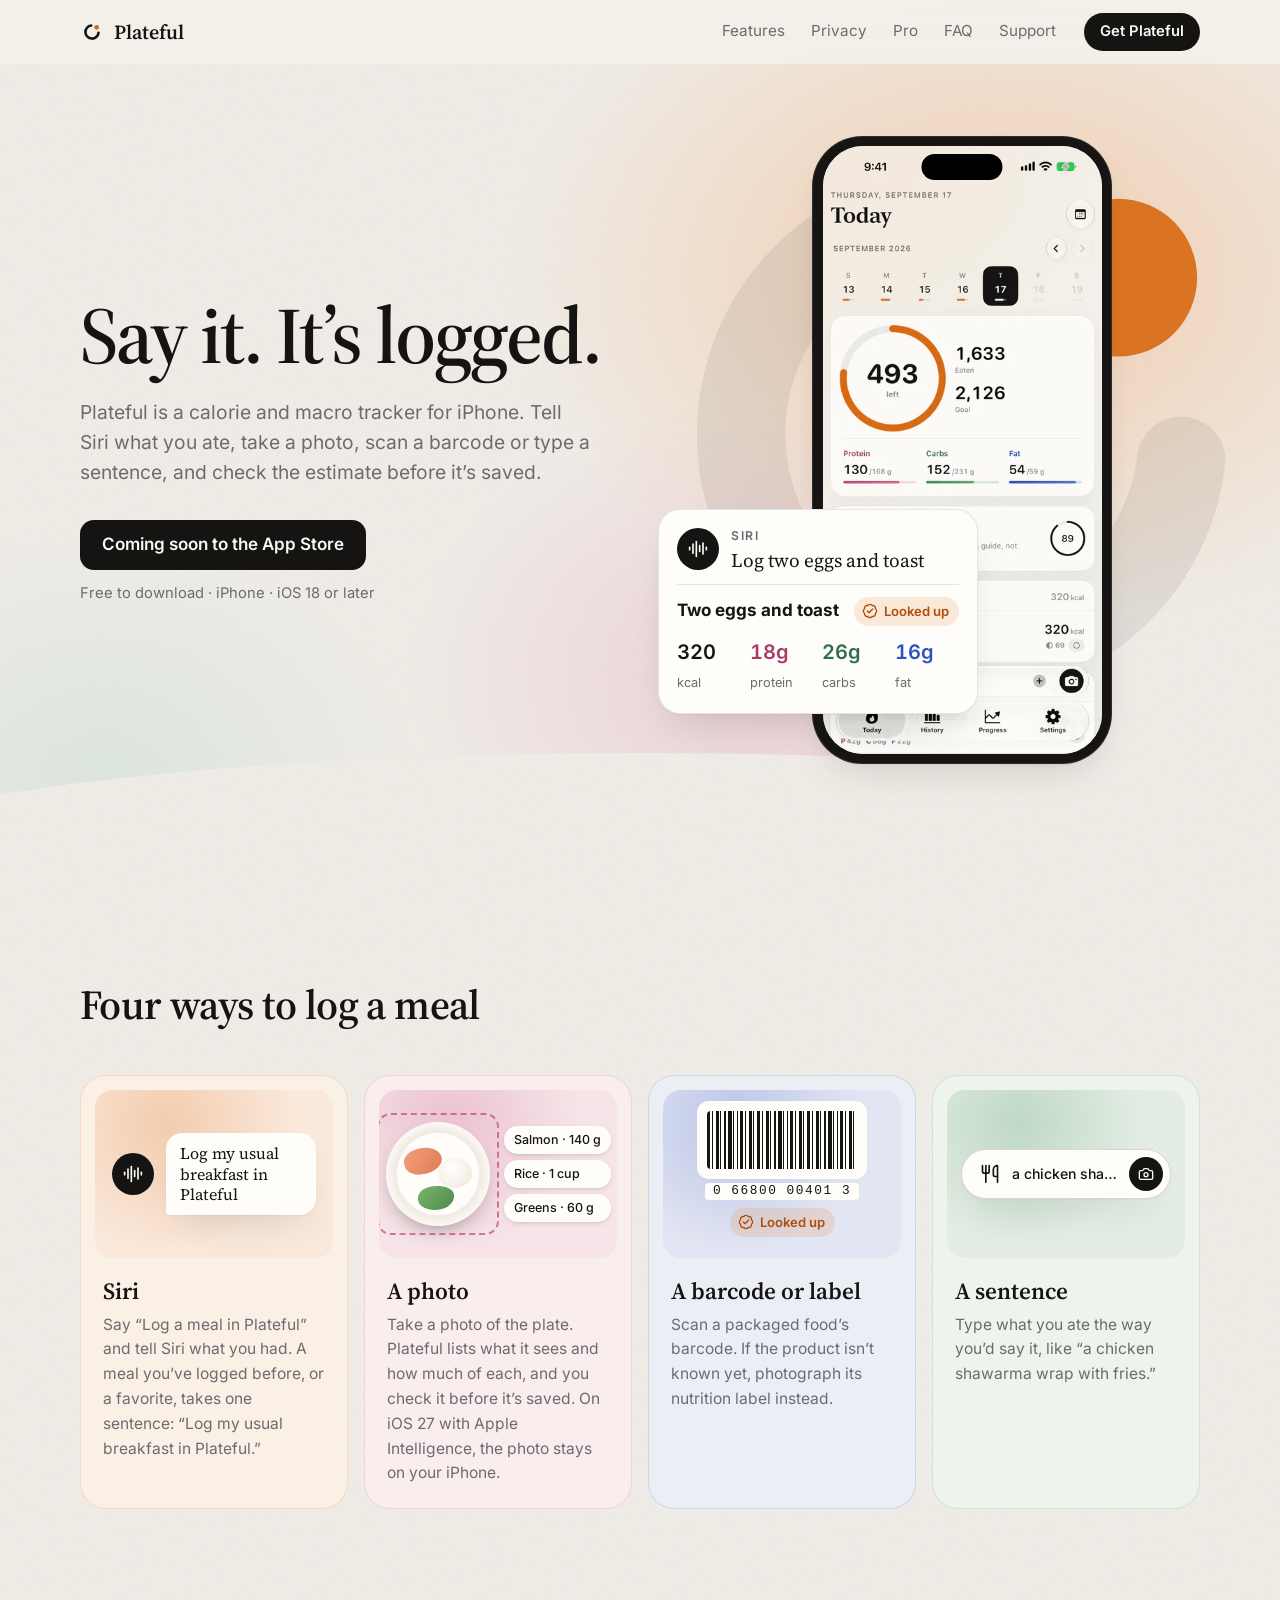
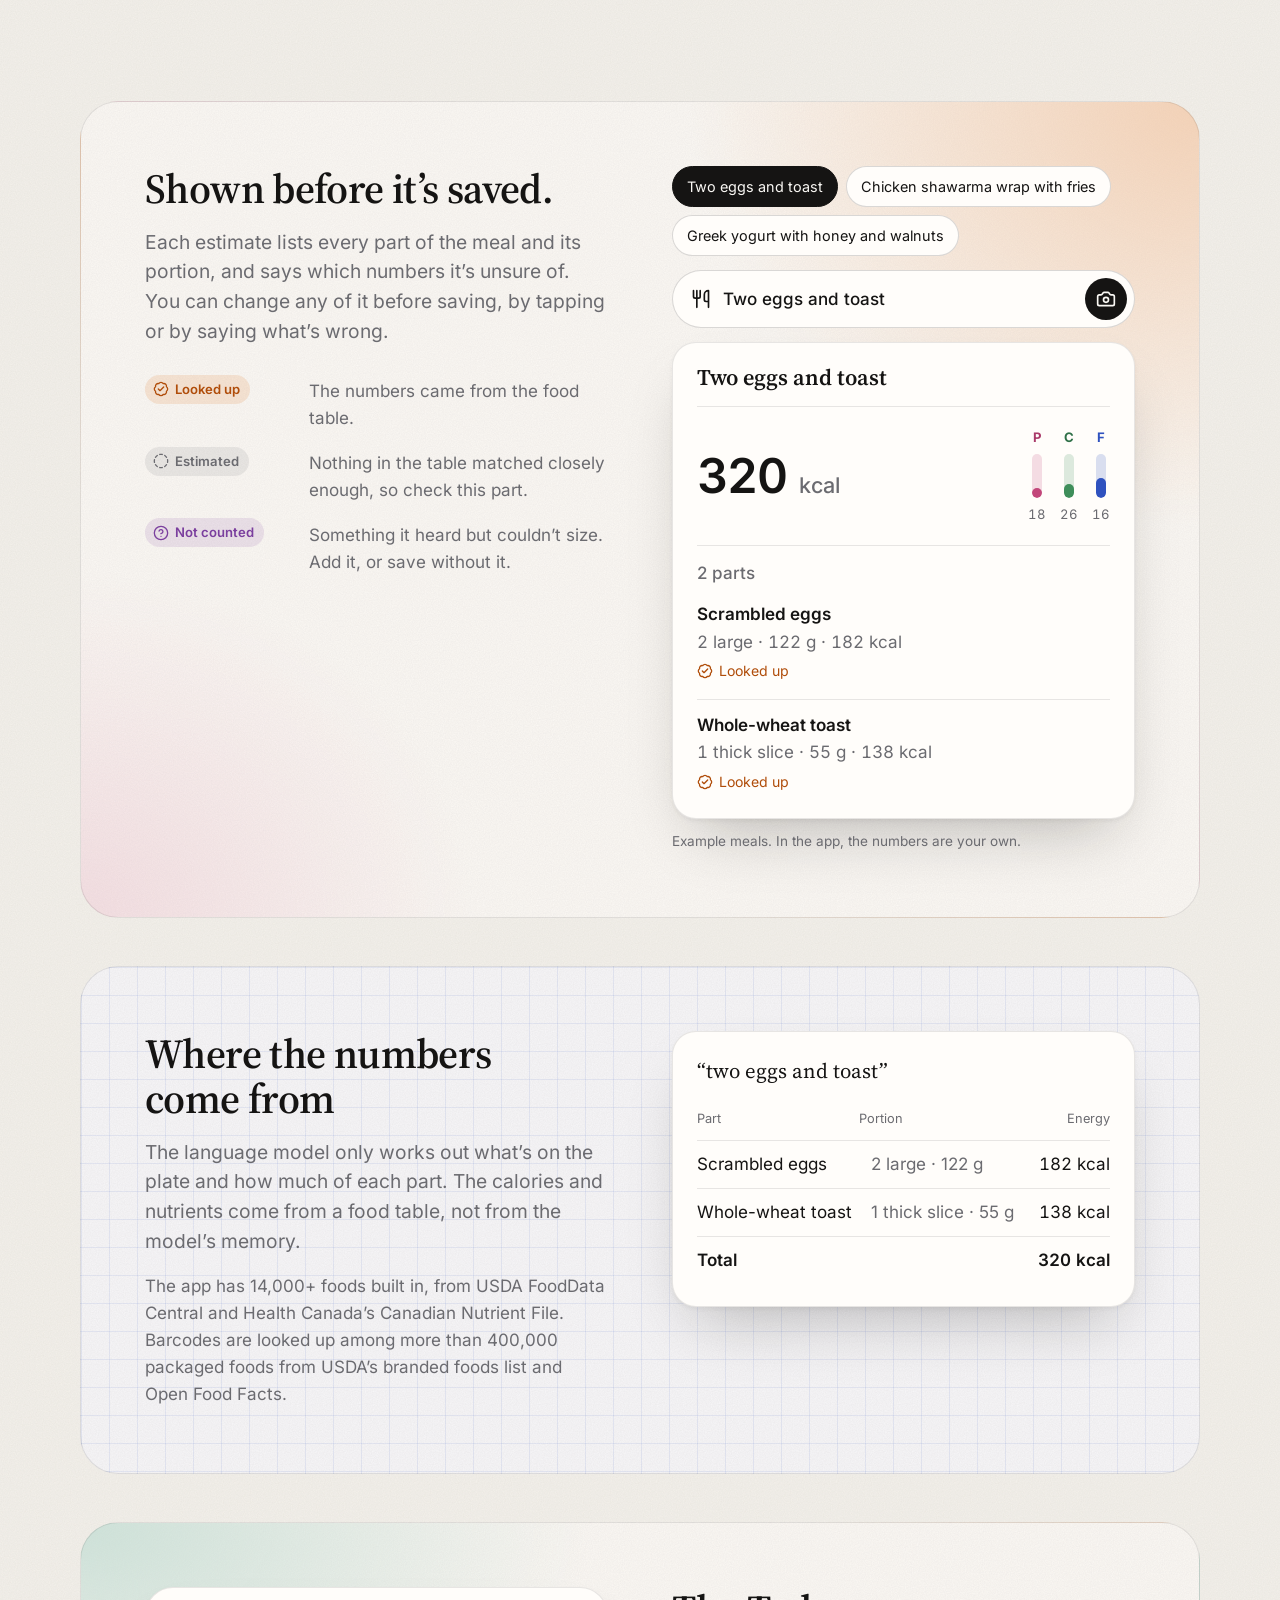
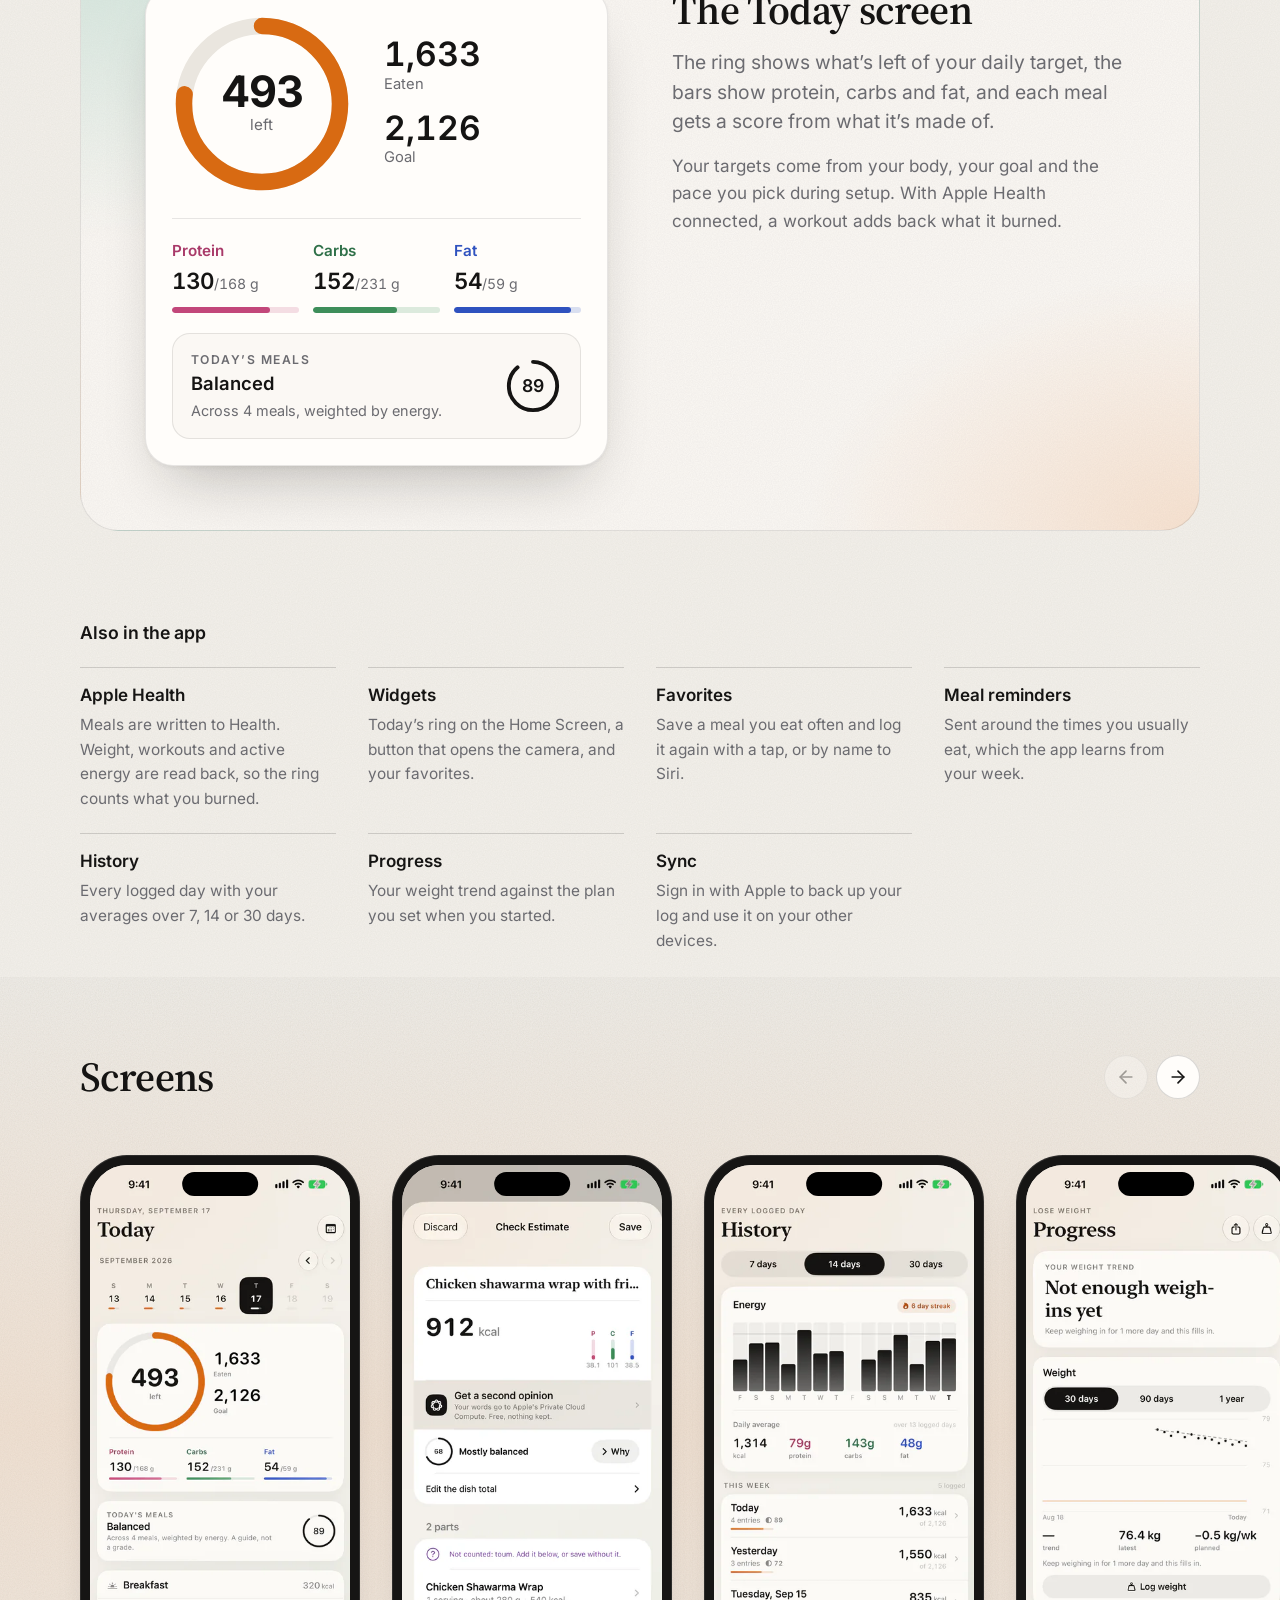
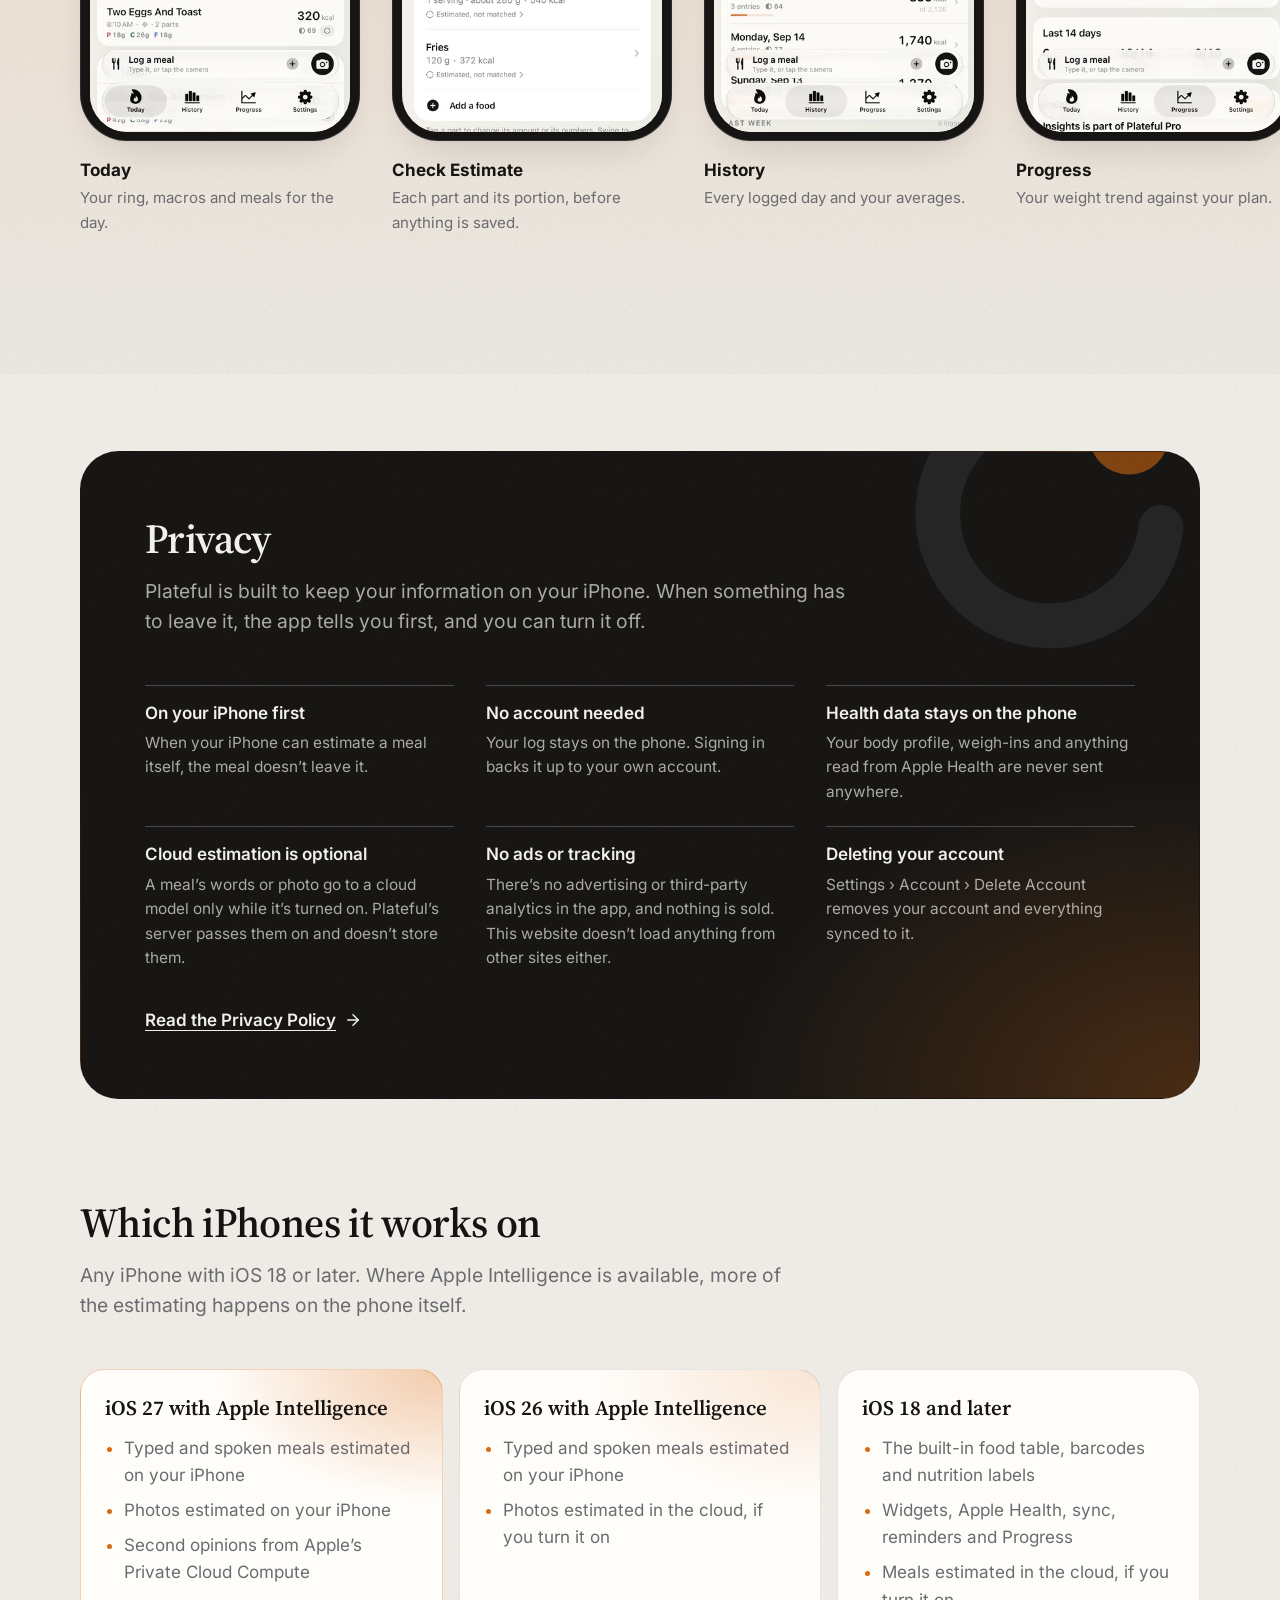
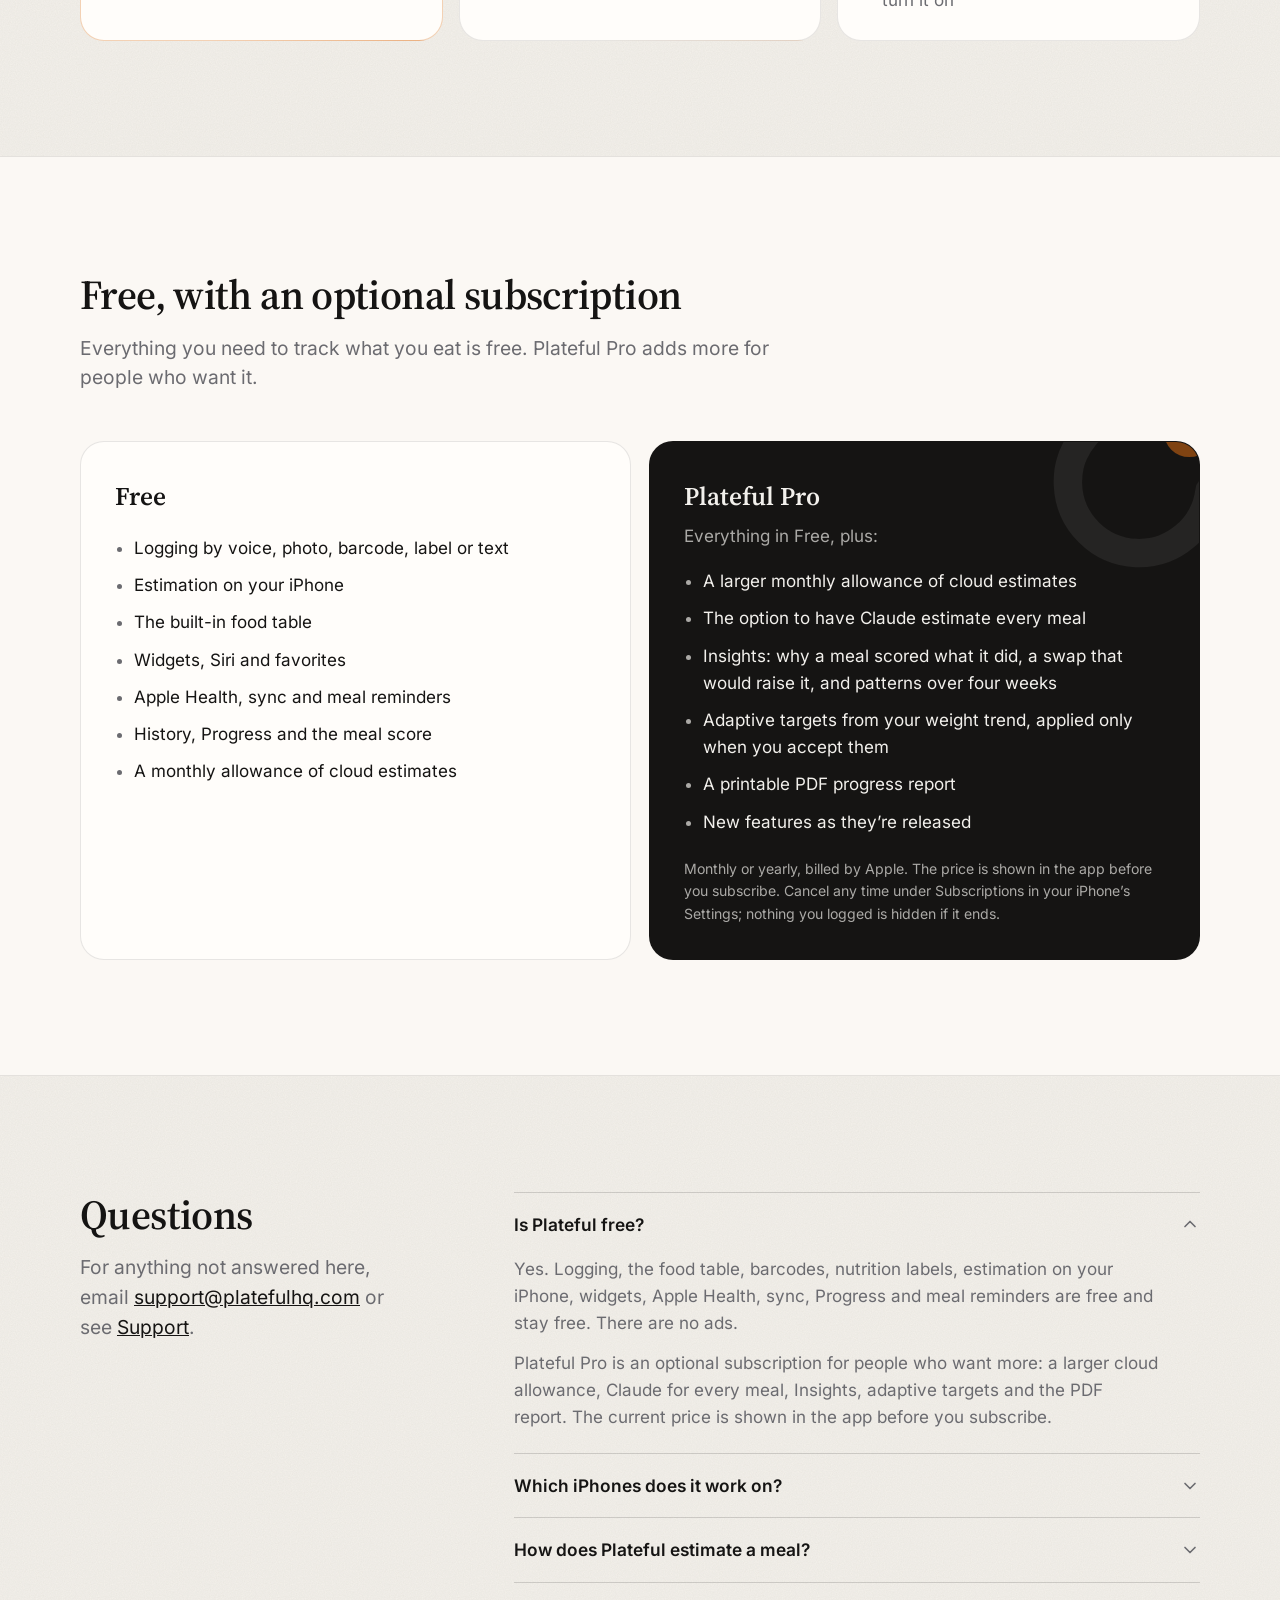
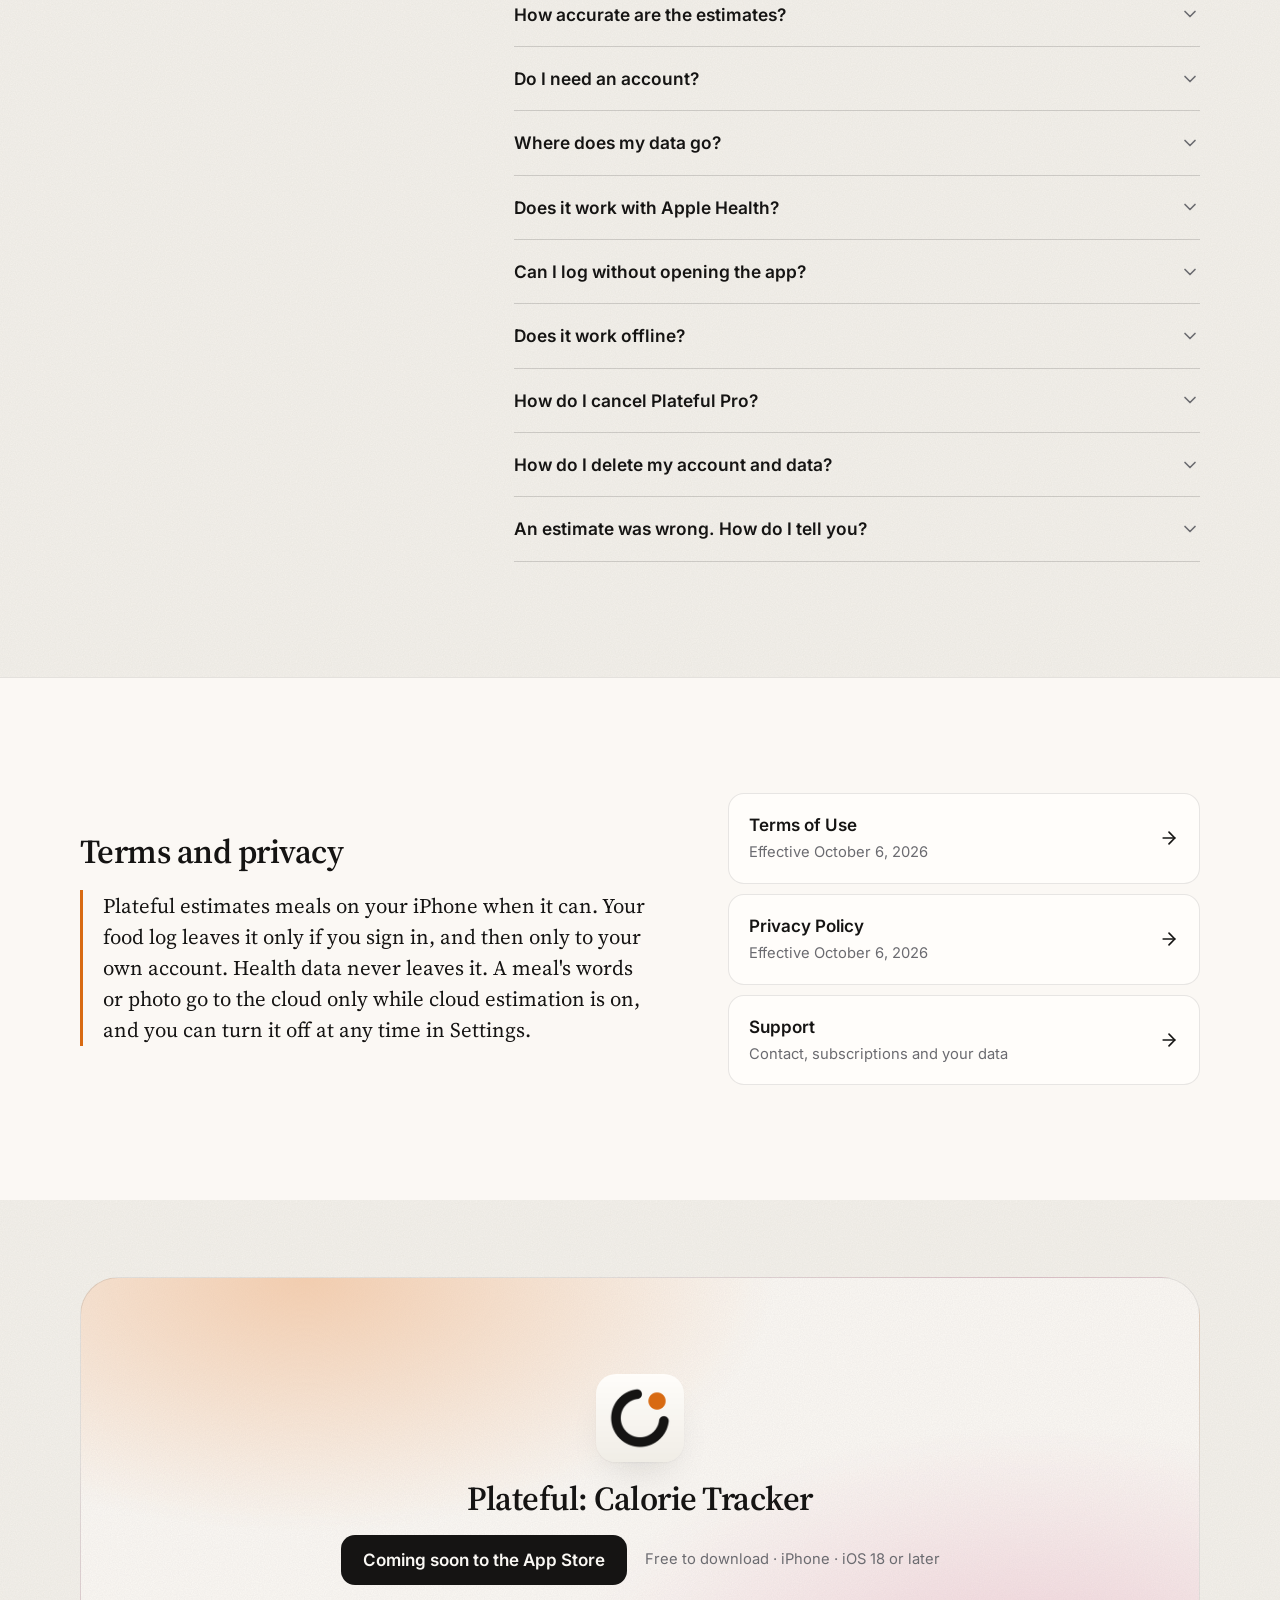
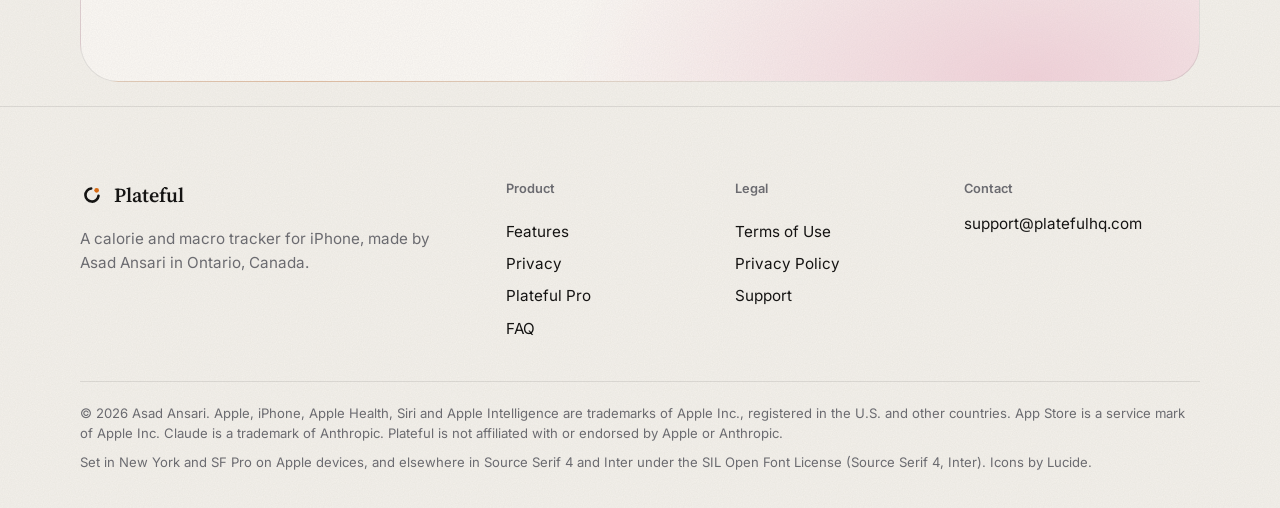
<file: index.html>
<!doctype html>
<html lang="en">
<head>
<meta charset="utf-8">
<meta name="viewport" content="width=device-width, initial-scale=1, viewport-fit=cover">
<meta name="color-scheme" content="light dark">
<meta name="theme-color" content="#F4F1EB" media="(prefers-color-scheme: light)">
<meta name="theme-color" content="#0F0F10" media="(prefers-color-scheme: dark)">
<meta http-equiv="Content-Security-Policy" content="default-src 'self'; img-src 'self' data:; style-src 'self' 'unsafe-inline'; script-src 'self'; font-src 'self'; connect-src 'none'; object-src 'none'; base-uri 'none'; form-action 'none'">
<meta name="referrer" content="strict-origin-when-cross-origin">
<title>Plateful — Calorie &amp; Macro Tracker for iPhone</title>
<meta name="description" content="Plateful is a calorie and macro tracker for iPhone. Tell Siri, snap a photo, scan a barcode or type a sentence: Plateful works out what and how much, looks the numbers up, and keeps it on your iPhone.">
<link rel="canonical" href="https://platefulhq.com/">
<meta property="og:type" content="website">
<meta property="og:site_name" content="Plateful">
<meta property="og:title" content="Plateful — Calorie &amp; Macro Tracker for iPhone">
<meta property="og:description" content="Plateful is a calorie and macro tracker for iPhone. Tell Siri, snap a photo, scan a barcode or type a sentence: Plateful works out what and how much, looks the numbers up, and keeps it on your iPhone.">
<meta property="og:url" content="https://platefulhq.com/">
<meta property="og:image" content="https://platefulhq.com/assets/media/og.png">
<meta property="og:image:width" content="1200">
<meta property="og:image:height" content="630">
<meta property="og:image:alt" content="Plateful on iPhone: Say it. It’s logged.">
<meta name="twitter:card" content="summary_large_image">
<link rel="icon" href="assets/favicon.svg" type="image/svg+xml">
<link rel="apple-touch-icon" href="assets/apple-touch-icon.png">
<link rel="stylesheet" href="assets/site.css?v=918f4177">
<script src="assets/site.js?v=1f55a152" defer></script>
<script type="application/ld+json">{"@context":"https://schema.org","@type":"MobileApplication","name":"Plateful","operatingSystem":"iOS 18.0 or later","applicationCategory":"HealthApplication","description":"Plateful is a calorie and macro tracker for iPhone. Tell Siri, snap a photo, scan a barcode or type a sentence: Plateful works out what and how much, looks the numbers up, and keeps it on your iPhone.","author":{"@type":"Person","name":"Asad Ansari"}}</script>
<script type="application/ld+json">{"@context":"https://schema.org","@type":"FAQPage","mainEntity":[{"@type":"Question","name":"Is Plateful free?","acceptedAnswer":{"@type":"Answer","text":"Yes. Logging, the food table, barcodes, nutrition labels, estimation on your iPhone, widgets, Apple Health, sync, Progress and meal reminders are free and stay free. There are no ads. Plateful Pro is an optional subscription for people who want more: a larger cloud allowance, Claude for every meal, Insights, adaptive targets and the PDF report. The current price is shown in the app before you subscribe."}},{"@type":"Question","name":"Which iPhones does it work on?","acceptedAnswer":{"@type":"Answer","text":"Any iPhone with iOS 18 or later. With Apple Intelligence on iOS 26, typed and spoken meals are estimated on the iPhone itself; on iOS 27, photos are too. On any other iPhone the food table, barcodes, labels and everything else work the same, and meals can be estimated in the cloud when you turn that on. Plateful is made for iPhone only. There is no iPad, Mac, Android or web version."}},{"@type":"Question","name":"How does Plateful estimate a meal?","acceptedAnswer":{"@type":"Answer","text":"A language model reads what you said, typed or photographed and works out what is on the plate and how much of each part. The calories and nutrients then come from a food table (USDA FoodData Central, Health Canada’s Canadian Nutrient File and Open Food Facts), not from the model’s memory. Parts it matched in the table are marked “Looked up”; the rest are marked as estimates."}},{"@type":"Question","name":"How accurate are the estimates?","acceptedAnswer":{"@type":"Answer","text":"Portions and recipes vary, and a model can misjudge a plate, so no estimate is exact. That is why every estimate is shown before it is saved, with each part, its portion and anything the model was unsure of. You can change any of it by tapping, or by saying what to fix. Plateful is not medical advice, and its estimates can be wrong about what a meal contains, including allergens. Never rely on it to decide whether a food is safe for you."}},{"@type":"Question","name":"Do I need an account?","acceptedAnswer":{"@type":"Answer","text":"No. Without one, your log stays on your iPhone. Signing in with Apple backs your log up and syncs it to your other devices, and is needed for cloud estimation."}},{"@type":"Question","name":"Where does my data go?","acceptedAnswer":{"@type":"Answer","text":"Your food log leaves your iPhone only if you sign in, and then only to your own account. Health data never leaves it. A meal’s words or photo go to a cloud model only while cloud estimation is on, and Plateful’s server does not store them. There is no advertising and no third-party analytics or tracking. The Privacy Policy lists every flow, what is kept and for how long: https://platefulhq.com/privacy/"}},{"@type":"Question","name":"Does it work with Apple Health?","acceptedAnswer":{"@type":"Answer","text":"Yes, if you connect it. Plateful writes your meals to Health and reads your weight, workouts and active energy, so your weight trend and the energy you burned show up in the app. What it reads from Health stays on your iPhone."}},{"@type":"Question","name":"Can I log without opening the app?","acceptedAnswer":{"@type":"Answer","text":"Yes. Say “Log a meal in Plateful” and tell Siri what you had. A meal you have logged before, or a favorite, takes one sentence: “Log my usual breakfast in Plateful.” The Home Screen widgets log a favorite or open the camera in one tap."}},{"@type":"Question","name":"Does it work offline?","acceptedAnswer":{"@type":"Answer","text":"Mostly. The food table is built into the app, and on an iPhone with Apple Intelligence, estimation happens on the phone. A barcode that is not in the built-in table, cloud estimation and sync need a connection."}},{"@type":"Question","name":"How do I cancel Plateful Pro?","acceptedAnswer":{"@type":"Answer","text":"Pro is billed by Apple. Open the Settings app, tap your name, then Subscriptions. You keep Pro until the end of the period you paid for, and nothing you logged is ever removed or hidden when it ends. Refunds are handled by Apple at https://reportaproblem.apple.com."}},{"@type":"Question","name":"How do I delete my account and data?","acceptedAnswer":{"@type":"Answer","text":"In the app, open Settings, Account and tap Delete Account. That removes your account and everything synced to it. Deleting the app removes what it stored on your iPhone."}},{"@type":"Question","name":"An estimate was wrong. How do I tell you?","acceptedAnswer":{"@type":"Answer","text":"Open the meal, tap the ⋯ button and choose Report an Issue. The report carries the numbers the estimate produced, so it can be traced and fixed. For anything else, email support@platefulhq.com."}}]}</script>
</head>
<body class="landing">
<a class="skip" href="#main">Skip to content</a>
<header class="site-header" data-header>
<div class="wrap nav">
<a class="brand" href="./" aria-label="Plateful home"><svg class="mark" viewBox="0 0 1024 1024" aria-hidden="true"><path d="M789.9 546.1A280 280 0 1 1 477.9 234.1" fill="none" stroke="currentColor" stroke-width="112" stroke-linecap="round"/><circle cx="710" cy="314" r="100" class="mark-dot"/></svg><span>Plateful</span></a>
<nav class="nav-links" id="site-menu" aria-label="Primary">
<a href="#features">Features</a>
<a href="#privacy">Privacy</a>
<a href="#pro">Pro</a>
<a href="#faq">FAQ</a>
<a href="support/">Support</a>
</nav>
<a class="button button-small nav-cta" href="#download">Get Plateful</a>
<button class="menu-toggle" type="button" aria-expanded="false" aria-controls="site-menu" aria-label="Open menu" data-menu-toggle><svg class="icon icon-open" viewBox="0 0 24 24" fill="none" stroke="currentColor" stroke-width="2" stroke-linecap="round" stroke-linejoin="round" aria-hidden="true"><path d="M4 5h16"/><path d="M4 12h16"/><path d="M4 19h16"/></svg><svg class="icon icon-close" viewBox="0 0 24 24" fill="none" stroke="currentColor" stroke-width="2" stroke-linecap="round" stroke-linejoin="round" aria-hidden="true"><path d="M18 6 6 18"/><path d="m6 6 12 12"/></svg></button>
</div>
</header>
<main id="main">
<section class="hero" id="top">
<div class="wrap hero-grid">
<div class="hero-copy">
<h1 class="display hero-title">Say it. It’s logged.</h1>
<p class="lede">Plateful is a calorie and macro tracker for iPhone. Tell Siri what you ate, take a photo, scan a barcode or type a sentence, and check the estimate before it’s saved.</p>
<div class="download">
<span class="store-soon" role="note">Coming soon to the App Store</span>
<p class="download-note">Free to download · iPhone · iOS 18 or later</p>
</div>
</div>
<div class="hero-visual">
<svg class="hero-mark" viewBox="0 0 1024 1024" aria-hidden="true"><path d="M789.9 546.1A280 280 0 1 1 477.9 234.1"/><circle cx="710" cy="314" r="100"/></svg>
<div class="phone phone-hero">
<div class="phone-screen">
<picture>
<source media="(prefers-color-scheme: dark)" srcset="assets/media/screen-today-dark-400.webp 400w, assets/media/screen-today-dark-800.webp 800w" sizes="(min-width: 960px) 340px, 72vw">
<img src="assets/media/screen-today-light-800.webp" srcset="assets/media/screen-today-light-400.webp 400w, assets/media/screen-today-light-800.webp 800w" sizes="(min-width: 960px) 340px, 72vw" width="800" height="1738" alt="The Today screen in Plateful: 493 calories left of 2,126, with protein, carbs and fat bars and the day’s meals." fetchpriority="high" decoding="async">
</picture>
<span class="phone-island" aria-hidden="true"></span>
</div>
</div>
<div class="siri-card" aria-hidden="true">
<div class="siri-top">
<span class="siri-orb"><svg class="icon" viewBox="0 0 24 24" fill="none" stroke="currentColor" stroke-width="2" stroke-linecap="round" stroke-linejoin="round" aria-hidden="true"><path d="M2 10v3"/><path d="M6 6v11"/><path d="M10 3v18"/><path d="M14 8v7"/><path d="M18 5v13"/><path d="M22 10v3"/></svg></span>
<div>
<p class="micro">Siri</p>
<p class="siri-said">Log two eggs and toast</p>
</div>
</div>
<div class="siri-result">
<div class="siri-title"><strong>Two eggs and toast</strong><span class="chip-looked"><svg class="icon" viewBox="0 0 24 24" fill="none" stroke="currentColor" stroke-width="2" stroke-linecap="round" stroke-linejoin="round" aria-hidden="true"><path d="M3.85 8.62a4 4 0 0 1 4.78-4.77 4 4 0 0 1 6.74 0 4 4 0 0 1 4.78 4.78 4 4 0 0 1 0 6.74 4 4 0 0 1-4.77 4.78 4 4 0 0 1-6.75 0 4 4 0 0 1-4.78-4.77 4 4 0 0 1 0-6.76Z"/><path d="m16 9-5.5 5.5L8 12"/></svg>Looked up</span></div>
<div class="siri-macros">
<div><b>320</b><span>kcal</span></div>
<div class="t-protein"><b>18g</b><span>protein</span></div>
<div class="t-carbs"><b>26g</b><span>carbs</span></div>
<div class="t-fat"><b>16g</b><span>fat</span></div>
</div>
</div>
</div>
</div>
</div>
</section>
<section class="section" id="features" aria-labelledby="features-title">
<div class="wrap">
<header class="section-head ">
<h2 class="display" id="features-title">Four ways to log a meal</h2>
</header>
<div class="ways">
<div class="way tone-flame">
<div class="art art-siri" aria-hidden="true">
<span class="siri-orb"><svg class="icon" viewBox="0 0 24 24" fill="none" stroke="currentColor" stroke-width="2" stroke-linecap="round" stroke-linejoin="round" aria-hidden="true"><path d="M2 10v3"/><path d="M6 6v11"/><path d="M10 3v18"/><path d="M14 8v7"/><path d="M18 5v13"/><path d="M22 10v3"/></svg></span>
<span class="art-bubble">Log my usual breakfast in Plateful</span>
</div>
<h3>Siri</h3>
<p>Say “Log a meal in Plateful” and tell Siri what you had. A meal you’ve logged before, or a favorite, takes one sentence: “Log my usual breakfast in Plateful.”</p>
</div>
<div class="way tone-protein">
<div class="art art-photo" aria-hidden="true">
<span class="plate"><i class="food food-a"></i><i class="food food-b"></i><i class="food food-c"></i></span>
<span class="art-tags"><span>Salmon · 140 g</span><span>Rice · 1 cup</span><span>Greens · 60 g</span></span>
</div>
<h3>A photo</h3>
<p>Take a photo of the plate. Plateful lists what it sees and how much of each, and you check it before it’s saved. On iOS 27 with Apple Intelligence, the photo stays on your iPhone.</p>
</div>
<div class="way tone-fat">
<div class="art art-barcode" aria-hidden="true">
<span class="barcode"></span>
<span class="barcode-digits">0 66800 00401 3</span>
<span class="chip-looked"><svg class="icon" viewBox="0 0 24 24" fill="none" stroke="currentColor" stroke-width="2" stroke-linecap="round" stroke-linejoin="round" aria-hidden="true"><path d="M3.85 8.62a4 4 0 0 1 4.78-4.77 4 4 0 0 1 6.74 0 4 4 0 0 1 4.78 4.78 4 4 0 0 1 0 6.74 4 4 0 0 1-4.77 4.78 4 4 0 0 1-6.75 0 4 4 0 0 1-4.78-4.77 4 4 0 0 1 0-6.76Z"/><path d="m16 9-5.5 5.5L8 12"/></svg>Looked up</span>
</div>
<h3>A barcode or label</h3>
<p>Scan a packaged food’s barcode. If the product isn’t known yet, photograph its nutrition label instead.</p>
</div>
<div class="way tone-carbs">
<div class="art art-type" aria-hidden="true">
<span class="log-bar"><svg class="icon log-bar-icon" viewBox="0 0 24 24" fill="none" stroke="currentColor" stroke-width="2" stroke-linecap="round" stroke-linejoin="round" aria-hidden="true"><path d="M3 2v7c0 1.1.9 2 2 2h4a2 2 0 0 0 2-2V2"/><path d="M7 2v20"/><path d="M21 15V2a5 5 0 0 0-5 5v6c0 1.1.9 2 2 2h3Zm0 0v7"/></svg><span class="log-bar-text">a chicken shawarma wrap with fries</span><span class="log-bar-camera"><svg class="icon" viewBox="0 0 24 24" fill="none" stroke="currentColor" stroke-width="2" stroke-linecap="round" stroke-linejoin="round" aria-hidden="true"><path d="M13.997 4a2 2 0 0 1 1.76 1.05l.486.9A2 2 0 0 0 18.003 7H20a2 2 0 0 1 2 2v9a2 2 0 0 1-2 2H4a2 2 0 0 1-2-2V9a2 2 0 0 1 2-2h1.997a2 2 0 0 0 1.759-1.048l.489-.904A2 2 0 0 1 10.004 4z"/><circle cx="12" cy="13" r="3"/></svg></span></span>
</div>
<h3>A sentence</h3>
<p>Type what you ate the way you’d say it, like “a chicken shawarma wrap with fries.”</p>
</div>
</div>
</div>
</section>
<section class="section section-flush" id="check" aria-labelledby="check-title">
<div class="wrap">
<div class="stage stage-ember split">
<div class="split-copy">
<h2 class="display" id="check-title">Shown before it’s saved.</h2>
<p class="lede">Each estimate lists every part of the meal and its portion, and says which numbers it’s unsure of. You can change any of it before saving, by tapping or by saying what’s wrong.</p>
<dl class="labels">
<div><dt><span class="chip-looked"><svg class="icon" viewBox="0 0 24 24" fill="none" stroke="currentColor" stroke-width="2" stroke-linecap="round" stroke-linejoin="round" aria-hidden="true"><path d="M3.85 8.62a4 4 0 0 1 4.78-4.77 4 4 0 0 1 6.74 0 4 4 0 0 1 4.78 4.78 4 4 0 0 1 0 6.74 4 4 0 0 1-4.77 4.78 4 4 0 0 1-6.75 0 4 4 0 0 1-4.78-4.77 4 4 0 0 1 0-6.76Z"/><path d="m16 9-5.5 5.5L8 12"/></svg>Looked up</span></dt><dd>The numbers came from the food table.</dd></div>
<div><dt><span class="chip-estimated"><svg class="icon" viewBox="0 0 24 24" fill="none" stroke="currentColor" stroke-width="2" stroke-linecap="round" stroke-linejoin="round" aria-hidden="true"><path d="M10.1 2.182a10 10 0 0 1 3.8 0"/><path d="M13.9 21.818a10 10 0 0 1-3.8 0"/><path d="M17.609 3.721a10 10 0 0 1 2.69 2.7"/><path d="M2.182 13.9a10 10 0 0 1 0-3.8"/><path d="M20.279 17.609a10 10 0 0 1-2.7 2.69"/><path d="M21.818 10.1a10 10 0 0 1 0 3.8"/><path d="M3.721 6.391a10 10 0 0 1 2.7-2.69"/><path d="M6.391 20.279a10 10 0 0 1-2.69-2.7"/></svg>Estimated</span></dt><dd>Nothing in the table matched closely enough, so check this part.</dd></div>
<div><dt><span class="chip-warning"><svg class="icon" viewBox="0 0 24 24" fill="none" stroke="currentColor" stroke-width="2" stroke-linecap="round" stroke-linejoin="round" aria-hidden="true"><circle cx="12" cy="12" r="10"/><path d="M9.09 9a3 3 0 0 1 5.83 1c0 2-3 3-3 3"/><path d="M12 17h.01"/></svg>Not counted</span></dt><dd>Something it heard but couldn’t size. Add it, or save without it.</dd></div>
</dl>
</div>
<div class="demo" data-demo>
<div class="demo-tabs" role="tablist" aria-label="Example meals">
<button class="demo-tab" type="button" role="tab" id="demo-tab-0" aria-controls="demo-0" aria-selected="true" tabindex="0" data-demo-tab="0">Two eggs and toast</button>
<button class="demo-tab" type="button" role="tab" id="demo-tab-1" aria-controls="demo-1" aria-selected="false" tabindex="-1" data-demo-tab="1">Chicken shawarma wrap with fries</button>
<button class="demo-tab" type="button" role="tab" id="demo-tab-2" aria-controls="demo-2" aria-selected="false" tabindex="-1" data-demo-tab="2">Greek yogurt with honey and walnuts</button>
</div>
<div class="demo-panel" id="demo-0" role="tabpanel" aria-labelledby="demo-tab-0" data-demo-panel>
<div class="log-bar">
<svg class="icon log-bar-icon" viewBox="0 0 24 24" fill="none" stroke="currentColor" stroke-width="2" stroke-linecap="round" stroke-linejoin="round" aria-hidden="true"><path d="M3 2v7c0 1.1.9 2 2 2h4a2 2 0 0 0 2-2V2"/><path d="M7 2v20"/><path d="M21 15V2a5 5 0 0 0-5 5v6c0 1.1.9 2 2 2h3Zm0 0v7"/></svg>
<p class="log-bar-text">Two eggs and toast</p>
<span class="log-bar-camera"><svg class="icon" viewBox="0 0 24 24" fill="none" stroke="currentColor" stroke-width="2" stroke-linecap="round" stroke-linejoin="round" aria-hidden="true"><path d="M13.997 4a2 2 0 0 1 1.76 1.05l.486.9A2 2 0 0 0 18.003 7H20a2 2 0 0 1 2 2v9a2 2 0 0 1-2 2H4a2 2 0 0 1-2-2V9a2 2 0 0 1 2-2h1.997a2 2 0 0 0 1.759-1.048l.489-.904A2 2 0 0 1 10.004 4z"/><circle cx="12" cy="13" r="3"/></svg></span>
</div>
<div class="estimate-card">
<p class="estimate-title">Two eggs and toast</p>
<div class="estimate-numbers">
<p class="estimate-kcal">320 <span class="unit">kcal</span></p>
<div class="mini-bars" role="img" aria-label="Protein 18 grams, carbs 26 grams, fat 16 grams"><div class="mini-bar mini-protein"><span class="mini-letter">P</span><span class="mini-track"><span class="mini-fill" style="--fill:23%"></span></span><span class="mini-value">18</span></div><div class="mini-bar mini-carbs"><span class="mini-letter">C</span><span class="mini-track"><span class="mini-fill" style="--fill:33%"></span></span><span class="mini-value">26</span></div><div class="mini-bar mini-fat"><span class="mini-letter">F</span><span class="mini-track"><span class="mini-fill" style="--fill:45%"></span></span><span class="mini-value">16</span></div></div>
</div>
<p class="parts-count">2 parts</p>
<ul class="parts">

<li class="part">
<p class="part-name">Scrambled eggs</p>
<p class="part-meta">2 large · 122 g · 182 kcal</p>
<span class="prov prov-looked"><svg class="icon" viewBox="0 0 24 24" fill="none" stroke="currentColor" stroke-width="2" stroke-linecap="round" stroke-linejoin="round" aria-hidden="true"><path d="M3.85 8.62a4 4 0 0 1 4.78-4.77 4 4 0 0 1 6.74 0 4 4 0 0 1 4.78 4.78 4 4 0 0 1 0 6.74 4 4 0 0 1-4.77 4.78 4 4 0 0 1-6.75 0 4 4 0 0 1-4.78-4.77 4 4 0 0 1 0-6.76Z"/><path d="m16 9-5.5 5.5L8 12"/></svg>Looked up</span>
</li>
<li class="part">
<p class="part-name">Whole-wheat toast</p>
<p class="part-meta">1 thick slice · 55 g · 138 kcal</p>
<span class="prov prov-looked"><svg class="icon" viewBox="0 0 24 24" fill="none" stroke="currentColor" stroke-width="2" stroke-linecap="round" stroke-linejoin="round" aria-hidden="true"><path d="M3.85 8.62a4 4 0 0 1 4.78-4.77 4 4 0 0 1 6.74 0 4 4 0 0 1 4.78 4.78 4 4 0 0 1 0 6.74 4 4 0 0 1-4.77 4.78 4 4 0 0 1-6.75 0 4 4 0 0 1-4.78-4.77 4 4 0 0 1 0-6.76Z"/><path d="m16 9-5.5 5.5L8 12"/></svg>Looked up</span>
</li>
</ul>
</div>
</div>
<div class="demo-panel" id="demo-1" role="tabpanel" aria-labelledby="demo-tab-1" data-demo-panel hidden>
<div class="log-bar">
<svg class="icon log-bar-icon" viewBox="0 0 24 24" fill="none" stroke="currentColor" stroke-width="2" stroke-linecap="round" stroke-linejoin="round" aria-hidden="true"><path d="M3 2v7c0 1.1.9 2 2 2h4a2 2 0 0 0 2-2V2"/><path d="M7 2v20"/><path d="M21 15V2a5 5 0 0 0-5 5v6c0 1.1.9 2 2 2h3Zm0 0v7"/></svg>
<p class="log-bar-text">Chicken shawarma wrap with fries</p>
<span class="log-bar-camera"><svg class="icon" viewBox="0 0 24 24" fill="none" stroke="currentColor" stroke-width="2" stroke-linecap="round" stroke-linejoin="round" aria-hidden="true"><path d="M13.997 4a2 2 0 0 1 1.76 1.05l.486.9A2 2 0 0 0 18.003 7H20a2 2 0 0 1 2 2v9a2 2 0 0 1-2 2H4a2 2 0 0 1-2-2V9a2 2 0 0 1 2-2h1.997a2 2 0 0 0 1.759-1.048l.489-.904A2 2 0 0 1 10.004 4z"/><circle cx="12" cy="13" r="3"/></svg></span>
</div>
<div class="estimate-card">
<p class="estimate-title">Chicken shawarma wrap with fries</p>
<div class="estimate-numbers">
<p class="estimate-kcal">912 <span class="unit">kcal</span></p>
<div class="mini-bars" role="img" aria-label="Protein 38.1 grams, carbs 101 grams, fat 38.5 grams"><div class="mini-bar mini-protein"><span class="mini-letter">P</span><span class="mini-track"><span class="mini-fill" style="--fill:17%"></span></span><span class="mini-value">38.1</span></div><div class="mini-bar mini-carbs"><span class="mini-letter">C</span><span class="mini-track"><span class="mini-fill" style="--fill:45%"></span></span><span class="mini-value">101</span></div><div class="mini-bar mini-fat"><span class="mini-letter">F</span><span class="mini-track"><span class="mini-fill" style="--fill:38%"></span></span><span class="mini-value">38.5</span></div></div>
</div>
<p class="parts-count">2 parts</p>
<ul class="parts">
<li class="part-note"><svg class="icon" viewBox="0 0 24 24" fill="none" stroke="currentColor" stroke-width="2" stroke-linecap="round" stroke-linejoin="round" aria-hidden="true"><circle cx="12" cy="12" r="10"/><path d="M9.09 9a3 3 0 0 1 5.83 1c0 2-3 3-3 3"/><path d="M12 17h.01"/></svg><span>Not counted: toum. Add it below, or save without it.</span></li>
<li class="part">
<p class="part-name">Chicken shawarma wrap</p>
<p class="part-meta">1 serving · about 280 g · 540 kcal</p>
<span class="prov prov-estimated"><svg class="icon" viewBox="0 0 24 24" fill="none" stroke="currentColor" stroke-width="2" stroke-linecap="round" stroke-linejoin="round" aria-hidden="true"><path d="M10.1 2.182a10 10 0 0 1 3.8 0"/><path d="M13.9 21.818a10 10 0 0 1-3.8 0"/><path d="M17.609 3.721a10 10 0 0 1 2.69 2.7"/><path d="M2.182 13.9a10 10 0 0 1 0-3.8"/><path d="M20.279 17.609a10 10 0 0 1-2.7 2.69"/><path d="M21.818 10.1a10 10 0 0 1 0 3.8"/><path d="M3.721 6.391a10 10 0 0 1 2.7-2.69"/><path d="M6.391 20.279a10 10 0 0 1-2.69-2.7"/></svg>Estimated, not matched</span>
</li>
<li class="part">
<p class="part-name">Fries</p>
<p class="part-meta">120 g · 372 kcal</p>
<span class="prov prov-estimated"><svg class="icon" viewBox="0 0 24 24" fill="none" stroke="currentColor" stroke-width="2" stroke-linecap="round" stroke-linejoin="round" aria-hidden="true"><path d="M10.1 2.182a10 10 0 0 1 3.8 0"/><path d="M13.9 21.818a10 10 0 0 1-3.8 0"/><path d="M17.609 3.721a10 10 0 0 1 2.69 2.7"/><path d="M2.182 13.9a10 10 0 0 1 0-3.8"/><path d="M20.279 17.609a10 10 0 0 1-2.7 2.69"/><path d="M21.818 10.1a10 10 0 0 1 0 3.8"/><path d="M3.721 6.391a10 10 0 0 1 2.7-2.69"/><path d="M6.391 20.279a10 10 0 0 1-2.69-2.7"/></svg>Estimated, not matched</span>
</li>
</ul>
</div>
</div>
<div class="demo-panel" id="demo-2" role="tabpanel" aria-labelledby="demo-tab-2" data-demo-panel hidden>
<div class="log-bar">
<svg class="icon log-bar-icon" viewBox="0 0 24 24" fill="none" stroke="currentColor" stroke-width="2" stroke-linecap="round" stroke-linejoin="round" aria-hidden="true"><path d="M3 2v7c0 1.1.9 2 2 2h4a2 2 0 0 0 2-2V2"/><path d="M7 2v20"/><path d="M21 15V2a5 5 0 0 0-5 5v6c0 1.1.9 2 2 2h3Zm0 0v7"/></svg>
<p class="log-bar-text">Greek yogurt with honey and walnuts</p>
<span class="log-bar-camera"><svg class="icon" viewBox="0 0 24 24" fill="none" stroke="currentColor" stroke-width="2" stroke-linecap="round" stroke-linejoin="round" aria-hidden="true"><path d="M13.997 4a2 2 0 0 1 1.76 1.05l.486.9A2 2 0 0 0 18.003 7H20a2 2 0 0 1 2 2v9a2 2 0 0 1-2 2H4a2 2 0 0 1-2-2V9a2 2 0 0 1 2-2h1.997a2 2 0 0 0 1.759-1.048l.489-.904A2 2 0 0 1 10.004 4z"/><circle cx="12" cy="13" r="3"/></svg></span>
</div>
<div class="estimate-card">
<p class="estimate-title">Greek yogurt with honey and walnuts</p>
<div class="estimate-numbers">
<p class="estimate-kcal">262 <span class="unit">kcal</span></p>
<div class="mini-bars" role="img" aria-label="Protein 19.6 grams, carbs 25.5 grams, fat 10.5 grams"><div class="mini-bar mini-protein"><span class="mini-letter">P</span><span class="mini-track"><span class="mini-fill" style="--fill:29%"></span></span><span class="mini-value">19.6</span></div><div class="mini-bar mini-carbs"><span class="mini-letter">C</span><span class="mini-track"><span class="mini-fill" style="--fill:37%"></span></span><span class="mini-value">25.5</span></div><div class="mini-bar mini-fat"><span class="mini-letter">F</span><span class="mini-track"><span class="mini-fill" style="--fill:34%"></span></span><span class="mini-value">10.5</span></div></div>
</div>
<p class="parts-count">3 parts</p>
<ul class="parts">

<li class="part">
<p class="part-name">Greek yogurt, plain</p>
<p class="part-meta">¾ cup · 170 g · 100 kcal</p>
<span class="prov prov-looked"><svg class="icon" viewBox="0 0 24 24" fill="none" stroke="currentColor" stroke-width="2" stroke-linecap="round" stroke-linejoin="round" aria-hidden="true"><path d="M3.85 8.62a4 4 0 0 1 4.78-4.77 4 4 0 0 1 6.74 0 4 4 0 0 1 4.78 4.78 4 4 0 0 1 0 6.74 4 4 0 0 1-4.77 4.78 4 4 0 0 1-6.75 0 4 4 0 0 1-4.78-4.77 4 4 0 0 1 0-6.76Z"/><path d="m16 9-5.5 5.5L8 12"/></svg>Looked up</span>
</li>
<li class="part">
<p class="part-name">Honey</p>
<p class="part-meta">1 tbsp · 21 g · 64 kcal</p>
<span class="prov prov-looked"><svg class="icon" viewBox="0 0 24 24" fill="none" stroke="currentColor" stroke-width="2" stroke-linecap="round" stroke-linejoin="round" aria-hidden="true"><path d="M3.85 8.62a4 4 0 0 1 4.78-4.77 4 4 0 0 1 6.74 0 4 4 0 0 1 4.78 4.78 4 4 0 0 1 0 6.74 4 4 0 0 1-4.77 4.78 4 4 0 0 1-6.75 0 4 4 0 0 1-4.78-4.77 4 4 0 0 1 0-6.76Z"/><path d="m16 9-5.5 5.5L8 12"/></svg>Looked up</span>
</li>
<li class="part">
<p class="part-name">Walnuts</p>
<p class="part-meta">2 tbsp, chopped · 15 g · 98 kcal</p>
<span class="prov prov-looked"><svg class="icon" viewBox="0 0 24 24" fill="none" stroke="currentColor" stroke-width="2" stroke-linecap="round" stroke-linejoin="round" aria-hidden="true"><path d="M3.85 8.62a4 4 0 0 1 4.78-4.77 4 4 0 0 1 6.74 0 4 4 0 0 1 4.78 4.78 4 4 0 0 1 0 6.74 4 4 0 0 1-4.77 4.78 4 4 0 0 1-6.75 0 4 4 0 0 1-4.78-4.77 4 4 0 0 1 0-6.76Z"/><path d="m16 9-5.5 5.5L8 12"/></svg>Looked up</span>
</li>
</ul>
</div>
</div>
<p class="demo-caption">Example meals. In the app, the numbers are your own.</p>
</div>
</div>
</div>
</section>
<section class="section section-flush" id="grounded" aria-labelledby="grounded-title">
<div class="wrap">
<div class="stage stage-grid split">
<div class="split-copy">
<h2 class="display" id="grounded-title">Where the numbers come from</h2>
<p class="lede">The language model only works out what’s on the plate and how much of each part. The calories and nutrients come from a food table, not from the model’s memory.</p>
<p>The app has 14,000+ foods built in, from USDA FoodData Central and Health Canada’s Canadian Nutrient File. Barcodes are looked up among more than 400,000 packaged foods from USDA’s branded foods list and Open Food Facts.</p>
</div>
<figure class="worked">
<figcaption>“two eggs and toast”</figcaption>
<table>
<thead><tr><th scope="col">Part</th><th scope="col">Portion</th><th scope="col" class="num">Energy</th></tr></thead>
<tbody>
<tr><td>Scrambled eggs</td><td>2 large · 122 g</td><td class="num">182 kcal</td></tr>
<tr><td>Whole-wheat toast</td><td>1 thick slice · 55 g</td><td class="num">138 kcal</td></tr>
</tbody>
<tfoot><tr><th scope="row" colspan="2">Total</th><td class="num">320 kcal</td></tr></tfoot>
</table>
</figure>
</div>
</div>
</section>
<section class="section section-flush" id="day" aria-labelledby="day-title">
<div class="wrap">
<div class="stage stage-mist split split-reverse">
<div class="split-copy">
<h2 class="display" id="day-title">The Today screen</h2>
<p class="lede">The ring shows what’s left of your daily target, the bars show protein, carbs and fat, and each meal gets a score from what it’s made of.</p>
<p>Your targets come from your body, your goal and the pace you pick during setup. With Apple Health connected, a workout adds back what it burned.</p>
</div>
<div class="today-card" role="img" aria-label="Today: 493 calories left, 1,633 eaten of a 2,126 goal. Protein 130 of 168 grams, carbs 152 of 231, fat 54 of 59.">
<div class="today-top">
<div class="ring">
<svg viewBox="0 0 120 120" aria-hidden="true"><circle class="ring-track" cx="60" cy="60" r="52"/><circle class="ring-fill" cx="60" cy="60" r="52" pathLength="100" style="--fill:77"/></svg>
<p class="ring-center"><b>493</b><span>left</span></p>
</div>
<dl class="today-totals">
<div><dt>Eaten</dt><dd>1,633</dd></div>
<div><dt>Goal</dt><dd>2,126</dd></div>
</dl>
</div>
<div class="macros">
<div class="macro macro-protein"><p class="macro-label">Protein</p><p class="macro-value"><b>130</b><span>/168 g</span></p><span class="macro-track"><span class="macro-fill" style="--fill:77%"></span></span></div>
<div class="macro macro-carbs"><p class="macro-label">Carbs</p><p class="macro-value"><b>152</b><span>/231 g</span></p><span class="macro-track"><span class="macro-fill" style="--fill:66%"></span></span></div>
<div class="macro macro-fat"><p class="macro-label">Fat</p><p class="macro-value"><b>54</b><span>/59 g</span></p><span class="macro-track"><span class="macro-fill" style="--fill:92%"></span></span></div>
</div>
<div class="score-row">
<div><p class="micro">Today’s meals</p><p class="score-title">Balanced</p><p class="score-sub">Across 4 meals, weighted by energy.</p></div>
<span class="score-ring"><svg viewBox="0 0 48 48" aria-hidden="true"><circle cx="24" cy="24" r="20" pathLength="100" style="--fill:89"/></svg><b>89</b></span>
</div>
</div>
</div>
</div>
<div class="wrap">
<h3 class="list-title">Also in the app</h3>
<dl class="item-list">
<div><dt>Apple Health</dt><dd>Meals are written to Health. Weight, workouts and active energy are read back, so the ring counts what you burned.</dd></div>
<div><dt>Widgets</dt><dd>Today’s ring on the Home Screen, a button that opens the camera, and your favorites.</dd></div>
<div><dt>Favorites</dt><dd>Save a meal you eat often and log it again with a tap, or by name to Siri.</dd></div>
<div><dt>Meal reminders</dt><dd>Sent around the times you usually eat, which the app learns from your week.</dd></div>
<div><dt>History</dt><dd>Every logged day with your averages over 7, 14 or 30 days.</dd></div>
<div><dt>Progress</dt><dd>Your weight trend against the plan you set when you started.</dd></div>
<div><dt>Sync</dt><dd>Sign in with Apple to back up your log and use it on your other devices.</dd></div>
</dl>
</div>
</section>
<section class="section section-screens section-warm" id="screens" aria-labelledby="screens-title">
<div class="wrap">
<header class="section-head section-head-row">
<h2 class="display" id="screens-title">Screens</h2>
<div class="carousel-controls">
<button class="round-button" type="button" data-carousel-prev aria-label="Previous screen"><svg class="icon" viewBox="0 0 24 24" fill="none" stroke="currentColor" stroke-width="2" stroke-linecap="round" stroke-linejoin="round" aria-hidden="true"><path d="m12 19-7-7 7-7"/><path d="M19 12H5"/></svg></button>
<button class="round-button" type="button" data-carousel-next aria-label="Next screen"><svg class="icon" viewBox="0 0 24 24" fill="none" stroke="currentColor" stroke-width="2" stroke-linecap="round" stroke-linejoin="round" aria-hidden="true"><path d="M5 12h14"/><path d="m12 5 7 7-7 7"/></svg></button>
</div>
</header>
</div>
<div class="carousel" data-carousel tabindex="0" aria-label="App screens, scrollable">
<figure class="shot">
<div class="phone ">
<div class="phone-screen">
<picture>
<source media="(prefers-color-scheme: dark)" srcset="assets/media/screen-today-dark-400.webp 400w, assets/media/screen-today-dark-800.webp 800w" sizes="(min-width: 960px) 340px, 72vw">
<img src="assets/media/screen-today-light-800.webp" srcset="assets/media/screen-today-light-400.webp 400w, assets/media/screen-today-light-800.webp 800w" sizes="(min-width: 960px) 340px, 72vw" width="800" height="1738" alt="The Today screen in Plateful. Your ring, macros and meals for the day." loading="lazy" decoding="async">
</picture>
<span class="phone-island" aria-hidden="true"></span>
</div>
</div>
<figcaption><strong>Today</strong><span>Your ring, macros and meals for the day.</span></figcaption>
</figure>
<figure class="shot">
<div class="phone ">
<div class="phone-screen">
<picture>
<source media="(prefers-color-scheme: dark)" srcset="assets/media/screen-confirm-dark-400.webp 400w, assets/media/screen-confirm-dark-800.webp 800w" sizes="(min-width: 960px) 340px, 72vw">
<img src="assets/media/screen-confirm-light-800.webp" srcset="assets/media/screen-confirm-light-400.webp 400w, assets/media/screen-confirm-light-800.webp 800w" sizes="(min-width: 960px) 340px, 72vw" width="800" height="1738" alt="The Check Estimate screen in Plateful. Each part and its portion, before anything is saved." loading="lazy" decoding="async">
</picture>
<span class="phone-island" aria-hidden="true"></span>
</div>
</div>
<figcaption><strong>Check Estimate</strong><span>Each part and its portion, before anything is saved.</span></figcaption>
</figure>
<figure class="shot">
<div class="phone ">
<div class="phone-screen">
<picture>
<source media="(prefers-color-scheme: dark)" srcset="assets/media/screen-history-dark-400.webp 400w, assets/media/screen-history-dark-800.webp 800w" sizes="(min-width: 960px) 340px, 72vw">
<img src="assets/media/screen-history-light-800.webp" srcset="assets/media/screen-history-light-400.webp 400w, assets/media/screen-history-light-800.webp 800w" sizes="(min-width: 960px) 340px, 72vw" width="800" height="1738" alt="The History screen in Plateful. Every logged day and your averages." loading="lazy" decoding="async">
</picture>
<span class="phone-island" aria-hidden="true"></span>
</div>
</div>
<figcaption><strong>History</strong><span>Every logged day and your averages.</span></figcaption>
</figure>
<figure class="shot">
<div class="phone ">
<div class="phone-screen">
<picture>
<source media="(prefers-color-scheme: dark)" srcset="assets/media/screen-progress-dark-400.webp 400w, assets/media/screen-progress-dark-800.webp 800w" sizes="(min-width: 960px) 340px, 72vw">
<img src="assets/media/screen-progress-light-800.webp" srcset="assets/media/screen-progress-light-400.webp 400w, assets/media/screen-progress-light-800.webp 800w" sizes="(min-width: 960px) 340px, 72vw" width="800" height="1738" alt="The Progress screen in Plateful. Your weight trend against your plan." loading="lazy" decoding="async">
</picture>
<span class="phone-island" aria-hidden="true"></span>
</div>
</div>
<figcaption><strong>Progress</strong><span>Your weight trend against your plan.</span></figcaption>
</figure>
<figure class="shot">
<div class="phone ">
<div class="phone-screen">
<picture>
<source media="(prefers-color-scheme: dark)" srcset="assets/media/screen-favorites-dark-400.webp 400w, assets/media/screen-favorites-dark-800.webp 800w" sizes="(min-width: 960px) 340px, 72vw">
<img src="assets/media/screen-favorites-light-800.webp" srcset="assets/media/screen-favorites-light-400.webp 400w, assets/media/screen-favorites-light-800.webp 800w" sizes="(min-width: 960px) 340px, 72vw" width="800" height="1738" alt="The Favorites screen in Plateful. Meals you eat often." loading="lazy" decoding="async">
</picture>
<span class="phone-island" aria-hidden="true"></span>
</div>
</div>
<figcaption><strong>Favorites</strong><span>Meals you eat often.</span></figcaption>
</figure>
</div>
</section>
<section class="section section-flush" id="privacy" aria-labelledby="privacy-title">
<div class="wrap">
<div class="stage stage-ink">
<svg class="stage-mark" viewBox="0 0 1024 1024" aria-hidden="true"><path d="M789.9 546.1A280 280 0 1 1 477.9 234.1"/><circle cx="710" cy="314" r="100"/></svg>
<header class="section-head ">
<h2 class="display" id="privacy-title">Privacy</h2>
<p class="lede">Plateful is built to keep your information on your iPhone. When something has to leave it, the app tells you first, and you can turn it off.</p>
</header>
<dl class="item-list item-list-3">
<div><dt>On your iPhone first</dt><dd>When your iPhone can estimate a meal itself, the meal doesn’t leave it.</dd></div>
<div><dt>No account needed</dt><dd>Your log stays on the phone. Signing in backs it up to your own account.</dd></div>
<div><dt>Health data stays on the phone</dt><dd>Your body profile, weigh-ins and anything read from Apple Health are never sent anywhere.</dd></div>
<div><dt>Cloud estimation is optional</dt><dd>A meal’s words or photo go to a cloud model only while it’s turned on. Plateful’s server passes them on and doesn’t store them.</dd></div>
<div><dt>No ads or tracking</dt><dd>There’s no advertising or third-party analytics in the app, and nothing is sold. This website doesn’t load anything from other sites either.</dd></div>
<div><dt>Deleting your account</dt><dd>Settings › Account › Delete Account removes your account and everything synced to it.</dd></div>
</dl>
<p class="privacy-link"><a class="text-link" href="privacy/">Read the Privacy Policy <svg class="icon" viewBox="0 0 24 24" fill="none" stroke="currentColor" stroke-width="2" stroke-linecap="round" stroke-linejoin="round" aria-hidden="true"><path d="M5 12h14"/><path d="m12 5 7 7-7 7"/></svg></a></p>
</div>
</div>
</section>
<section class="section" id="iphones" aria-labelledby="iphones-title">
<div class="wrap">
<header class="section-head ">
<h2 class="display" id="iphones-title">Which iPhones it works on</h2>
<p class="lede">Any iPhone with iOS 18 or later. Where Apple Intelligence is available, more of the estimating happens on the phone itself.</p>
</header>
<div class="tiers">
<div class="tier tier-0"><h3>iOS 27 with Apple Intelligence</h3><ul><li>Typed and spoken meals estimated on your iPhone</li><li>Photos estimated on your iPhone</li><li>Second opinions from Apple’s Private Cloud Compute</li></ul></div>
<div class="tier tier-1"><h3>iOS 26 with Apple Intelligence</h3><ul><li>Typed and spoken meals estimated on your iPhone</li><li>Photos estimated in the cloud, if you turn it on</li></ul></div>
<div class="tier tier-2"><h3>iOS 18 and later</h3><ul><li>The built-in food table, barcodes and nutrition labels</li><li>Widgets, Apple Health, sync, reminders and Progress</li><li>Meals estimated in the cloud, if you turn it on</li></ul></div>
</div>
</div>
</section>
<section class="section section-tint" id="pro" aria-labelledby="pro-title">
<div class="wrap">
<header class="section-head ">
<h2 class="display" id="pro-title">Free, with an optional subscription</h2>
<p class="lede">Everything you need to track what you eat is free. Plateful Pro adds more for people who want it.</p>
</header>
<div class="plans">
<div class="plan">
<h3 class="plan-name">Free</h3>
<ul>
<li>Logging by voice, photo, barcode, label or text</li>
<li>Estimation on your iPhone</li>
<li>The built-in food table</li>
<li>Widgets, Siri and favorites</li>
<li>Apple Health, sync and meal reminders</li>
<li>History, Progress and the meal score</li>
<li>A monthly allowance of cloud estimates</li>
</ul>
</div>
<div class="plan plan-pro">
<svg class="stage-mark" viewBox="0 0 1024 1024" aria-hidden="true"><path d="M789.9 546.1A280 280 0 1 1 477.9 234.1"/><circle cx="710" cy="314" r="100"/></svg>
<h3 class="plan-name">Plateful Pro</h3>
<p class="plan-sub">Everything in Free, plus:</p>
<ul>
<li>A larger monthly allowance of cloud estimates</li>
<li>The option to have Claude estimate every meal</li>
<li>Insights: why a meal scored what it did, a swap that would raise it, and patterns over four weeks</li>
<li>Adaptive targets from your weight trend, applied only when you accept them</li>
<li>A printable PDF progress report</li>
<li>New features as they’re released</li>
</ul>
<p class="plan-fine">Monthly or yearly, billed by Apple. The price is shown in the app before you subscribe. Cancel any time under Subscriptions in your iPhone’s Settings; nothing you logged is hidden if it ends.</p>
</div>
</div>
</div>
</section>
<section class="section" id="faq" aria-labelledby="faq-title">
<div class="wrap faq-layout">
<header class="section-head faq-head">
<h2 class="display" id="faq-title">Questions</h2>
<p class="lede">For anything not answered here, email <a href="mailto:support@platefulhq.com">support@platefulhq.com</a> or see <a href="support/">Support</a>.</p>
</header>
<div class="faq-list">
<details class="faq-item" id="faq-is-plateful-free" open>
<summary><span>Is Plateful free?</span><svg class="icon faq-icon" viewBox="0 0 24 24" fill="none" stroke="currentColor" stroke-width="2" stroke-linecap="round" stroke-linejoin="round" aria-hidden="true"><path d="m6 9 6 6 6-6"/></svg></summary>
<div class="faq-answer">
<p>Yes. Logging, the food table, barcodes, nutrition labels, estimation on your iPhone, widgets, Apple Health, sync, Progress and meal reminders are free and stay free. There are no ads.</p>
<p>Plateful Pro is an optional subscription for people who want more: a larger cloud allowance, Claude for every meal, Insights, adaptive targets and the PDF report. The current price is shown in the app before you subscribe.</p>
</div>
</details>
<details class="faq-item" id="faq-which-iphones-does-it-work-on">
<summary><span>Which iPhones does it work on?</span><svg class="icon faq-icon" viewBox="0 0 24 24" fill="none" stroke="currentColor" stroke-width="2" stroke-linecap="round" stroke-linejoin="round" aria-hidden="true"><path d="m6 9 6 6 6-6"/></svg></summary>
<div class="faq-answer">
<p>Any iPhone with iOS 18 or later. With Apple Intelligence on iOS 26, typed and spoken meals are estimated on the iPhone itself; on iOS 27, photos are too. On any other iPhone the food table, barcodes, labels and everything else work the same, and meals can be estimated in the cloud when you turn that on.</p>
<p>Plateful is made for iPhone only. There is no iPad, Mac, Android or web version.</p>
</div>
</details>
<details class="faq-item" id="faq-how-does-plateful-estimate-a-meal">
<summary><span>How does Plateful estimate a meal?</span><svg class="icon faq-icon" viewBox="0 0 24 24" fill="none" stroke="currentColor" stroke-width="2" stroke-linecap="round" stroke-linejoin="round" aria-hidden="true"><path d="m6 9 6 6 6-6"/></svg></summary>
<div class="faq-answer">
<p>A language model reads what you said, typed or photographed and works out what is on the plate and how much of each part. The calories and nutrients then come from a food table (USDA FoodData Central, Health Canada’s Canadian Nutrient File and Open Food Facts), not from the model’s memory. Parts it matched in the table are marked “Looked up”; the rest are marked as estimates.</p>
</div>
</details>
<details class="faq-item" id="faq-how-accurate-are-the-estimates">
<summary><span>How accurate are the estimates?</span><svg class="icon faq-icon" viewBox="0 0 24 24" fill="none" stroke="currentColor" stroke-width="2" stroke-linecap="round" stroke-linejoin="round" aria-hidden="true"><path d="m6 9 6 6 6-6"/></svg></summary>
<div class="faq-answer">
<p>Portions and recipes vary, and a model can misjudge a plate, so no estimate is exact. That is why every estimate is shown before it is saved, with each part, its portion and anything the model was unsure of. You can change any of it by tapping, or by saying what to fix.</p>
<p>Plateful is not medical advice, and its estimates can be wrong about what a meal contains, including allergens. Never rely on it to decide whether a food is safe for you.</p>
</div>
</details>
<details class="faq-item" id="faq-do-i-need-an-account">
<summary><span>Do I need an account?</span><svg class="icon faq-icon" viewBox="0 0 24 24" fill="none" stroke="currentColor" stroke-width="2" stroke-linecap="round" stroke-linejoin="round" aria-hidden="true"><path d="m6 9 6 6 6-6"/></svg></summary>
<div class="faq-answer">
<p>No. Without one, your log stays on your iPhone. Signing in with Apple backs your log up and syncs it to your other devices, and is needed for cloud estimation.</p>
</div>
</details>
<details class="faq-item" id="faq-where-does-my-data-go">
<summary><span>Where does my data go?</span><svg class="icon faq-icon" viewBox="0 0 24 24" fill="none" stroke="currentColor" stroke-width="2" stroke-linecap="round" stroke-linejoin="round" aria-hidden="true"><path d="m6 9 6 6 6-6"/></svg></summary>
<div class="faq-answer">
<p>Your food log leaves your iPhone only if you sign in, and then only to your own account. Health data never leaves it. A meal’s words or photo go to a cloud model only while cloud estimation is on, and Plateful’s server does not store them. There is no advertising and no third-party analytics or tracking.</p>
<p>The Privacy Policy lists every flow, what is kept and for how long: <a href="https://platefulhq.com/privacy/">https://platefulhq.com/privacy/</a></p>
</div>
</details>
<details class="faq-item" id="faq-does-it-work-with-apple-health">
<summary><span>Does it work with Apple Health?</span><svg class="icon faq-icon" viewBox="0 0 24 24" fill="none" stroke="currentColor" stroke-width="2" stroke-linecap="round" stroke-linejoin="round" aria-hidden="true"><path d="m6 9 6 6 6-6"/></svg></summary>
<div class="faq-answer">
<p>Yes, if you connect it. Plateful writes your meals to Health and reads your weight, workouts and active energy, so your weight trend and the energy you burned show up in the app. What it reads from Health stays on your iPhone.</p>
</div>
</details>
<details class="faq-item" id="faq-can-i-log-without-opening-the-app">
<summary><span>Can I log without opening the app?</span><svg class="icon faq-icon" viewBox="0 0 24 24" fill="none" stroke="currentColor" stroke-width="2" stroke-linecap="round" stroke-linejoin="round" aria-hidden="true"><path d="m6 9 6 6 6-6"/></svg></summary>
<div class="faq-answer">
<p>Yes. Say “Log a meal in Plateful” and tell Siri what you had. A meal you have logged before, or a favorite, takes one sentence: “Log my usual breakfast in Plateful.” The Home Screen widgets log a favorite or open the camera in one tap.</p>
</div>
</details>
<details class="faq-item" id="faq-does-it-work-offline">
<summary><span>Does it work offline?</span><svg class="icon faq-icon" viewBox="0 0 24 24" fill="none" stroke="currentColor" stroke-width="2" stroke-linecap="round" stroke-linejoin="round" aria-hidden="true"><path d="m6 9 6 6 6-6"/></svg></summary>
<div class="faq-answer">
<p>Mostly. The food table is built into the app, and on an iPhone with Apple Intelligence, estimation happens on the phone. A barcode that is not in the built-in table, cloud estimation and sync need a connection.</p>
</div>
</details>
<details class="faq-item" id="faq-how-do-i-cancel-plateful-pro">
<summary><span>How do I cancel Plateful Pro?</span><svg class="icon faq-icon" viewBox="0 0 24 24" fill="none" stroke="currentColor" stroke-width="2" stroke-linecap="round" stroke-linejoin="round" aria-hidden="true"><path d="m6 9 6 6 6-6"/></svg></summary>
<div class="faq-answer">
<p>Pro is billed by Apple. Open the Settings app, tap your name, then Subscriptions. You keep Pro until the end of the period you paid for, and nothing you logged is ever removed or hidden when it ends. Refunds are handled by Apple at <a href="https://reportaproblem.apple.com">https://reportaproblem.apple.com</a>.</p>
</div>
</details>
<details class="faq-item" id="faq-how-do-i-delete-my-account-and-data">
<summary><span>How do I delete my account and data?</span><svg class="icon faq-icon" viewBox="0 0 24 24" fill="none" stroke="currentColor" stroke-width="2" stroke-linecap="round" stroke-linejoin="round" aria-hidden="true"><path d="m6 9 6 6 6-6"/></svg></summary>
<div class="faq-answer">
<p>In the app, open Settings, Account and tap Delete Account. That removes your account and everything synced to it. Deleting the app removes what it stored on your iPhone.</p>
</div>
</details>
<details class="faq-item" id="faq-an-estimate-was-wrong-how-do-i-tell-you">
<summary><span>An estimate was wrong. How do I tell you?</span><svg class="icon faq-icon" viewBox="0 0 24 24" fill="none" stroke="currentColor" stroke-width="2" stroke-linecap="round" stroke-linejoin="round" aria-hidden="true"><path d="m6 9 6 6 6-6"/></svg></summary>
<div class="faq-answer">
<p>Open the meal, tap the ⋯ button and choose Report an Issue. The report carries the numbers the estimate produced, so it can be traced and fixed. For anything else, email <a href="mailto:support@platefulhq.com">support@platefulhq.com</a>.</p>
</div>
</details>
</div>
</div>
</section>
<section class="section section-legal" id="legal" aria-labelledby="legal-title">
<div class="wrap legal-layout">
<div>
<h2 class="display display-small" id="legal-title">Terms and privacy</h2>
<blockquote class="legal-summary"><p>Plateful estimates meals on your iPhone when it can. Your food log leaves it only if you sign in, and then only to your own account. Health data never leaves it. A meal's words or photo go to the cloud only while cloud estimation is on, and you can turn it off at any time in Settings.</p></blockquote>
</div>
<div class="legal-cards">
<a class="legal-card" href="terms/"><span class="legal-card-title">Terms of Use</span><span class="legal-card-meta">Effective October 6, 2026</span><svg class="icon" viewBox="0 0 24 24" fill="none" stroke="currentColor" stroke-width="2" stroke-linecap="round" stroke-linejoin="round" aria-hidden="true"><path d="M5 12h14"/><path d="m12 5 7 7-7 7"/></svg></a>
<a class="legal-card" href="privacy/"><span class="legal-card-title">Privacy Policy</span><span class="legal-card-meta">Effective October 6, 2026</span><svg class="icon" viewBox="0 0 24 24" fill="none" stroke="currentColor" stroke-width="2" stroke-linecap="round" stroke-linejoin="round" aria-hidden="true"><path d="M5 12h14"/><path d="m12 5 7 7-7 7"/></svg></a>
<a class="legal-card" href="support/"><span class="legal-card-title">Support</span><span class="legal-card-meta">Contact, subscriptions and your data</span><svg class="icon" viewBox="0 0 24 24" fill="none" stroke="currentColor" stroke-width="2" stroke-linecap="round" stroke-linejoin="round" aria-hidden="true"><path d="M5 12h14"/><path d="m12 5 7 7-7 7"/></svg></a>
</div>
</div>
</section>
<section class="section section-flush download-section" id="download" aria-labelledby="download-title">
<div class="wrap">
<div class="stage stage-warm download-inner">
<img class="download-icon" src="assets/media/app-icon-192.png" width="96" height="96" alt="The Plateful app icon" loading="lazy">
<h2 class="display display-small" id="download-title">Plateful: Calorie Tracker</h2>
<div class="download">
<span class="store-soon" role="note">Coming soon to the App Store</span>
<p class="download-note">Free to download · iPhone · iOS 18 or later</p>
</div>
</div>
</div>
</section>
</main>
<footer class="site-footer">
<div class="wrap footer-grid">
<div class="footer-brand">
<a class="brand" href="./"><svg class="mark" viewBox="0 0 1024 1024" aria-hidden="true"><path d="M789.9 546.1A280 280 0 1 1 477.9 234.1" fill="none" stroke="currentColor" stroke-width="112" stroke-linecap="round"/><circle cx="710" cy="314" r="100" class="mark-dot"/></svg><span>Plateful</span></a>
<p>A calorie and macro tracker for iPhone, made by Asad Ansari in Ontario, Canada.</p>
</div>
<nav aria-label="Product">
<h2>Product</h2>
<a href="#features">Features</a>
<a href="#privacy">Privacy</a>
<a href="#pro">Plateful Pro</a>
<a href="#faq">FAQ</a>
</nav>
<nav aria-label="Legal">
<h2>Legal</h2>
<a href="terms/">Terms of Use</a>
<a href="privacy/">Privacy Policy</a>
<a href="support/">Support</a>
</nav>
<div>
<h2>Contact</h2>
<p><a href="mailto:support@platefulhq.com">support@platefulhq.com</a></p>
</div>
</div>
<div class="wrap footer-fine">
<p>© 2026 Asad Ansari. Apple, iPhone, Apple Health, Siri and Apple Intelligence are trademarks of Apple Inc., registered in the U.S. and other countries. App Store is a service mark of Apple Inc. Claude is a trademark of Anthropic. Plateful is not affiliated with or endorsed by Apple or Anthropic.</p>
<p>Set in New York and SF Pro on Apple devices, and elsewhere in Source Serif 4 and Inter under the SIL Open Font License (<a href="assets/fonts/source-serif-4-OFL.txt">Source Serif 4</a>, <a href="assets/fonts/inter-OFL.txt">Inter</a>). Icons by Lucide.</p>
</div>
</footer>
</body>
</html>
</file>
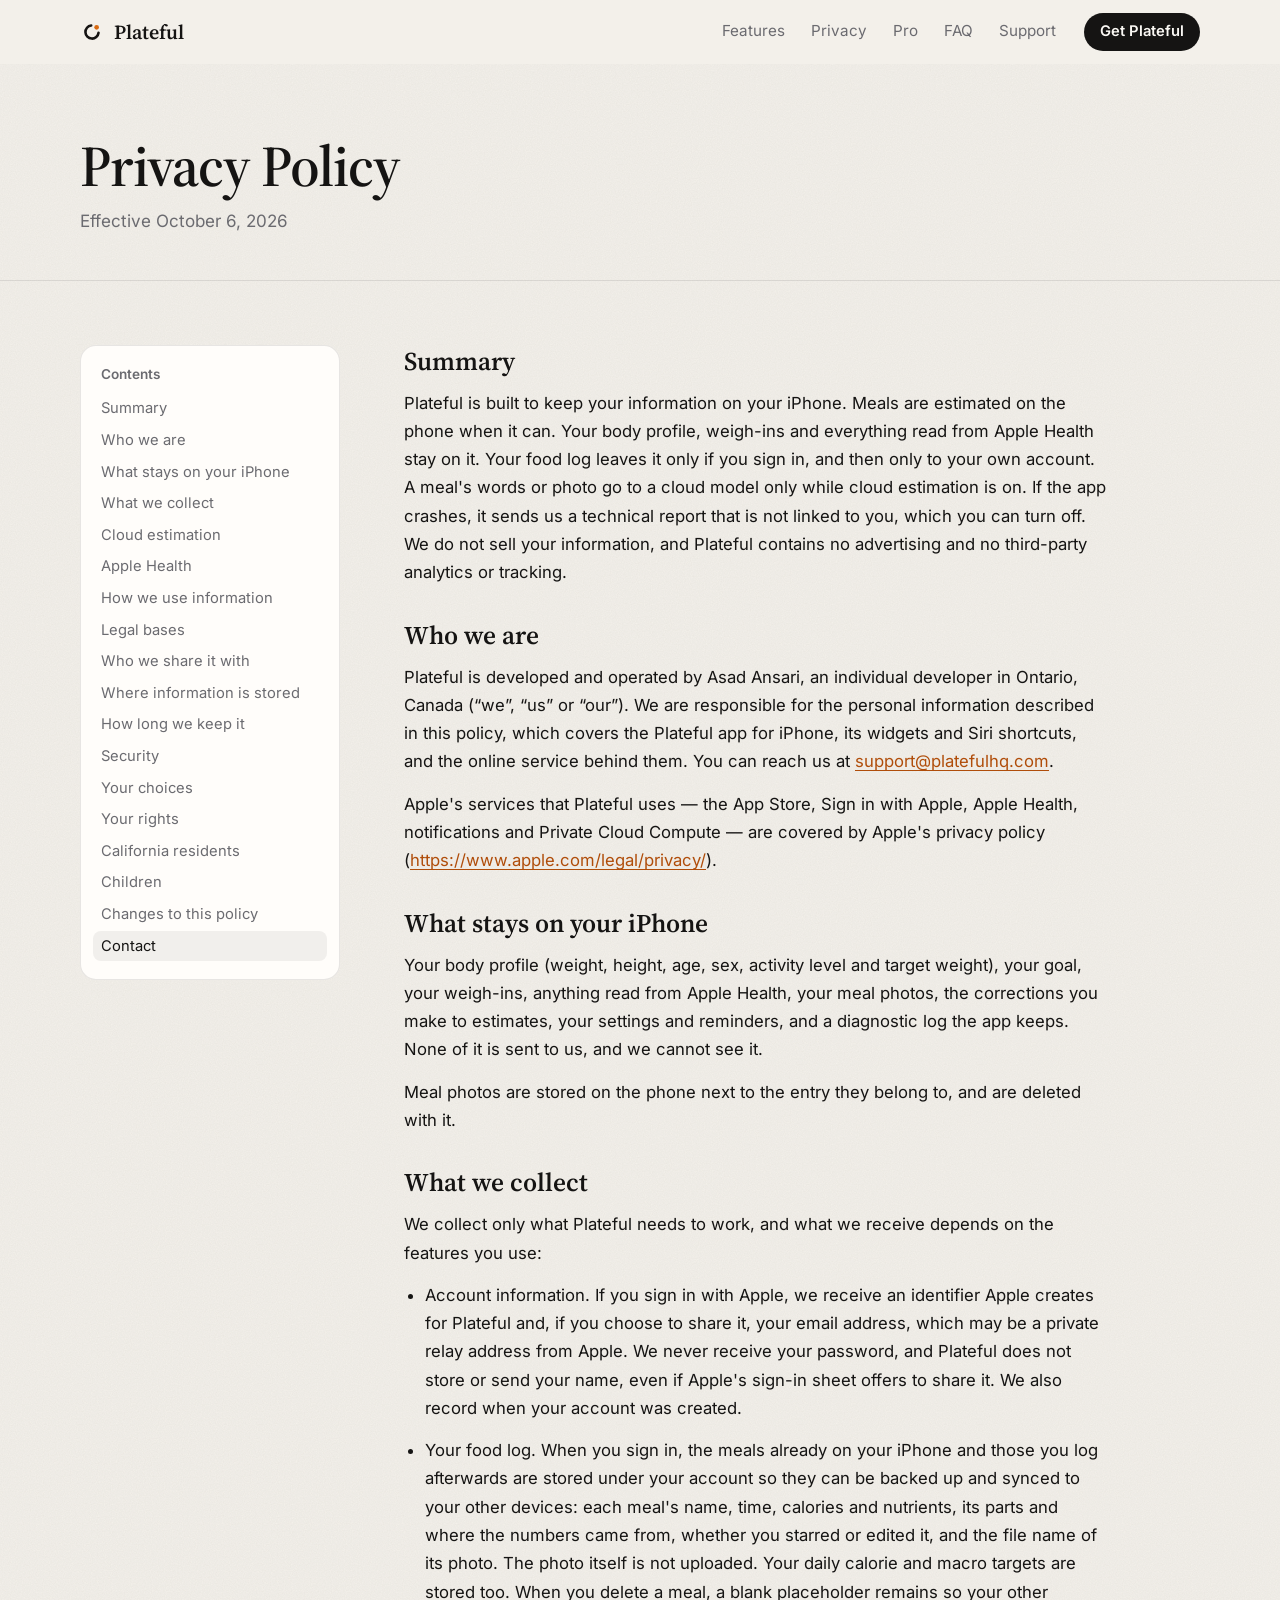
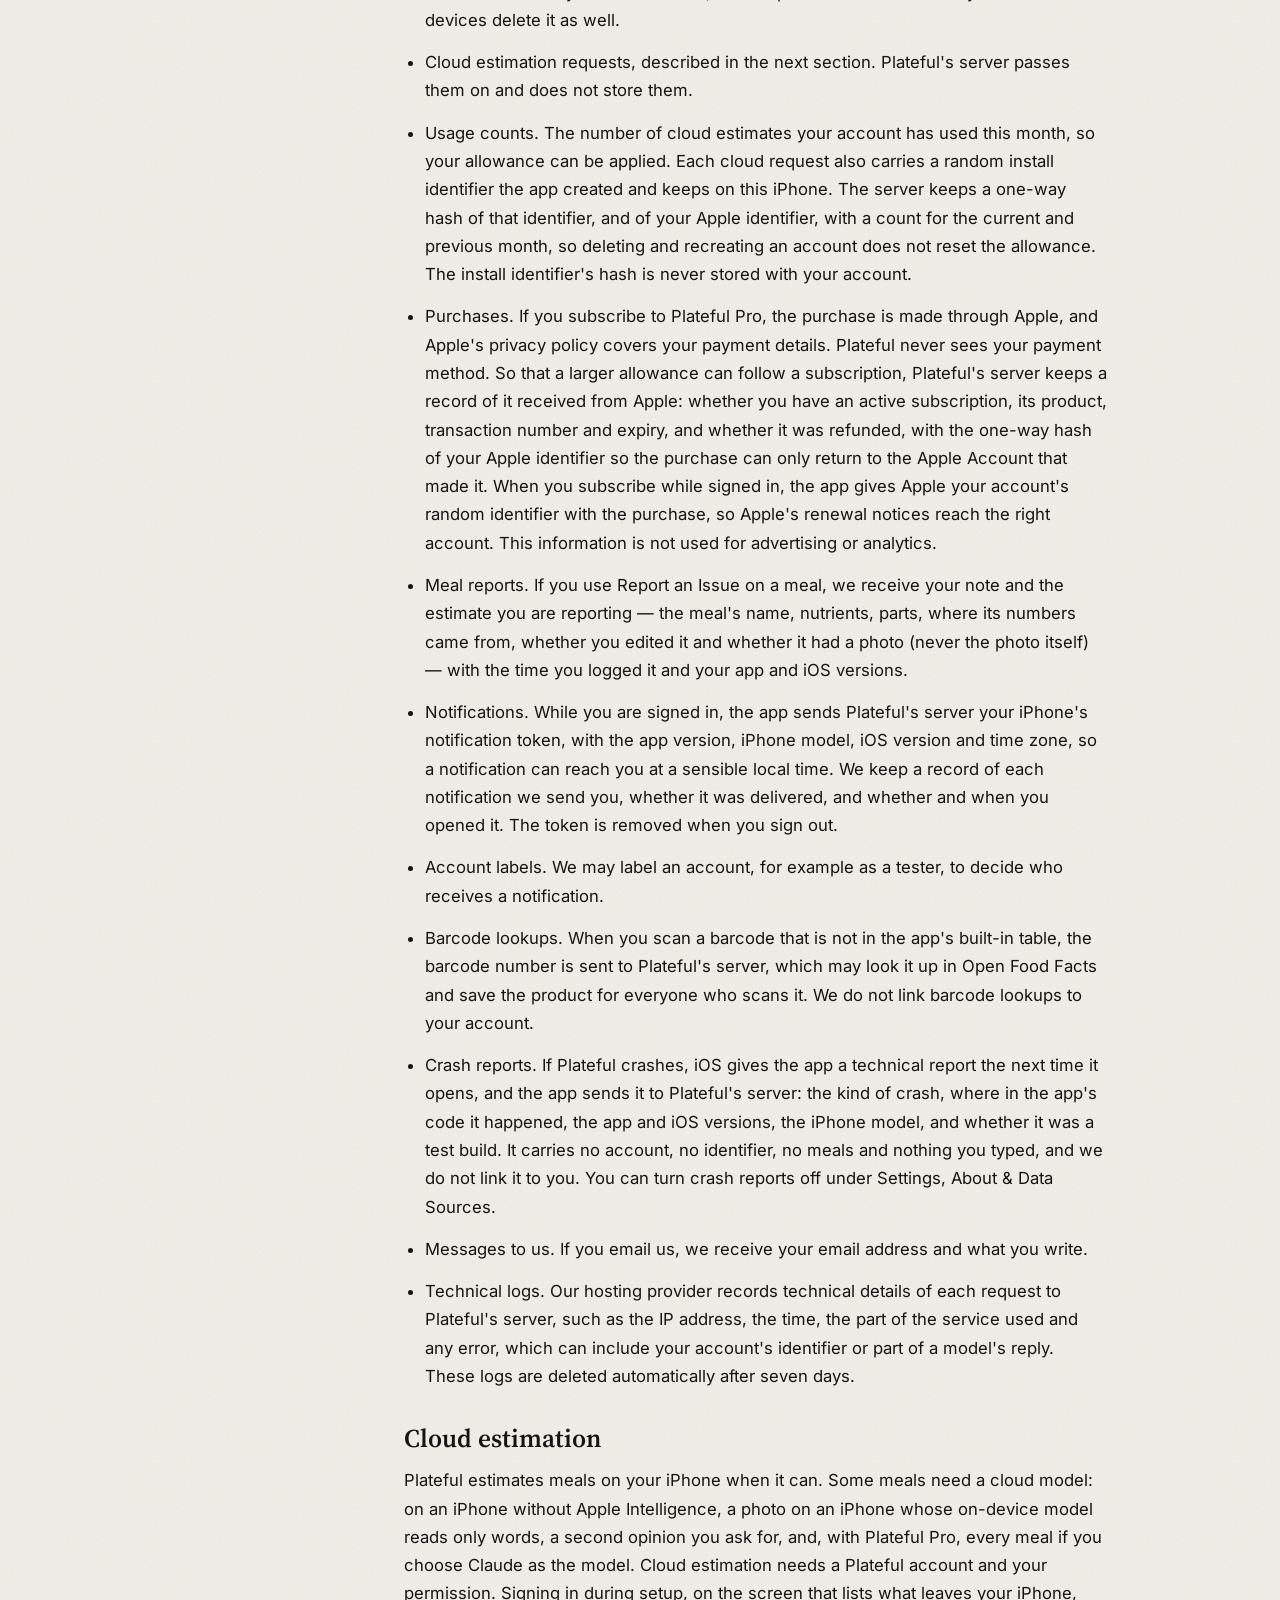
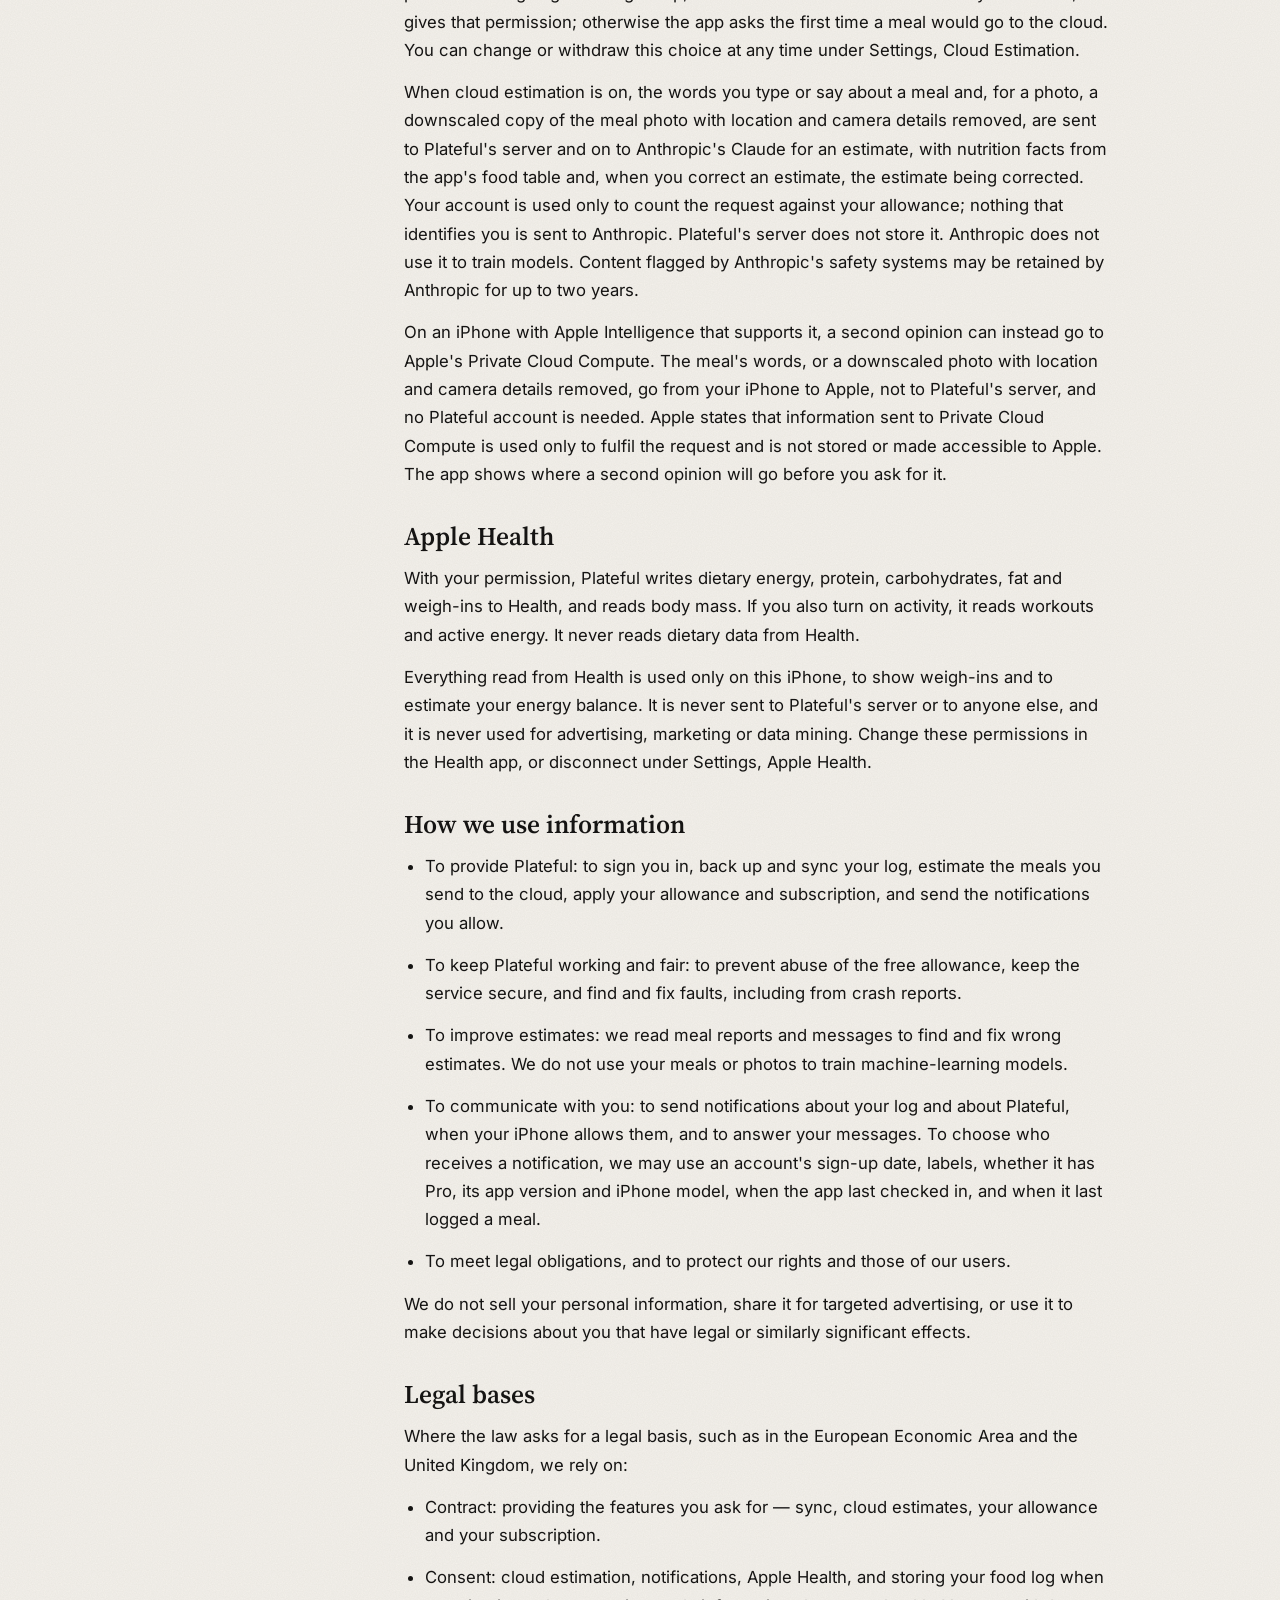
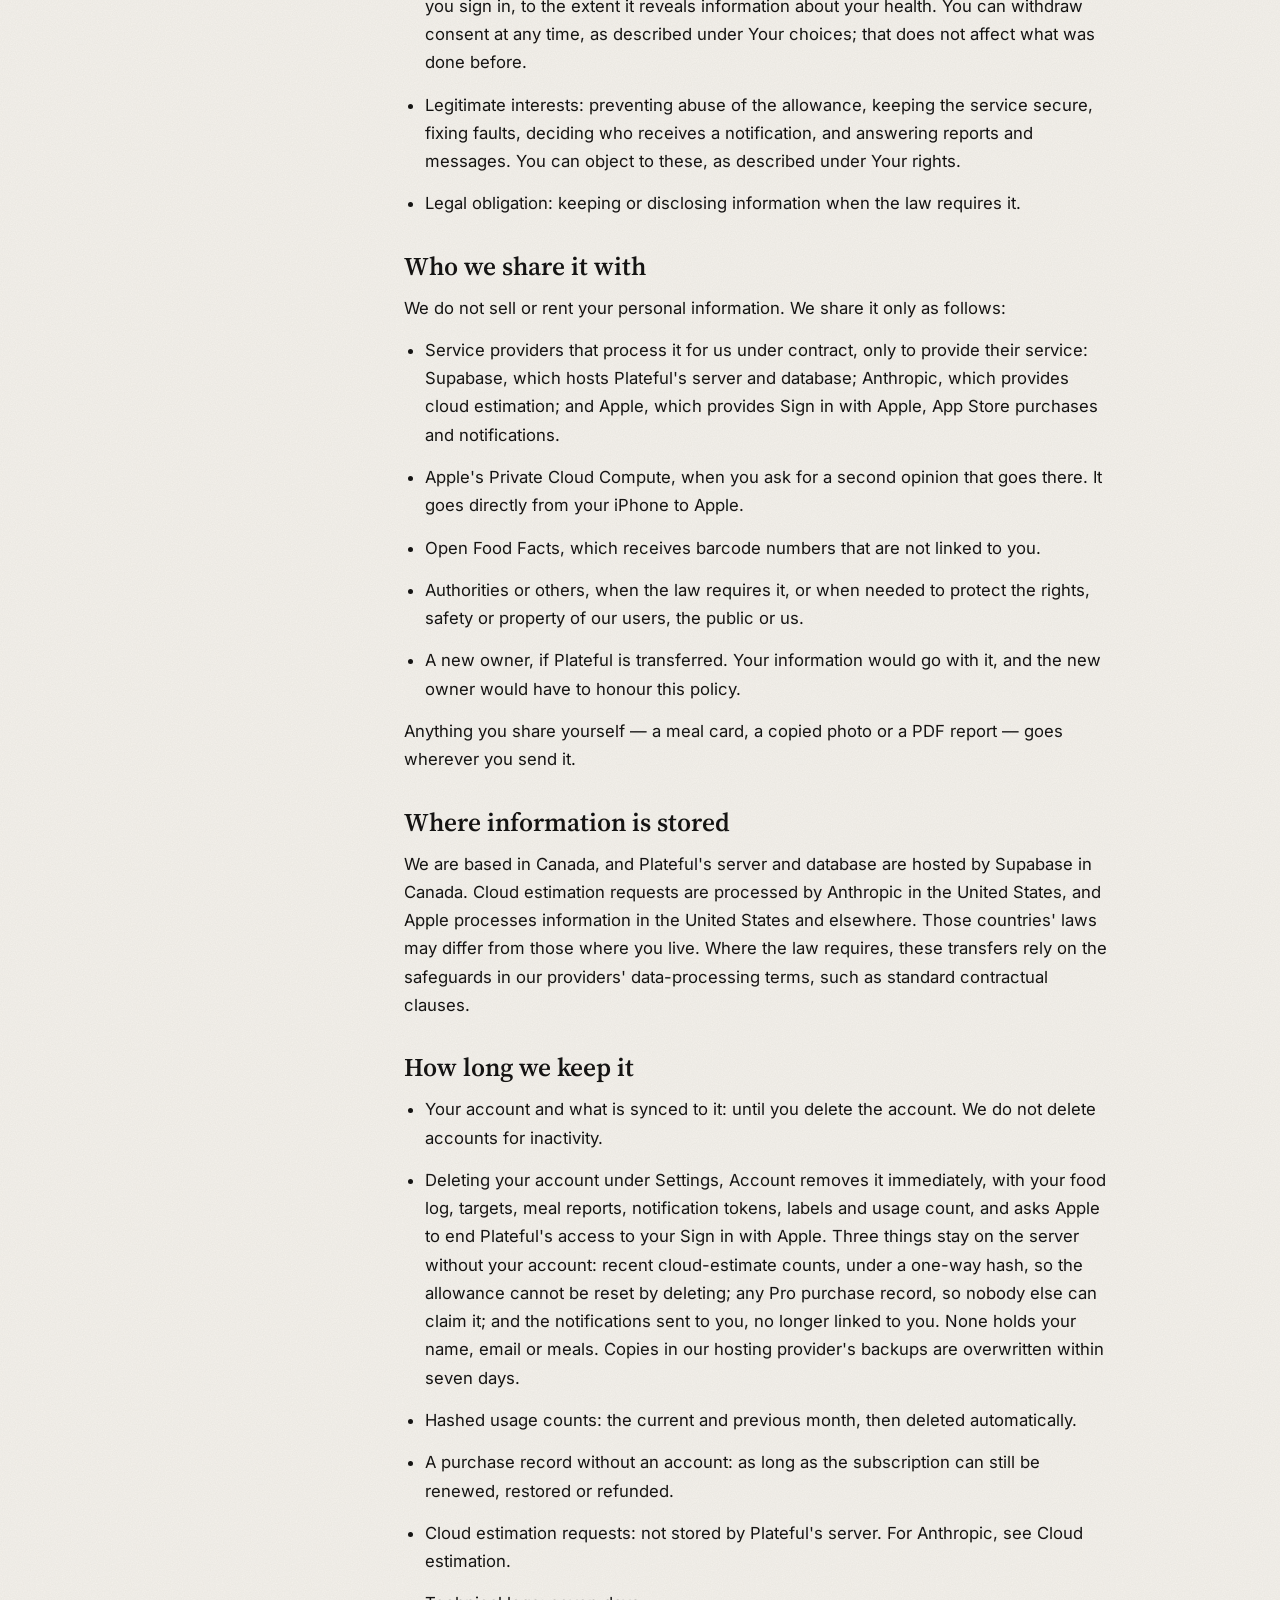
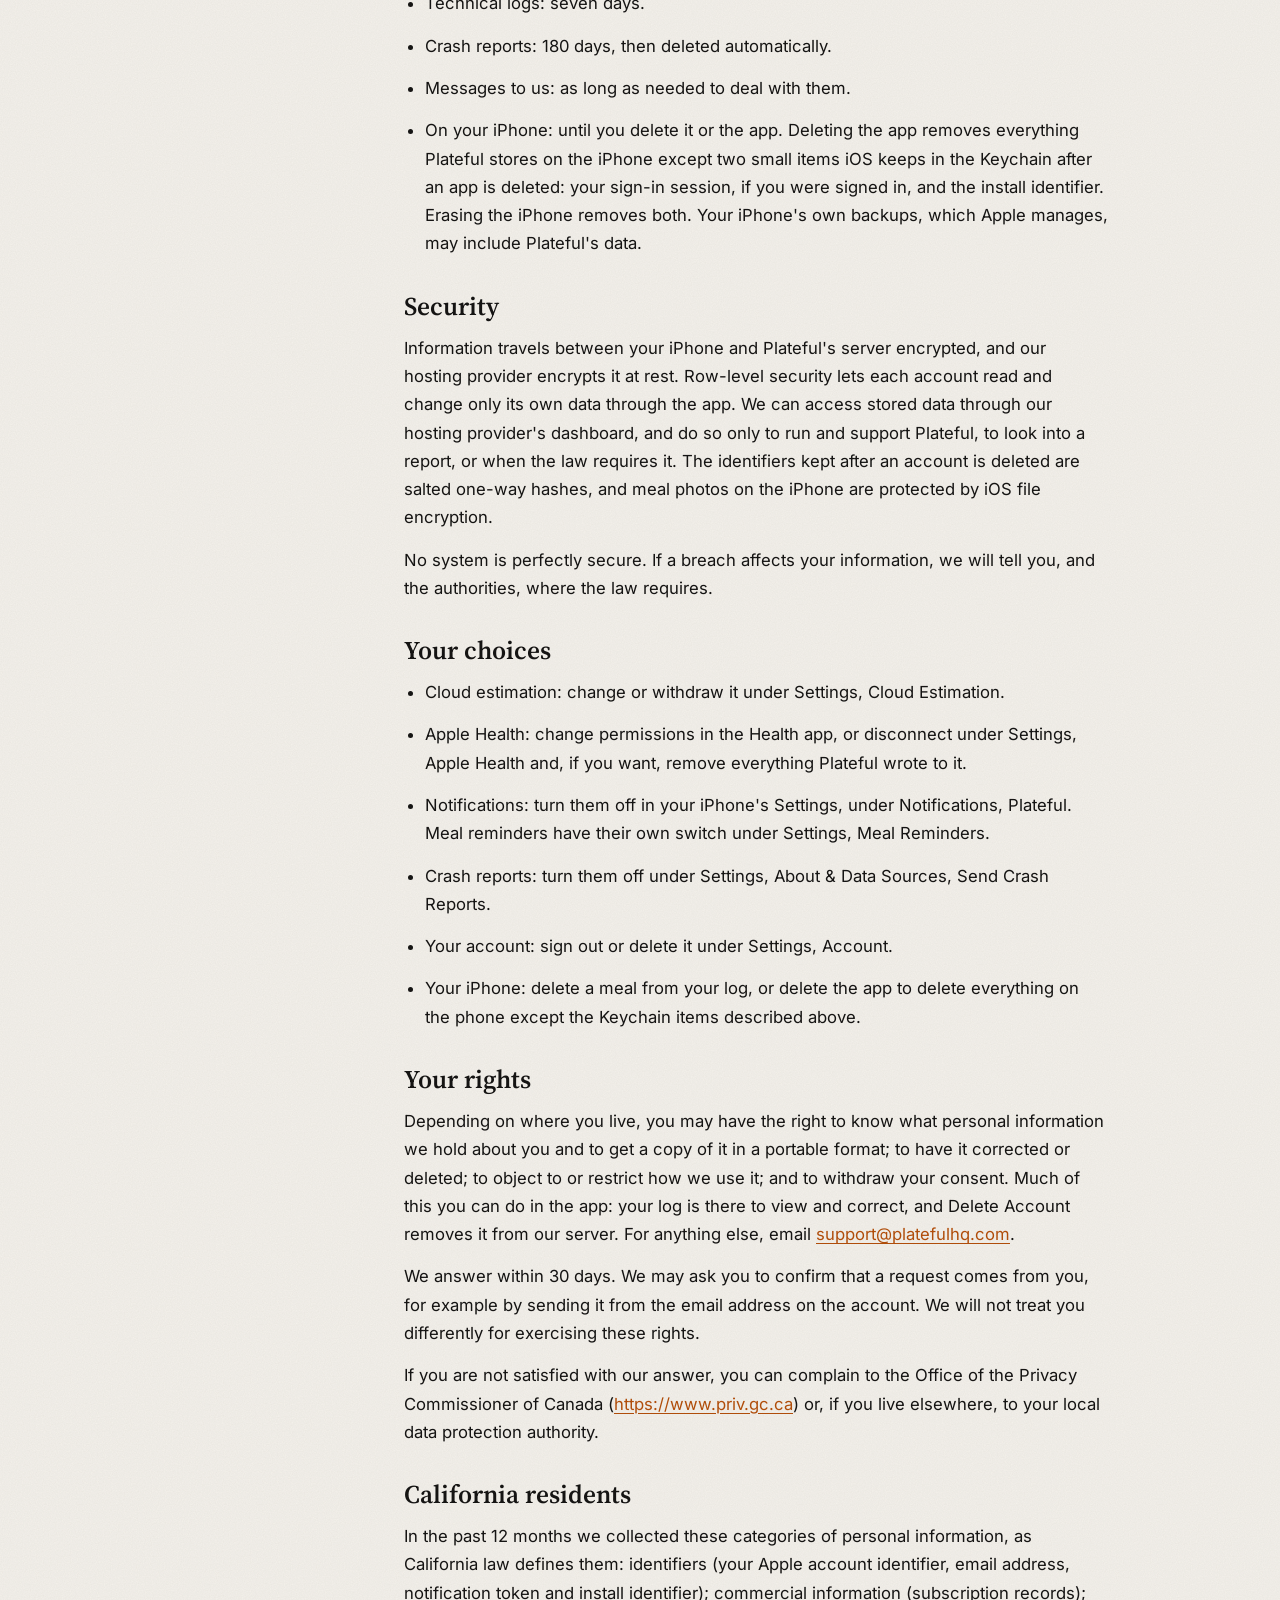
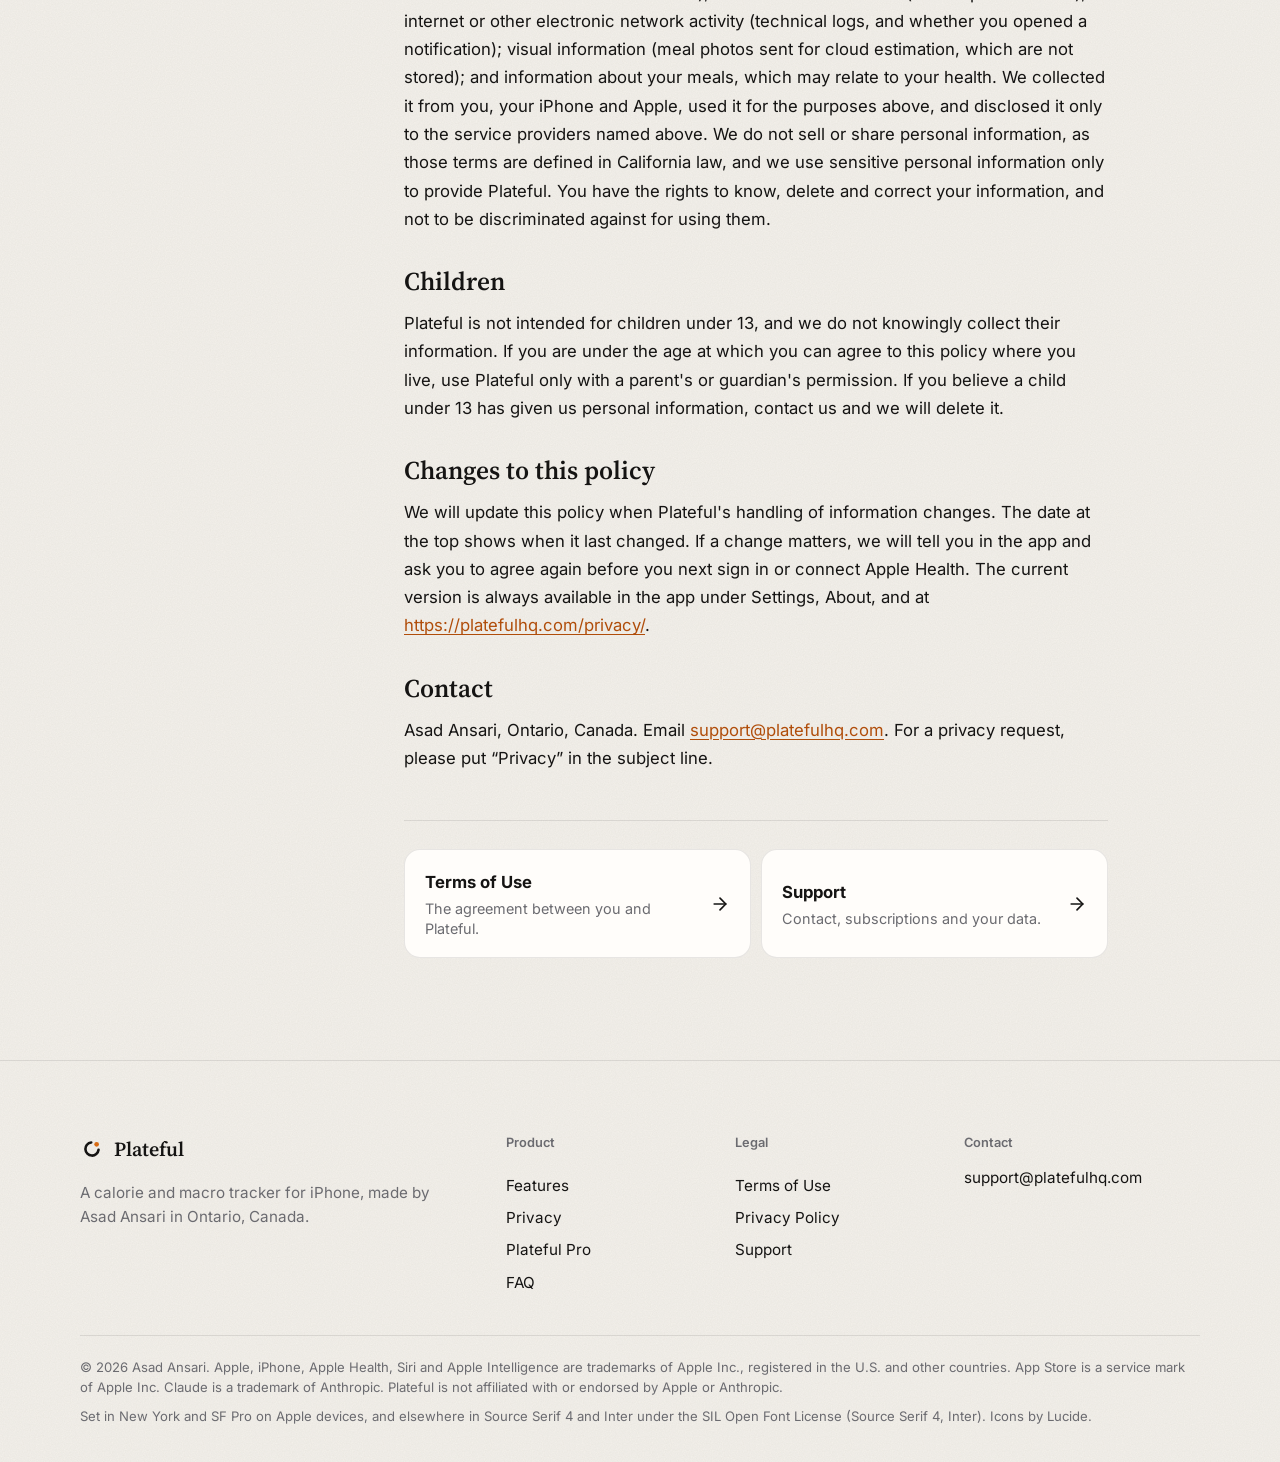
<file: privacy/index.html>
<!doctype html>
<html lang="en">
<head>
<meta charset="utf-8">
<meta name="viewport" content="width=device-width, initial-scale=1, viewport-fit=cover">
<meta name="color-scheme" content="light dark">
<meta name="theme-color" content="#F4F1EB" media="(prefers-color-scheme: light)">
<meta name="theme-color" content="#0F0F10" media="(prefers-color-scheme: dark)">
<meta http-equiv="Content-Security-Policy" content="default-src 'self'; img-src 'self' data:; style-src 'self' 'unsafe-inline'; script-src 'self'; font-src 'self'; connect-src 'none'; object-src 'none'; base-uri 'none'; form-action 'none'">
<meta name="referrer" content="strict-origin-when-cross-origin">
<title>Privacy Policy · Plateful</title>
<meta name="description" content="The Privacy Policy for Plateful, the calorie and macro tracker for iPhone.">
<link rel="canonical" href="https://platefulhq.com/privacy/">
<meta property="og:type" content="website">
<meta property="og:site_name" content="Plateful">
<meta property="og:title" content="Privacy Policy · Plateful">
<meta property="og:description" content="The Privacy Policy for Plateful, the calorie and macro tracker for iPhone.">
<meta property="og:url" content="https://platefulhq.com/privacy/">
<meta property="og:image" content="https://platefulhq.com/assets/media/og.png">
<meta property="og:image:width" content="1200">
<meta property="og:image:height" content="630">
<meta property="og:image:alt" content="Plateful on iPhone: Say it. It’s logged.">
<meta name="twitter:card" content="summary_large_image">
<link rel="icon" href="../assets/favicon.svg" type="image/svg+xml">
<link rel="apple-touch-icon" href="../assets/apple-touch-icon.png">
<link rel="stylesheet" href="../assets/site.css?v=918f4177">
<script src="../assets/site.js?v=1f55a152" defer></script>
</head>
<body class="doc-page">
<a class="skip" href="#main">Skip to content</a>
<header class="site-header" data-header>
<div class="wrap nav">
<a class="brand" href="../" aria-label="Plateful home"><svg class="mark" viewBox="0 0 1024 1024" aria-hidden="true"><path d="M789.9 546.1A280 280 0 1 1 477.9 234.1" fill="none" stroke="currentColor" stroke-width="112" stroke-linecap="round"/><circle cx="710" cy="314" r="100" class="mark-dot"/></svg><span>Plateful</span></a>
<nav class="nav-links" id="site-menu" aria-label="Primary">
<a href="../#features">Features</a>
<a href="../#privacy">Privacy</a>
<a href="../#pro">Pro</a>
<a href="../#faq">FAQ</a>
<a href="../support/">Support</a>
</nav>
<a class="button button-small nav-cta" href="../#download">Get Plateful</a>
<button class="menu-toggle" type="button" aria-expanded="false" aria-controls="site-menu" aria-label="Open menu" data-menu-toggle><svg class="icon icon-open" viewBox="0 0 24 24" fill="none" stroke="currentColor" stroke-width="2" stroke-linecap="round" stroke-linejoin="round" aria-hidden="true"><path d="M4 5h16"/><path d="M4 12h16"/><path d="M4 19h16"/></svg><svg class="icon icon-close" viewBox="0 0 24 24" fill="none" stroke="currentColor" stroke-width="2" stroke-linecap="round" stroke-linejoin="round" aria-hidden="true"><path d="M18 6 6 18"/><path d="m6 6 12 12"/></svg></button>
</div>
</header>
<main id="main">
<header class="doc-hero">
<div class="wrap">
<h1>Privacy Policy</h1>
<p class="meta">Effective October 6, 2026</p>
</div>
</header>
<div class="wrap doc-layout">
<aside class="doc-aside">
<nav class="contents" aria-label="Contents">
<details class="toc" data-toc open>
<summary>Contents <svg class="icon toc-chevron" viewBox="0 0 24 24" fill="none" stroke="currentColor" stroke-width="2" stroke-linecap="round" stroke-linejoin="round" aria-hidden="true"><path d="m6 9 6 6 6-6"/></svg></summary>
<ol>
<li><a href="#summary">Summary</a></li>
<li><a href="#who-we-are">Who we are</a></li>
<li><a href="#what-stays-on-your-iphone">What stays on your iPhone</a></li>
<li><a href="#what-we-collect">What we collect</a></li>
<li><a href="#cloud-estimation">Cloud estimation</a></li>
<li><a href="#apple-health">Apple Health</a></li>
<li><a href="#how-we-use-information">How we use information</a></li>
<li><a href="#legal-bases">Legal bases</a></li>
<li><a href="#who-we-share-it-with">Who we share it with</a></li>
<li><a href="#where-information-is-stored">Where information is stored</a></li>
<li><a href="#how-long-we-keep-it">How long we keep it</a></li>
<li><a href="#security">Security</a></li>
<li><a href="#your-choices">Your choices</a></li>
<li><a href="#your-rights">Your rights</a></li>
<li><a href="#california-residents">California residents</a></li>
<li><a href="#children">Children</a></li>
<li><a href="#changes-to-this-policy">Changes to this policy</a></li>
<li><a href="#contact">Contact</a></li>
</ol>
</details>
</nav>
</aside>
<article class="doc-body">
<section id="summary">
<h2>Summary</h2>
<p>Plateful is built to keep your information on your iPhone. Meals are estimated on the phone when it can. Your body profile, weigh-ins and everything read from Apple Health stay on it. Your food log leaves it only if you sign in, and then only to your own account. A meal's words or photo go to a cloud model only while cloud estimation is on. If the app crashes, it sends us a technical report that is not linked to you, which you can turn off. We do not sell your information, and Plateful contains no advertising and no third-party analytics or tracking.</p>
</section>
<section id="who-we-are">
<h2>Who we are</h2>
<p>Plateful is developed and operated by Asad Ansari, an individual developer in Ontario, Canada (“we”, “us” or “our”). We are responsible for the personal information described in this policy, which covers the Plateful app for iPhone, its widgets and Siri shortcuts, and the online service behind them. You can reach us at <a href="mailto:support@platefulhq.com">support@platefulhq.com</a>.</p>
<p>Apple's services that Plateful uses — the App Store, Sign in with Apple, Apple Health, notifications and Private Cloud Compute — are covered by Apple's privacy policy (<a href="https://www.apple.com/legal/privacy/">https://www.apple.com/legal/privacy/</a>).</p>
</section>
<section id="what-stays-on-your-iphone">
<h2>What stays on your iPhone</h2>
<p>Your body profile (weight, height, age, sex, activity level and target weight), your goal, your weigh-ins, anything read from Apple Health, your meal photos, the corrections you make to estimates, your settings and reminders, and a diagnostic log the app keeps. None of it is sent to us, and we cannot see it.</p>
<p>Meal photos are stored on the phone next to the entry they belong to, and are deleted with it.</p>
</section>
<section id="what-we-collect">
<h2>What we collect</h2>
<p>We collect only what Plateful needs to work, and what we receive depends on the features you use:</p>
<ul>
<li>Account information. If you sign in with Apple, we receive an identifier Apple creates for Plateful and, if you choose to share it, your email address, which may be a private relay address from Apple. We never receive your password, and Plateful does not store or send your name, even if Apple's sign-in sheet offers to share it. We also record when your account was created.</li>
<li>Your food log. When you sign in, the meals already on your iPhone and those you log afterwards are stored under your account so they can be backed up and synced to your other devices: each meal's name, time, calories and nutrients, its parts and where the numbers came from, whether you starred or edited it, and the file name of its photo. The photo itself is not uploaded. Your daily calorie and macro targets are stored too. When you delete a meal, a blank placeholder remains so your other devices delete it as well.</li>
<li>Cloud estimation requests, described in the next section. Plateful's server passes them on and does not store them.</li>
<li>Usage counts. The number of cloud estimates your account has used this month, so your allowance can be applied. Each cloud request also carries a random install identifier the app created and keeps on this iPhone. The server keeps a one-way hash of that identifier, and of your Apple identifier, with a count for the current and previous month, so deleting and recreating an account does not reset the allowance. The install identifier's hash is never stored with your account.</li>
<li>Purchases. If you subscribe to Plateful Pro, the purchase is made through Apple, and Apple's privacy policy covers your payment details. Plateful never sees your payment method. So that a larger allowance can follow a subscription, Plateful's server keeps a record of it received from Apple: whether you have an active subscription, its product, transaction number and expiry, and whether it was refunded, with the one-way hash of your Apple identifier so the purchase can only return to the Apple Account that made it. When you subscribe while signed in, the app gives Apple your account's random identifier with the purchase, so Apple's renewal notices reach the right account. This information is not used for advertising or analytics.</li>
<li>Meal reports. If you use Report an Issue on a meal, we receive your note and the estimate you are reporting — the meal's name, nutrients, parts, where its numbers came from, whether you edited it and whether it had a photo (never the photo itself) — with the time you logged it and your app and iOS versions.</li>
<li>Notifications. While you are signed in, the app sends Plateful's server your iPhone's notification token, with the app version, iPhone model, iOS version and time zone, so a notification can reach you at a sensible local time. We keep a record of each notification we send you, whether it was delivered, and whether and when you opened it. The token is removed when you sign out.</li>
<li>Account labels. We may label an account, for example as a tester, to decide who receives a notification.</li>
<li>Barcode lookups. When you scan a barcode that is not in the app's built-in table, the barcode number is sent to Plateful's server, which may look it up in Open Food Facts and save the product for everyone who scans it. We do not link barcode lookups to your account.</li>
<li>Crash reports. If Plateful crashes, iOS gives the app a technical report the next time it opens, and the app sends it to Plateful's server: the kind of crash, where in the app's code it happened, the app and iOS versions, the iPhone model, and whether it was a test build. It carries no account, no identifier, no meals and nothing you typed, and we do not link it to you. You can turn crash reports off under Settings, About &amp; Data Sources.</li>
<li>Messages to us. If you email us, we receive your email address and what you write.</li>
<li>Technical logs. Our hosting provider records technical details of each request to Plateful's server, such as the IP address, the time, the part of the service used and any error, which can include your account's identifier or part of a model's reply. These logs are deleted automatically after seven days.</li>
</ul>
</section>
<section id="cloud-estimation">
<h2>Cloud estimation</h2>
<p>Plateful estimates meals on your iPhone when it can. Some meals need a cloud model: on an iPhone without Apple Intelligence, a photo on an iPhone whose on-device model reads only words, a second opinion you ask for, and, with Plateful Pro, every meal if you choose Claude as the model. Cloud estimation needs a Plateful account and your permission. Signing in during setup, on the screen that lists what leaves your iPhone, gives that permission; otherwise the app asks the first time a meal would go to the cloud. You can change or withdraw this choice at any time under Settings, Cloud Estimation.</p>
<p>When cloud estimation is on, the words you type or say about a meal and, for a photo, a downscaled copy of the meal photo with location and camera details removed, are sent to Plateful's server and on to Anthropic's Claude for an estimate, with nutrition facts from the app's food table and, when you correct an estimate, the estimate being corrected. Your account is used only to count the request against your allowance; nothing that identifies you is sent to Anthropic. Plateful's server does not store it. Anthropic does not use it to train models. Content flagged by Anthropic's safety systems may be retained by Anthropic for up to two years.</p>
<p>On an iPhone with Apple Intelligence that supports it, a second opinion can instead go to Apple's Private Cloud Compute. The meal's words, or a downscaled photo with location and camera details removed, go from your iPhone to Apple, not to Plateful's server, and no Plateful account is needed. Apple states that information sent to Private Cloud Compute is used only to fulfil the request and is not stored or made accessible to Apple. The app shows where a second opinion will go before you ask for it.</p>
</section>
<section id="apple-health">
<h2>Apple Health</h2>
<p>With your permission, Plateful writes dietary energy, protein, carbohydrates, fat and weigh-ins to Health, and reads body mass. If you also turn on activity, it reads workouts and active energy. It never reads dietary data from Health.</p>
<p>Everything read from Health is used only on this iPhone, to show weigh-ins and to estimate your energy balance. It is never sent to Plateful's server or to anyone else, and it is never used for advertising, marketing or data mining. Change these permissions in the Health app, or disconnect under Settings, Apple Health.</p>
</section>
<section id="how-we-use-information">
<h2>How we use information</h2>
<ul>
<li>To provide Plateful: to sign you in, back up and sync your log, estimate the meals you send to the cloud, apply your allowance and subscription, and send the notifications you allow.</li>
<li>To keep Plateful working and fair: to prevent abuse of the free allowance, keep the service secure, and find and fix faults, including from crash reports.</li>
<li>To improve estimates: we read meal reports and messages to find and fix wrong estimates. We do not use your meals or photos to train machine-learning models.</li>
<li>To communicate with you: to send notifications about your log and about Plateful, when your iPhone allows them, and to answer your messages. To choose who receives a notification, we may use an account's sign-up date, labels, whether it has Pro, its app version and iPhone model, when the app last checked in, and when it last logged a meal.</li>
<li>To meet legal obligations, and to protect our rights and those of our users.</li>
</ul>
<p>We do not sell your personal information, share it for targeted advertising, or use it to make decisions about you that have legal or similarly significant effects.</p>
</section>
<section id="legal-bases">
<h2>Legal bases</h2>
<p>Where the law asks for a legal basis, such as in the European Economic Area and the United Kingdom, we rely on:</p>
<ul>
<li>Contract: providing the features you ask for — sync, cloud estimates, your allowance and your subscription.</li>
<li>Consent: cloud estimation, notifications, Apple Health, and storing your food log when you sign in, to the extent it reveals information about your health. You can withdraw consent at any time, as described under Your choices; that does not affect what was done before.</li>
<li>Legitimate interests: preventing abuse of the allowance, keeping the service secure, fixing faults, deciding who receives a notification, and answering reports and messages. You can object to these, as described under Your rights.</li>
<li>Legal obligation: keeping or disclosing information when the law requires it.</li>
</ul>
</section>
<section id="who-we-share-it-with">
<h2>Who we share it with</h2>
<p>We do not sell or rent your personal information. We share it only as follows:</p>
<ul>
<li>Service providers that process it for us under contract, only to provide their service: Supabase, which hosts Plateful's server and database; Anthropic, which provides cloud estimation; and Apple, which provides Sign in with Apple, App Store purchases and notifications.</li>
<li>Apple's Private Cloud Compute, when you ask for a second opinion that goes there. It goes directly from your iPhone to Apple.</li>
<li>Open Food Facts, which receives barcode numbers that are not linked to you.</li>
<li>Authorities or others, when the law requires it, or when needed to protect the rights, safety or property of our users, the public or us.</li>
<li>A new owner, if Plateful is transferred. Your information would go with it, and the new owner would have to honour this policy.</li>
</ul>
<p>Anything you share yourself — a meal card, a copied photo or a PDF report — goes wherever you send it.</p>
</section>
<section id="where-information-is-stored">
<h2>Where information is stored</h2>
<p>We are based in Canada, and Plateful's server and database are hosted by Supabase in Canada. Cloud estimation requests are processed by Anthropic in the United States, and Apple processes information in the United States and elsewhere. Those countries' laws may differ from those where you live. Where the law requires, these transfers rely on the safeguards in our providers' data-processing terms, such as standard contractual clauses.</p>
</section>
<section id="how-long-we-keep-it">
<h2>How long we keep it</h2>
<ul>
<li>Your account and what is synced to it: until you delete the account. We do not delete accounts for inactivity.</li>
<li>Deleting your account under Settings, Account removes it immediately, with your food log, targets, meal reports, notification tokens, labels and usage count, and asks Apple to end Plateful's access to your Sign in with Apple. Three things stay on the server without your account: recent cloud-estimate counts, under a one-way hash, so the allowance cannot be reset by deleting; any Pro purchase record, so nobody else can claim it; and the notifications sent to you, no longer linked to you. None holds your name, email or meals. Copies in our hosting provider's backups are overwritten within seven days.</li>
<li>Hashed usage counts: the current and previous month, then deleted automatically.</li>
<li>A purchase record without an account: as long as the subscription can still be renewed, restored or refunded.</li>
<li>Cloud estimation requests: not stored by Plateful's server. For Anthropic, see Cloud estimation.</li>
<li>Technical logs: seven days.</li>
<li>Crash reports: 180 days, then deleted automatically.</li>
<li>Messages to us: as long as needed to deal with them.</li>
<li>On your iPhone: until you delete it or the app. Deleting the app removes everything Plateful stores on the iPhone except two small items iOS keeps in the Keychain after an app is deleted: your sign-in session, if you were signed in, and the install identifier. Erasing the iPhone removes both. Your iPhone's own backups, which Apple manages, may include Plateful's data.</li>
</ul>
</section>
<section id="security">
<h2>Security</h2>
<p>Information travels between your iPhone and Plateful's server encrypted, and our hosting provider encrypts it at rest. Row-level security lets each account read and change only its own data through the app. We can access stored data through our hosting provider's dashboard, and do so only to run and support Plateful, to look into a report, or when the law requires it. The identifiers kept after an account is deleted are salted one-way hashes, and meal photos on the iPhone are protected by iOS file encryption.</p>
<p>No system is perfectly secure. If a breach affects your information, we will tell you, and the authorities, where the law requires.</p>
</section>
<section id="your-choices">
<h2>Your choices</h2>
<ul>
<li>Cloud estimation: change or withdraw it under Settings, Cloud Estimation.</li>
<li>Apple Health: change permissions in the Health app, or disconnect under Settings, Apple Health and, if you want, remove everything Plateful wrote to it.</li>
<li>Notifications: turn them off in your iPhone's Settings, under Notifications, Plateful. Meal reminders have their own switch under Settings, Meal Reminders.</li>
<li>Crash reports: turn them off under Settings, About &amp; Data Sources, Send Crash Reports.</li>
<li>Your account: sign out or delete it under Settings, Account.</li>
<li>Your iPhone: delete a meal from your log, or delete the app to delete everything on the phone except the Keychain items described above.</li>
</ul>
</section>
<section id="your-rights">
<h2>Your rights</h2>
<p>Depending on where you live, you may have the right to know what personal information we hold about you and to get a copy of it in a portable format; to have it corrected or deleted; to object to or restrict how we use it; and to withdraw your consent. Much of this you can do in the app: your log is there to view and correct, and Delete Account removes it from our server. For anything else, email <a href="mailto:support@platefulhq.com">support@platefulhq.com</a>.</p>
<p>We answer within 30 days. We may ask you to confirm that a request comes from you, for example by sending it from the email address on the account. We will not treat you differently for exercising these rights.</p>
<p>If you are not satisfied with our answer, you can complain to the Office of the Privacy Commissioner of Canada (<a href="https://www.priv.gc.ca">https://www.priv.gc.ca</a>) or, if you live elsewhere, to your local data protection authority.</p>
</section>
<section id="california-residents">
<h2>California residents</h2>
<p>In the past 12 months we collected these categories of personal information, as California law defines them: identifiers (your Apple account identifier, email address, notification token and install identifier); commercial information (subscription records); internet or other electronic network activity (technical logs, and whether you opened a notification); visual information (meal photos sent for cloud estimation, which are not stored); and information about your meals, which may relate to your health. We collected it from you, your iPhone and Apple, used it for the purposes above, and disclosed it only to the service providers named above. We do not sell or share personal information, as those terms are defined in California law, and we use sensitive personal information only to provide Plateful. You have the rights to know, delete and correct your information, and not to be discriminated against for using them.</p>
</section>
<section id="children">
<h2>Children</h2>
<p>Plateful is not intended for children under 13, and we do not knowingly collect their information. If you are under the age at which you can agree to this policy where you live, use Plateful only with a parent's or guardian's permission. If you believe a child under 13 has given us personal information, contact us and we will delete it.</p>
</section>
<section id="changes-to-this-policy">
<h2>Changes to this policy</h2>
<p>We will update this policy when Plateful's handling of information changes. The date at the top shows when it last changed. If a change matters, we will tell you in the app and ask you to agree again before you next sign in or connect Apple Health. The current version is always available in the app under Settings, About, and at <a href="https://platefulhq.com/privacy/">https://platefulhq.com/privacy/</a>.</p>
</section>
<section id="contact">
<h2>Contact</h2>
<p>Asad Ansari, Ontario, Canada. Email <a href="mailto:support@platefulhq.com">support@platefulhq.com</a>. For a privacy request, please put “Privacy” in the subject line.</p>
</section>
<nav class="related" aria-label="Related pages">
<a class="related-card" href="../terms/"><span><strong>Terms of Use</strong><span>The agreement between you and Plateful.</span></span><svg class="icon" viewBox="0 0 24 24" fill="none" stroke="currentColor" stroke-width="2" stroke-linecap="round" stroke-linejoin="round" aria-hidden="true"><path d="M5 12h14"/><path d="m12 5 7 7-7 7"/></svg></a>
<a class="related-card" href="../support/"><span><strong>Support</strong><span>Contact, subscriptions and your data.</span></span><svg class="icon" viewBox="0 0 24 24" fill="none" stroke="currentColor" stroke-width="2" stroke-linecap="round" stroke-linejoin="round" aria-hidden="true"><path d="M5 12h14"/><path d="m12 5 7 7-7 7"/></svg></a>
</nav>
</article>
</div>
</main>
<footer class="site-footer">
<div class="wrap footer-grid">
<div class="footer-brand">
<a class="brand" href="../"><svg class="mark" viewBox="0 0 1024 1024" aria-hidden="true"><path d="M789.9 546.1A280 280 0 1 1 477.9 234.1" fill="none" stroke="currentColor" stroke-width="112" stroke-linecap="round"/><circle cx="710" cy="314" r="100" class="mark-dot"/></svg><span>Plateful</span></a>
<p>A calorie and macro tracker for iPhone, made by Asad Ansari in Ontario, Canada.</p>
</div>
<nav aria-label="Product">
<h2>Product</h2>
<a href="../#features">Features</a>
<a href="../#privacy">Privacy</a>
<a href="../#pro">Plateful Pro</a>
<a href="../#faq">FAQ</a>
</nav>
<nav aria-label="Legal">
<h2>Legal</h2>
<a href="../terms/">Terms of Use</a>
<a href="../privacy/">Privacy Policy</a>
<a href="../support/">Support</a>
</nav>
<div>
<h2>Contact</h2>
<p><a href="mailto:support@platefulhq.com">support@platefulhq.com</a></p>
</div>
</div>
<div class="wrap footer-fine">
<p>© 2026 Asad Ansari. Apple, iPhone, Apple Health, Siri and Apple Intelligence are trademarks of Apple Inc., registered in the U.S. and other countries. App Store is a service mark of Apple Inc. Claude is a trademark of Anthropic. Plateful is not affiliated with or endorsed by Apple or Anthropic.</p>
<p>Set in New York and SF Pro on Apple devices, and elsewhere in Source Serif 4 and Inter under the SIL Open Font License (<a href="../assets/fonts/source-serif-4-OFL.txt">Source Serif 4</a>, <a href="../assets/fonts/inter-OFL.txt">Inter</a>). Icons by Lucide.</p>
</div>
</footer>
</body>
</html>
</file>
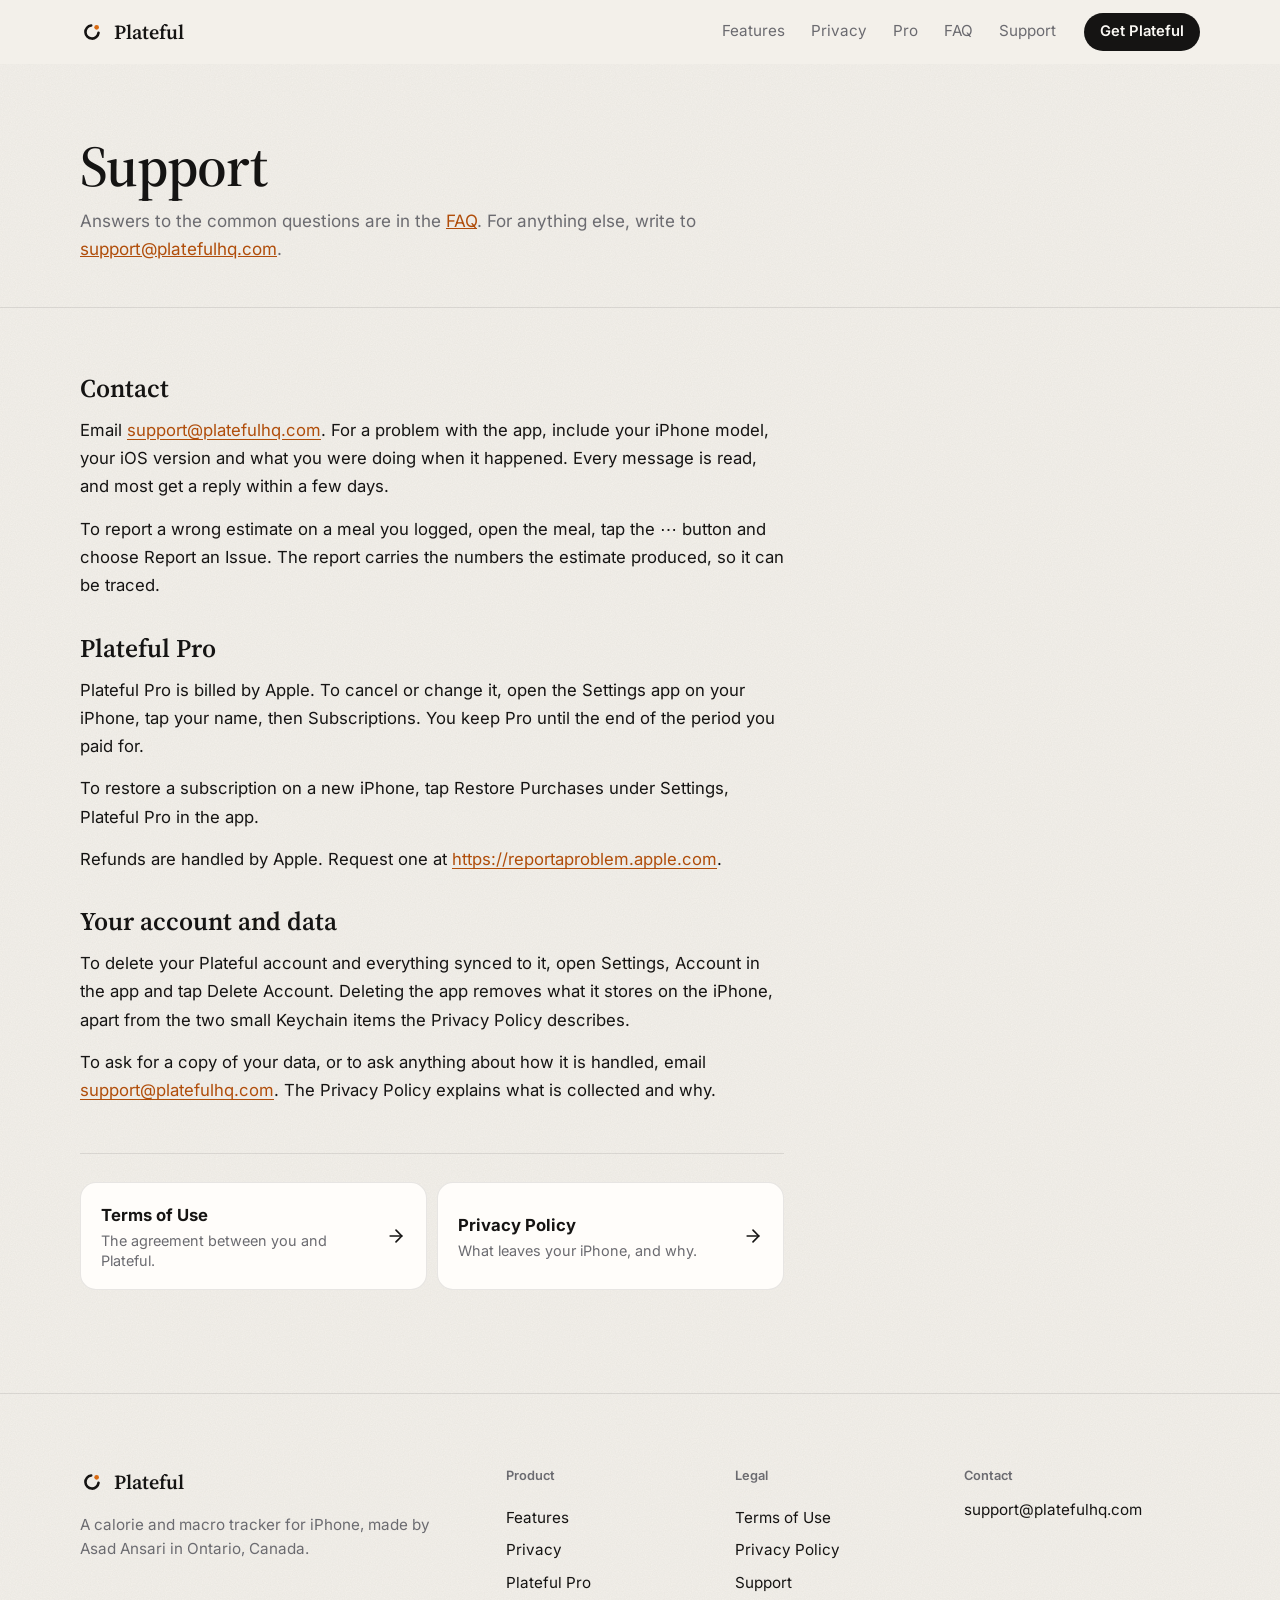
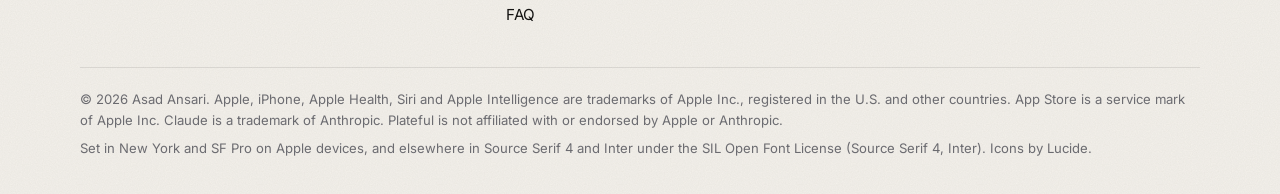
<file: support/index.html>
<!doctype html>
<html lang="en">
<head>
<meta charset="utf-8">
<meta name="viewport" content="width=device-width, initial-scale=1, viewport-fit=cover">
<meta name="color-scheme" content="light dark">
<meta name="theme-color" content="#F4F1EB" media="(prefers-color-scheme: light)">
<meta name="theme-color" content="#0F0F10" media="(prefers-color-scheme: dark)">
<meta http-equiv="Content-Security-Policy" content="default-src 'self'; img-src 'self' data:; style-src 'self' 'unsafe-inline'; script-src 'self'; font-src 'self'; connect-src 'none'; object-src 'none'; base-uri 'none'; form-action 'none'">
<meta name="referrer" content="strict-origin-when-cross-origin">
<title>Support · Plateful</title>
<meta name="description" content="How to reach Plateful, manage Plateful Pro, and delete your account or data.">
<link rel="canonical" href="https://platefulhq.com/support/">
<meta property="og:type" content="website">
<meta property="og:site_name" content="Plateful">
<meta property="og:title" content="Support · Plateful">
<meta property="og:description" content="How to reach Plateful, manage Plateful Pro, and delete your account or data.">
<meta property="og:url" content="https://platefulhq.com/support/">
<meta property="og:image" content="https://platefulhq.com/assets/media/og.png">
<meta property="og:image:width" content="1200">
<meta property="og:image:height" content="630">
<meta property="og:image:alt" content="Plateful on iPhone: Say it. It’s logged.">
<meta name="twitter:card" content="summary_large_image">
<link rel="icon" href="../assets/favicon.svg" type="image/svg+xml">
<link rel="apple-touch-icon" href="../assets/apple-touch-icon.png">
<link rel="stylesheet" href="../assets/site.css?v=918f4177">
<script src="../assets/site.js?v=1f55a152" defer></script>
</head>
<body class="doc-page">
<a class="skip" href="#main">Skip to content</a>
<header class="site-header" data-header>
<div class="wrap nav">
<a class="brand" href="../" aria-label="Plateful home"><svg class="mark" viewBox="0 0 1024 1024" aria-hidden="true"><path d="M789.9 546.1A280 280 0 1 1 477.9 234.1" fill="none" stroke="currentColor" stroke-width="112" stroke-linecap="round"/><circle cx="710" cy="314" r="100" class="mark-dot"/></svg><span>Plateful</span></a>
<nav class="nav-links" id="site-menu" aria-label="Primary">
<a href="../#features">Features</a>
<a href="../#privacy">Privacy</a>
<a href="../#pro">Pro</a>
<a href="../#faq">FAQ</a>
<a href="../support/">Support</a>
</nav>
<a class="button button-small nav-cta" href="../#download">Get Plateful</a>
<button class="menu-toggle" type="button" aria-expanded="false" aria-controls="site-menu" aria-label="Open menu" data-menu-toggle><svg class="icon icon-open" viewBox="0 0 24 24" fill="none" stroke="currentColor" stroke-width="2" stroke-linecap="round" stroke-linejoin="round" aria-hidden="true"><path d="M4 5h16"/><path d="M4 12h16"/><path d="M4 19h16"/></svg><svg class="icon icon-close" viewBox="0 0 24 24" fill="none" stroke="currentColor" stroke-width="2" stroke-linecap="round" stroke-linejoin="round" aria-hidden="true"><path d="M18 6 6 18"/><path d="m6 6 12 12"/></svg></button>
</div>
</header>
<main id="main">
<header class="doc-hero">
<div class="wrap">
<h1>Support</h1>
<p class="meta">Answers to the common questions are in the <a href="../#faq">FAQ</a>. For anything else, write to <a href="mailto:support@platefulhq.com">support@platefulhq.com</a>.</p>
</div>
</header>
<div class="wrap doc-layout doc-layout-single">
<article class="doc-body">
<section id="contact">
<h2>Contact</h2>
<p>Email <a href="mailto:support@platefulhq.com">support@platefulhq.com</a>. For a problem with the app, include your iPhone model, your iOS version and what you were doing when it happened. Every message is read, and most get a reply within a few days.</p>
<p>To report a wrong estimate on a meal you logged, open the meal, tap the ⋯ button and choose Report an Issue. The report carries the numbers the estimate produced, so it can be traced.</p>
</section>
<section id="plateful-pro">
<h2>Plateful Pro</h2>
<p>Plateful Pro is billed by Apple. To cancel or change it, open the Settings app on your iPhone, tap your name, then Subscriptions. You keep Pro until the end of the period you paid for.</p>
<p>To restore a subscription on a new iPhone, tap Restore Purchases under Settings, Plateful Pro in the app.</p>
<p>Refunds are handled by Apple. Request one at <a href="https://reportaproblem.apple.com">https://reportaproblem.apple.com</a>.</p>
</section>
<section id="your-account-and-data">
<h2>Your account and data</h2>
<p>To delete your Plateful account and everything synced to it, open Settings, Account in the app and tap Delete Account. Deleting the app removes what it stores on the iPhone, apart from the two small Keychain items the Privacy Policy describes.</p>
<p>To ask for a copy of your data, or to ask anything about how it is handled, email <a href="mailto:support@platefulhq.com">support@platefulhq.com</a>. The Privacy Policy explains what is collected and why.</p>
</section>
<nav class="related" aria-label="Related pages">
<a class="related-card" href="../terms/"><span><strong>Terms of Use</strong><span>The agreement between you and Plateful.</span></span><svg class="icon" viewBox="0 0 24 24" fill="none" stroke="currentColor" stroke-width="2" stroke-linecap="round" stroke-linejoin="round" aria-hidden="true"><path d="M5 12h14"/><path d="m12 5 7 7-7 7"/></svg></a>
<a class="related-card" href="../privacy/"><span><strong>Privacy Policy</strong><span>What leaves your iPhone, and why.</span></span><svg class="icon" viewBox="0 0 24 24" fill="none" stroke="currentColor" stroke-width="2" stroke-linecap="round" stroke-linejoin="round" aria-hidden="true"><path d="M5 12h14"/><path d="m12 5 7 7-7 7"/></svg></a>
</nav>
</article>
</div>
</main>
<footer class="site-footer">
<div class="wrap footer-grid">
<div class="footer-brand">
<a class="brand" href="../"><svg class="mark" viewBox="0 0 1024 1024" aria-hidden="true"><path d="M789.9 546.1A280 280 0 1 1 477.9 234.1" fill="none" stroke="currentColor" stroke-width="112" stroke-linecap="round"/><circle cx="710" cy="314" r="100" class="mark-dot"/></svg><span>Plateful</span></a>
<p>A calorie and macro tracker for iPhone, made by Asad Ansari in Ontario, Canada.</p>
</div>
<nav aria-label="Product">
<h2>Product</h2>
<a href="../#features">Features</a>
<a href="../#privacy">Privacy</a>
<a href="../#pro">Plateful Pro</a>
<a href="../#faq">FAQ</a>
</nav>
<nav aria-label="Legal">
<h2>Legal</h2>
<a href="../terms/">Terms of Use</a>
<a href="../privacy/">Privacy Policy</a>
<a href="../support/">Support</a>
</nav>
<div>
<h2>Contact</h2>
<p><a href="mailto:support@platefulhq.com">support@platefulhq.com</a></p>
</div>
</div>
<div class="wrap footer-fine">
<p>© 2026 Asad Ansari. Apple, iPhone, Apple Health, Siri and Apple Intelligence are trademarks of Apple Inc., registered in the U.S. and other countries. App Store is a service mark of Apple Inc. Claude is a trademark of Anthropic. Plateful is not affiliated with or endorsed by Apple or Anthropic.</p>
<p>Set in New York and SF Pro on Apple devices, and elsewhere in Source Serif 4 and Inter under the SIL Open Font License (<a href="../assets/fonts/source-serif-4-OFL.txt">Source Serif 4</a>, <a href="../assets/fonts/inter-OFL.txt">Inter</a>). Icons by Lucide.</p>
</div>
</footer>
</body>
</html>
</file>
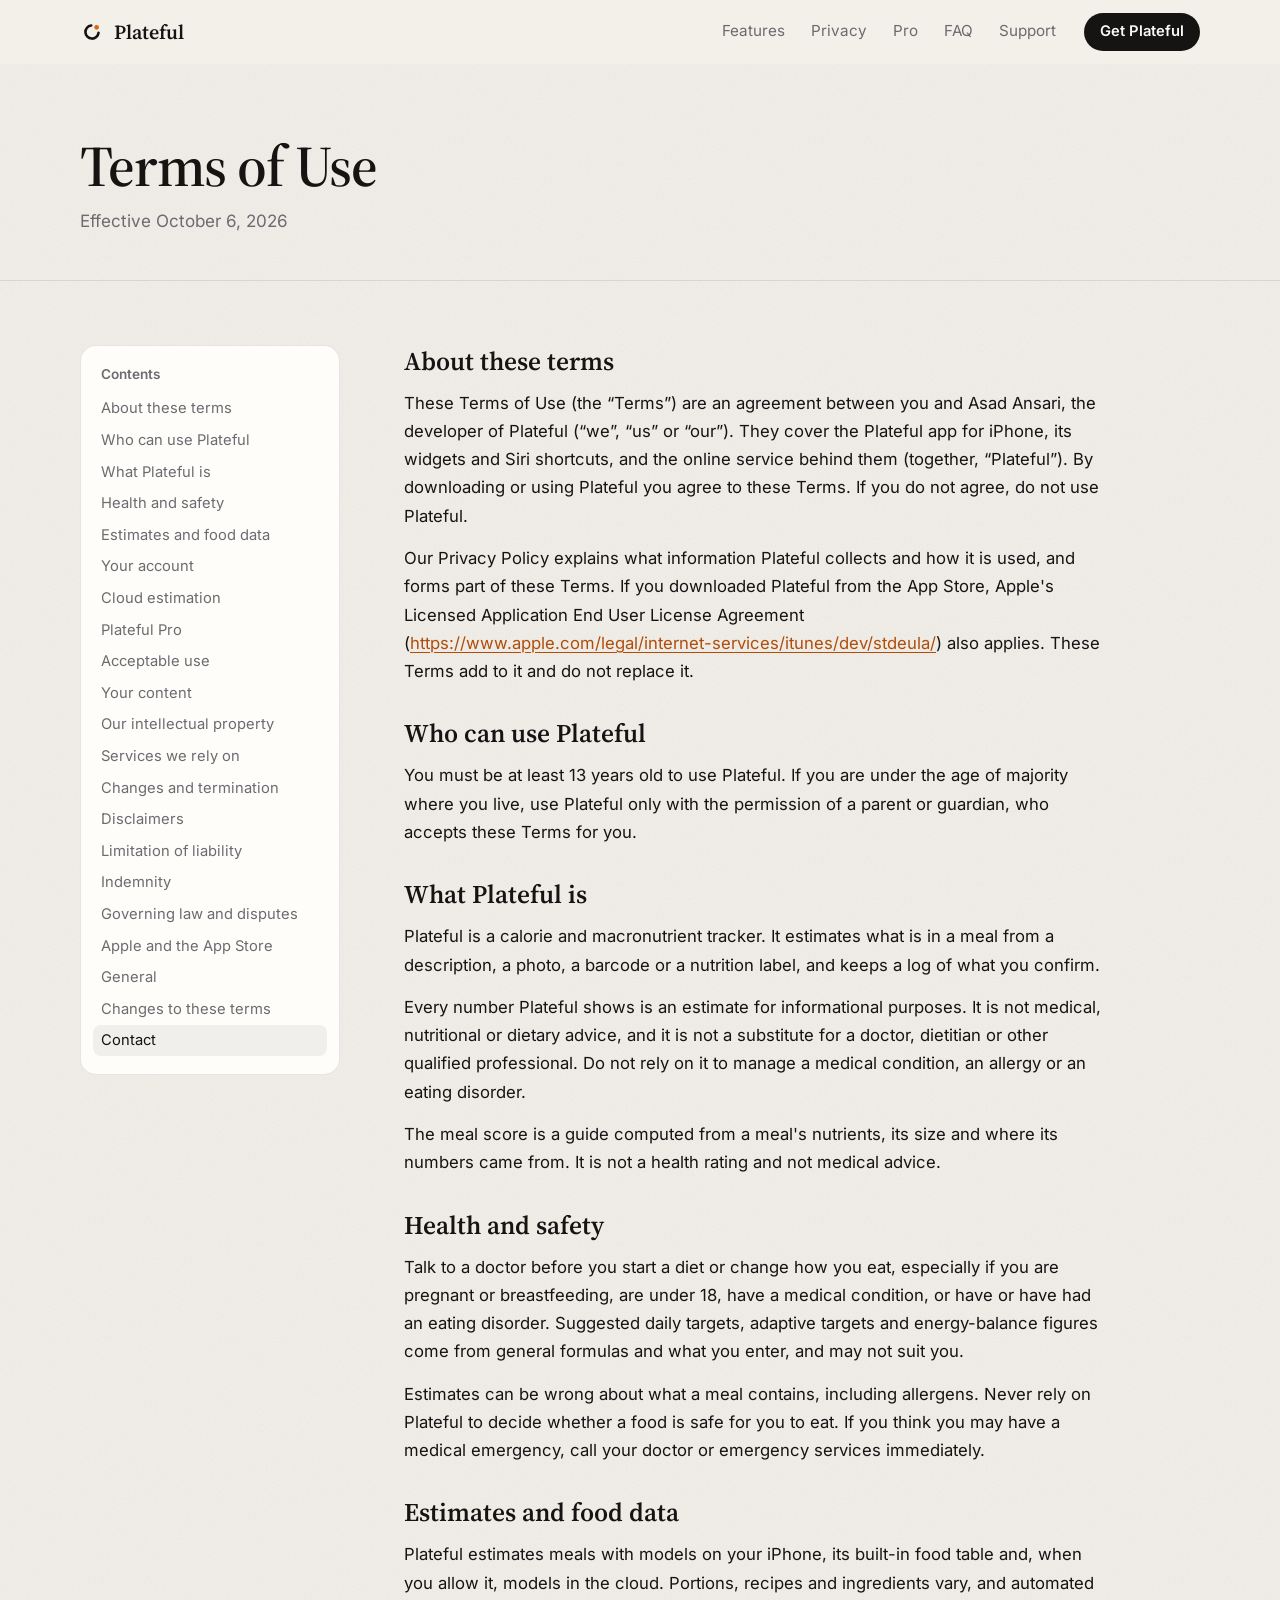
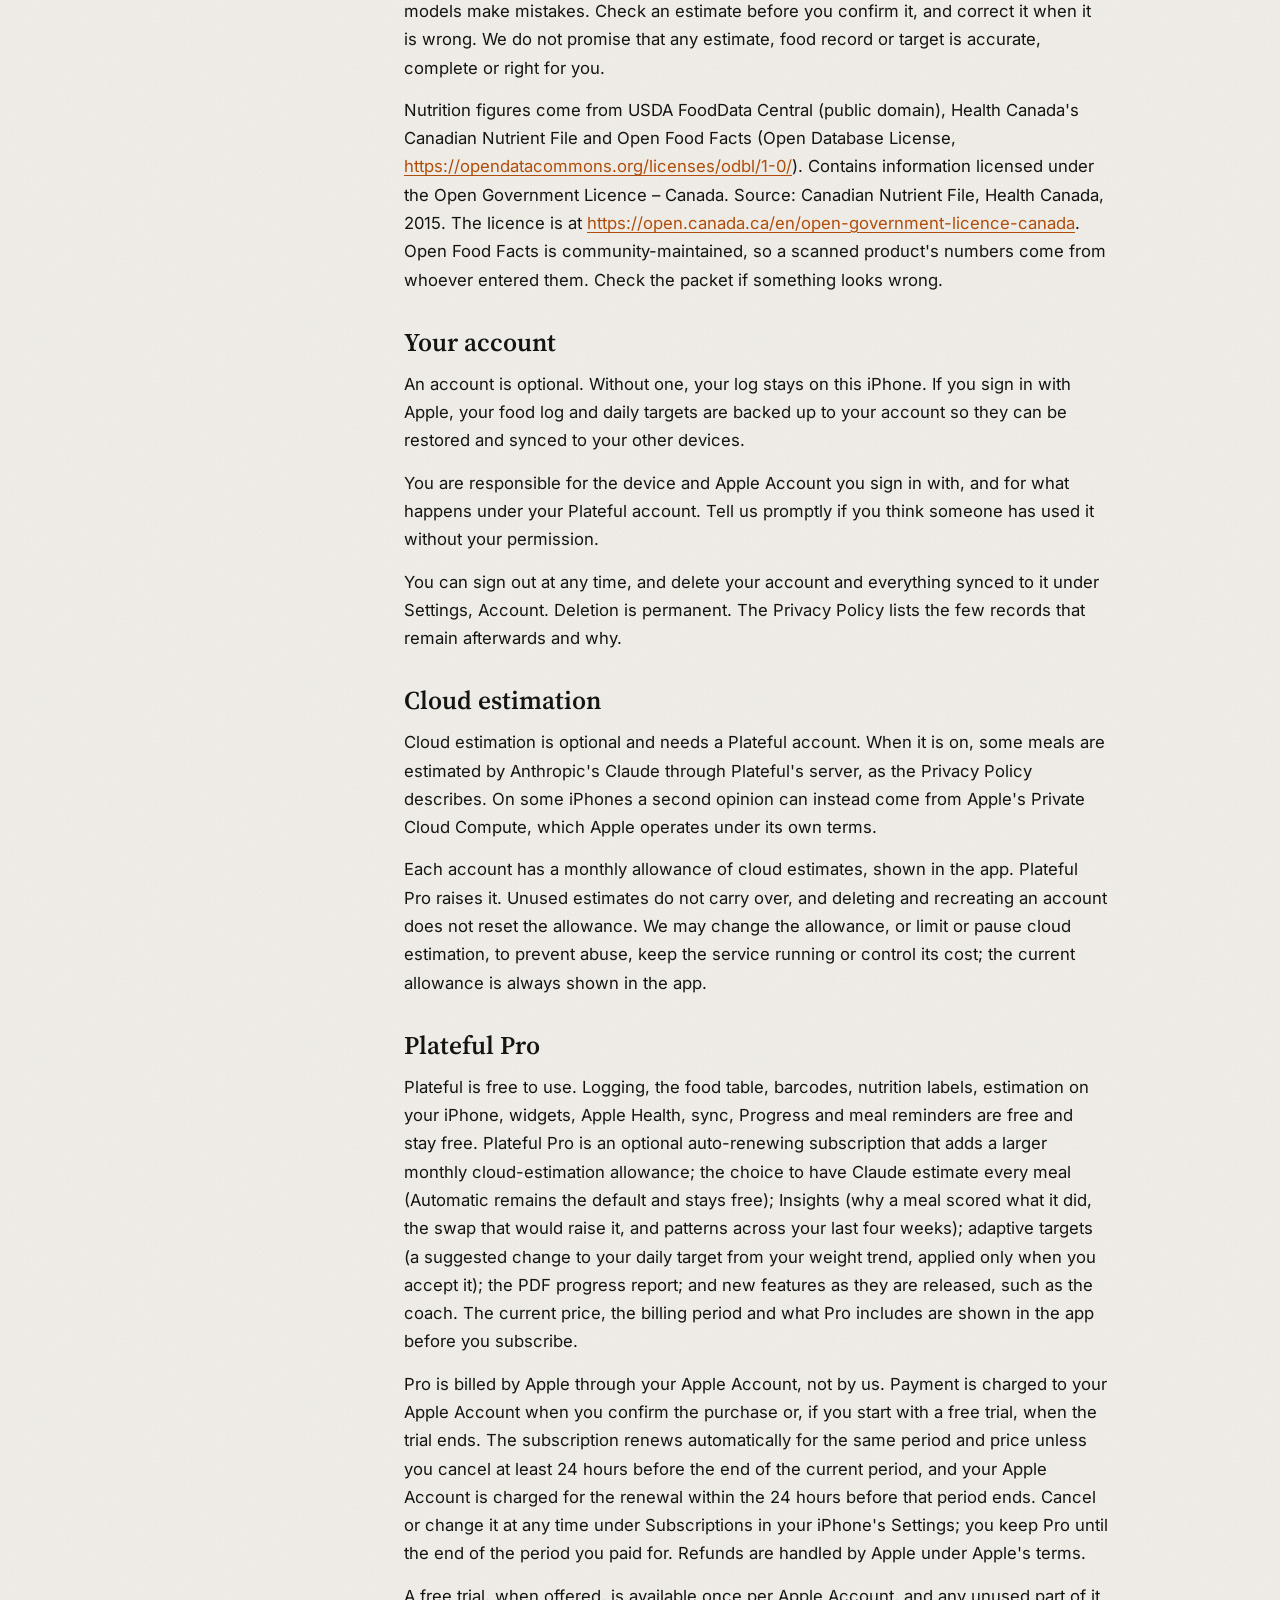
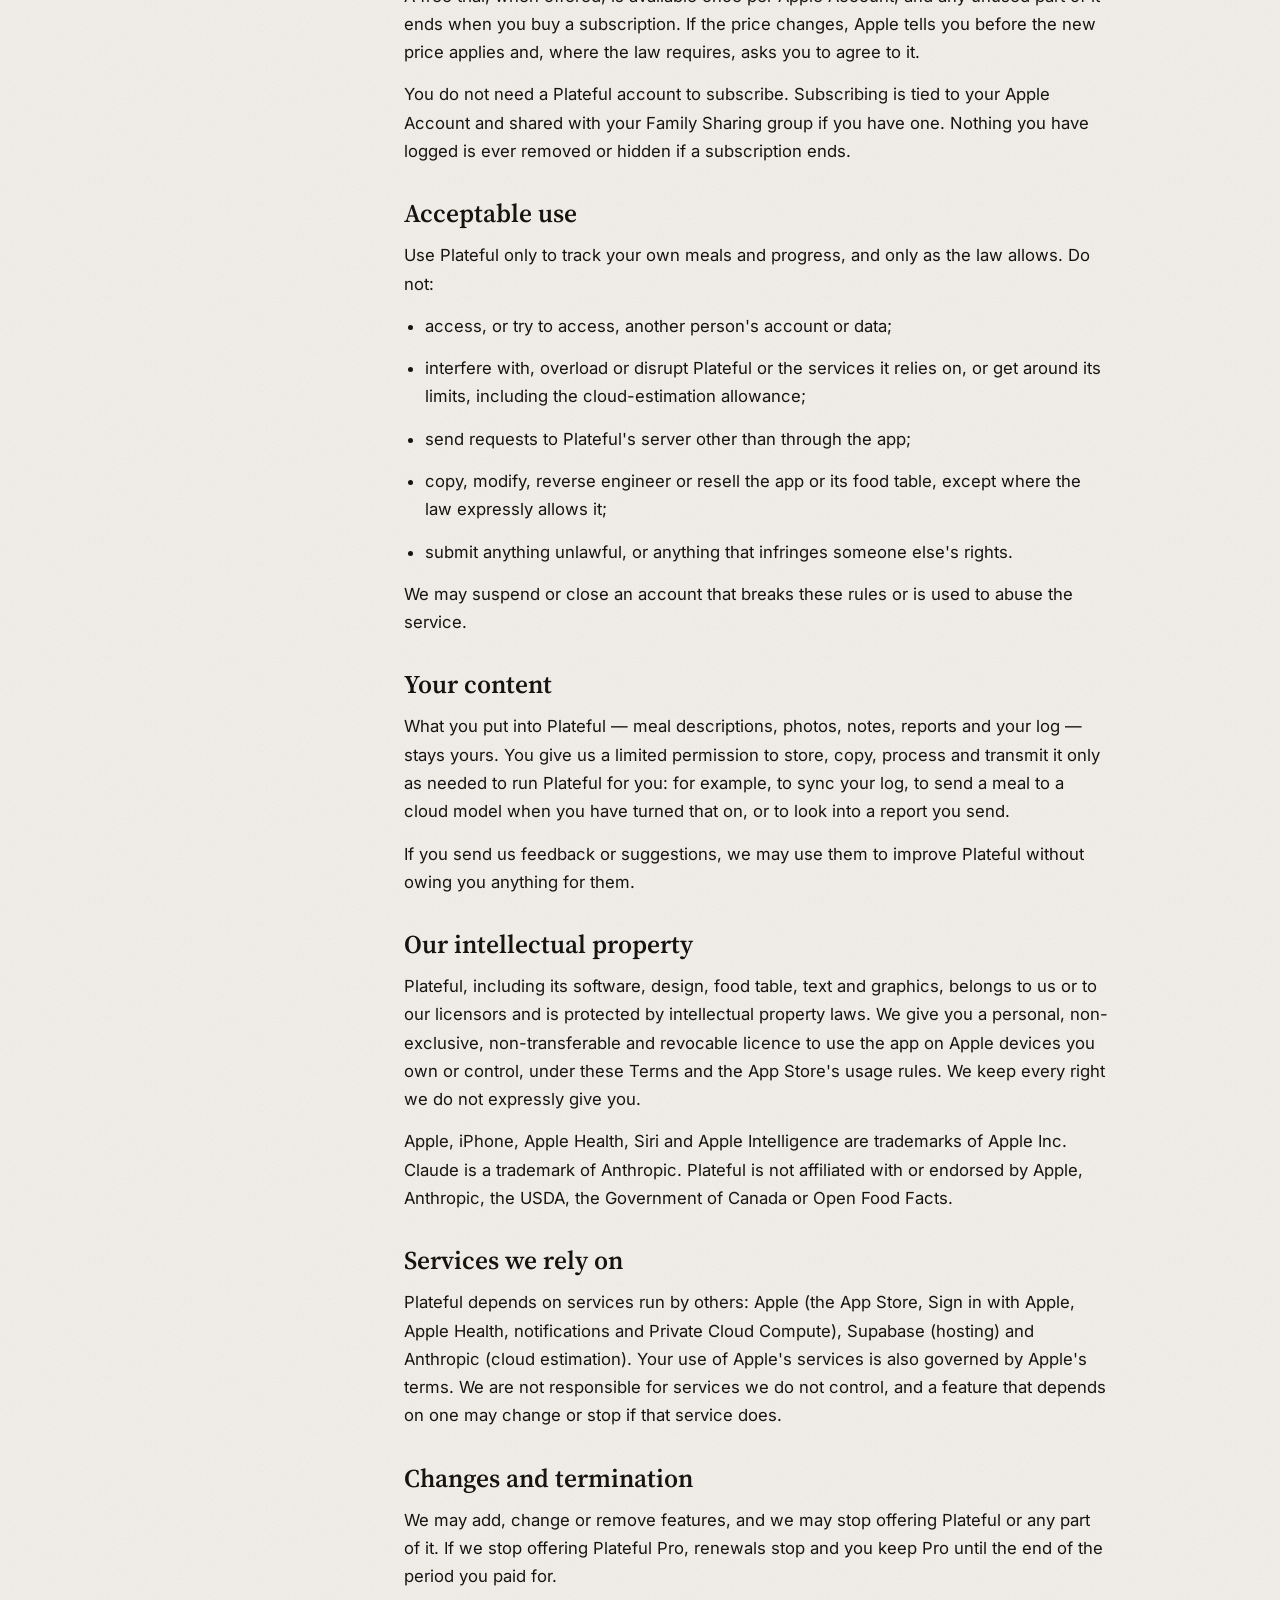
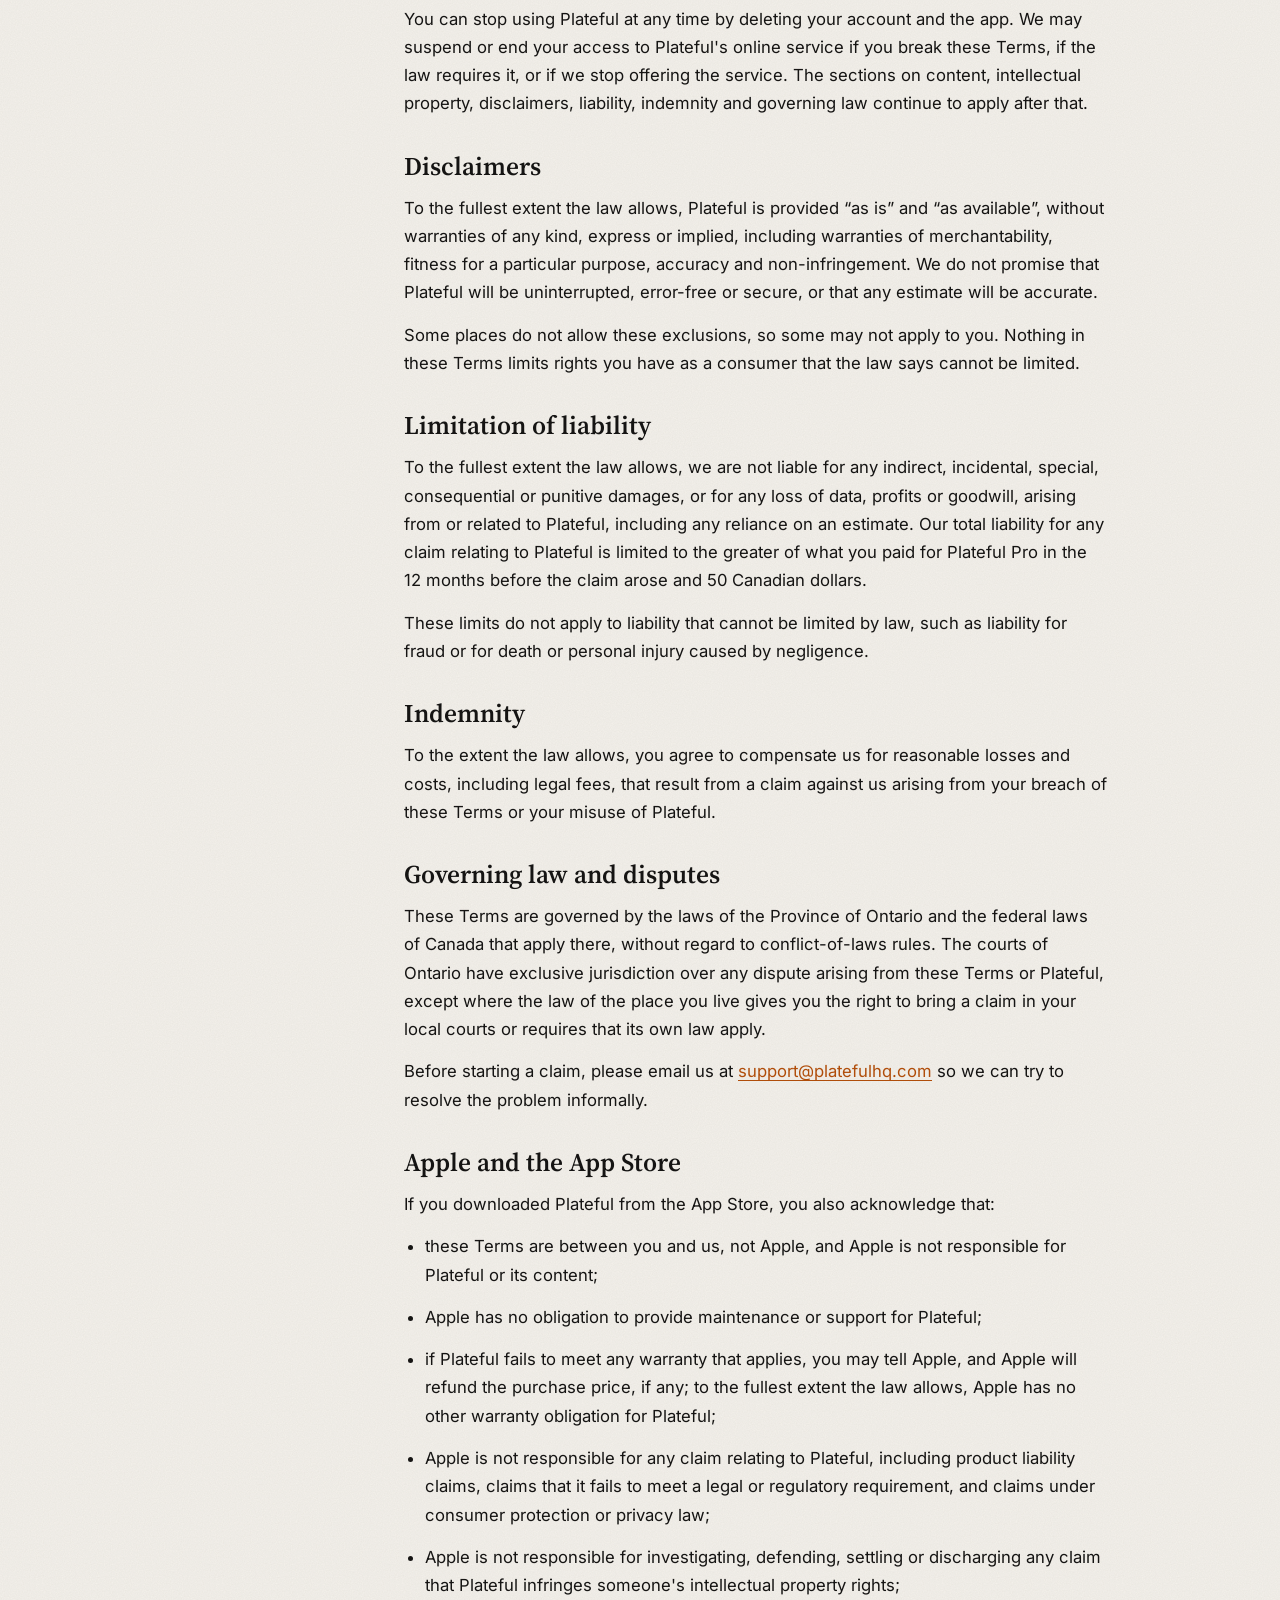
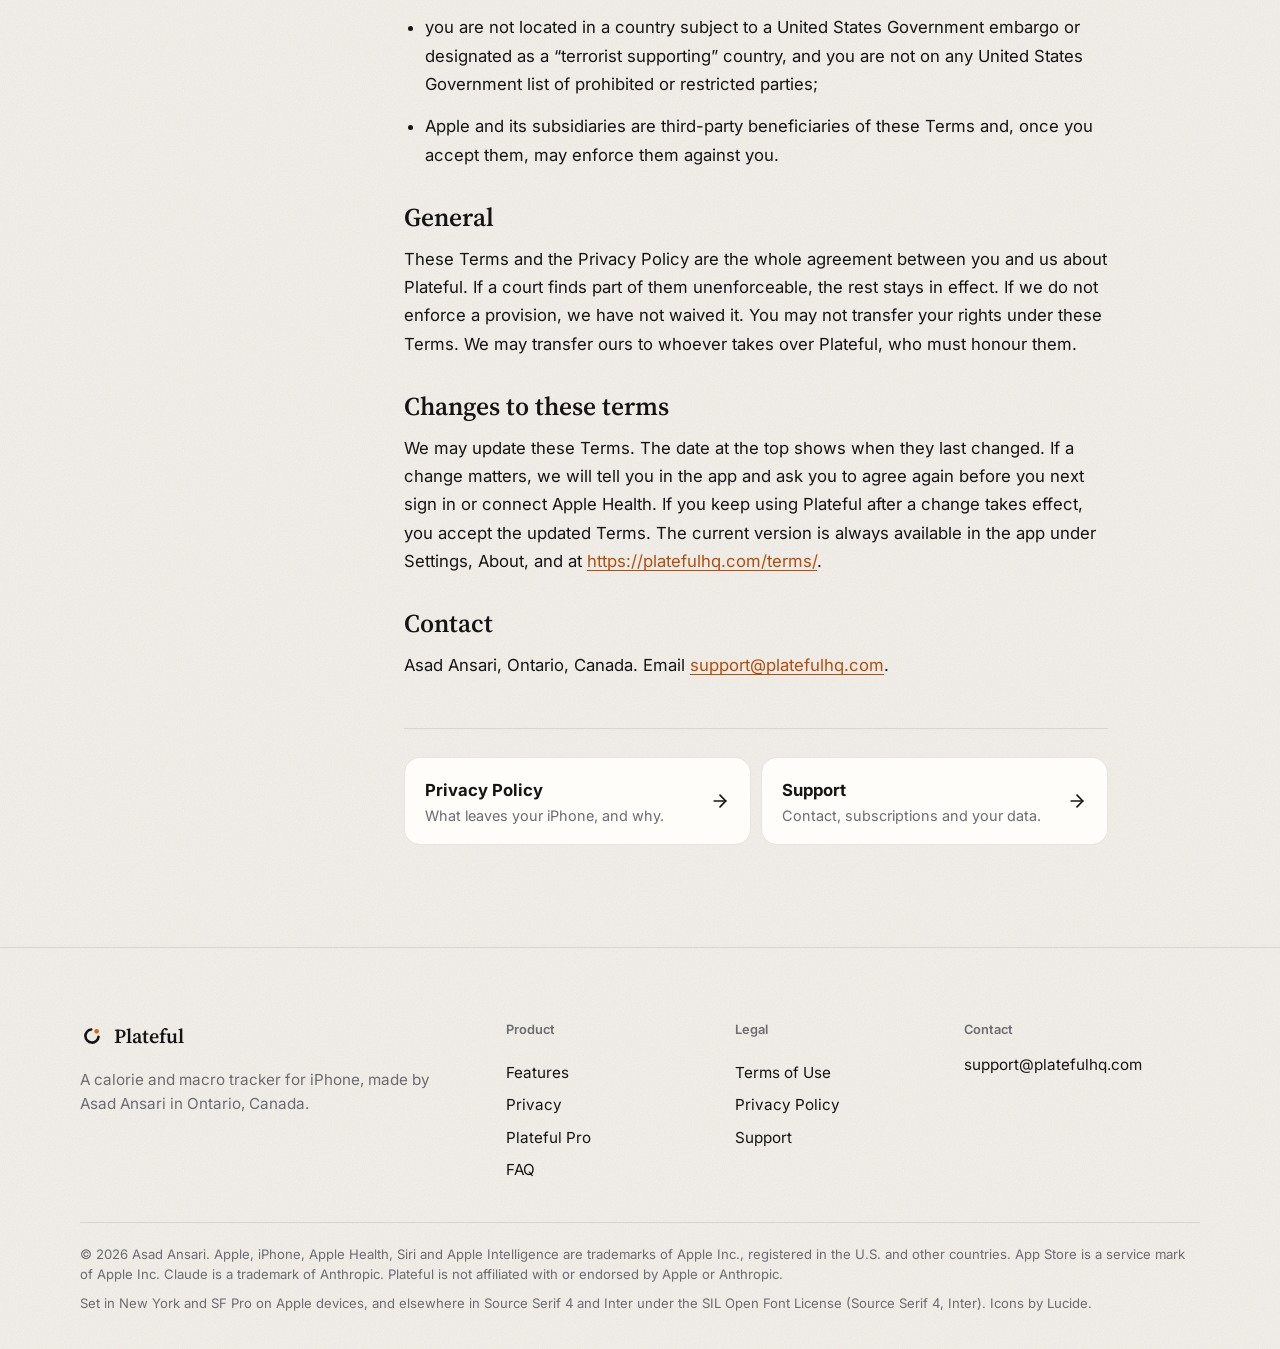
<file: terms/index.html>
<!doctype html>
<html lang="en">
<head>
<meta charset="utf-8">
<meta name="viewport" content="width=device-width, initial-scale=1, viewport-fit=cover">
<meta name="color-scheme" content="light dark">
<meta name="theme-color" content="#F4F1EB" media="(prefers-color-scheme: light)">
<meta name="theme-color" content="#0F0F10" media="(prefers-color-scheme: dark)">
<meta http-equiv="Content-Security-Policy" content="default-src 'self'; img-src 'self' data:; style-src 'self' 'unsafe-inline'; script-src 'self'; font-src 'self'; connect-src 'none'; object-src 'none'; base-uri 'none'; form-action 'none'">
<meta name="referrer" content="strict-origin-when-cross-origin">
<title>Terms of Use · Plateful</title>
<meta name="description" content="The Terms of Use for Plateful, the calorie and macro tracker for iPhone.">
<link rel="canonical" href="https://platefulhq.com/terms/">
<meta property="og:type" content="website">
<meta property="og:site_name" content="Plateful">
<meta property="og:title" content="Terms of Use · Plateful">
<meta property="og:description" content="The Terms of Use for Plateful, the calorie and macro tracker for iPhone.">
<meta property="og:url" content="https://platefulhq.com/terms/">
<meta property="og:image" content="https://platefulhq.com/assets/media/og.png">
<meta property="og:image:width" content="1200">
<meta property="og:image:height" content="630">
<meta property="og:image:alt" content="Plateful on iPhone: Say it. It’s logged.">
<meta name="twitter:card" content="summary_large_image">
<link rel="icon" href="../assets/favicon.svg" type="image/svg+xml">
<link rel="apple-touch-icon" href="../assets/apple-touch-icon.png">
<link rel="stylesheet" href="../assets/site.css?v=918f4177">
<script src="../assets/site.js?v=1f55a152" defer></script>
</head>
<body class="doc-page">
<a class="skip" href="#main">Skip to content</a>
<header class="site-header" data-header>
<div class="wrap nav">
<a class="brand" href="../" aria-label="Plateful home"><svg class="mark" viewBox="0 0 1024 1024" aria-hidden="true"><path d="M789.9 546.1A280 280 0 1 1 477.9 234.1" fill="none" stroke="currentColor" stroke-width="112" stroke-linecap="round"/><circle cx="710" cy="314" r="100" class="mark-dot"/></svg><span>Plateful</span></a>
<nav class="nav-links" id="site-menu" aria-label="Primary">
<a href="../#features">Features</a>
<a href="../#privacy">Privacy</a>
<a href="../#pro">Pro</a>
<a href="../#faq">FAQ</a>
<a href="../support/">Support</a>
</nav>
<a class="button button-small nav-cta" href="../#download">Get Plateful</a>
<button class="menu-toggle" type="button" aria-expanded="false" aria-controls="site-menu" aria-label="Open menu" data-menu-toggle><svg class="icon icon-open" viewBox="0 0 24 24" fill="none" stroke="currentColor" stroke-width="2" stroke-linecap="round" stroke-linejoin="round" aria-hidden="true"><path d="M4 5h16"/><path d="M4 12h16"/><path d="M4 19h16"/></svg><svg class="icon icon-close" viewBox="0 0 24 24" fill="none" stroke="currentColor" stroke-width="2" stroke-linecap="round" stroke-linejoin="round" aria-hidden="true"><path d="M18 6 6 18"/><path d="m6 6 12 12"/></svg></button>
</div>
</header>
<main id="main">
<header class="doc-hero">
<div class="wrap">
<h1>Terms of Use</h1>
<p class="meta">Effective October 6, 2026</p>
</div>
</header>
<div class="wrap doc-layout">
<aside class="doc-aside">
<nav class="contents" aria-label="Contents">
<details class="toc" data-toc open>
<summary>Contents <svg class="icon toc-chevron" viewBox="0 0 24 24" fill="none" stroke="currentColor" stroke-width="2" stroke-linecap="round" stroke-linejoin="round" aria-hidden="true"><path d="m6 9 6 6 6-6"/></svg></summary>
<ol>
<li><a href="#about-these-terms">About these terms</a></li>
<li><a href="#who-can-use-plateful">Who can use Plateful</a></li>
<li><a href="#what-plateful-is">What Plateful is</a></li>
<li><a href="#health-and-safety">Health and safety</a></li>
<li><a href="#estimates-and-food-data">Estimates and food data</a></li>
<li><a href="#your-account">Your account</a></li>
<li><a href="#cloud-estimation">Cloud estimation</a></li>
<li><a href="#plateful-pro">Plateful Pro</a></li>
<li><a href="#acceptable-use">Acceptable use</a></li>
<li><a href="#your-content">Your content</a></li>
<li><a href="#our-intellectual-property">Our intellectual property</a></li>
<li><a href="#services-we-rely-on">Services we rely on</a></li>
<li><a href="#changes-and-termination">Changes and termination</a></li>
<li><a href="#disclaimers">Disclaimers</a></li>
<li><a href="#limitation-of-liability">Limitation of liability</a></li>
<li><a href="#indemnity">Indemnity</a></li>
<li><a href="#governing-law-and-disputes">Governing law and disputes</a></li>
<li><a href="#apple-and-the-app-store">Apple and the App Store</a></li>
<li><a href="#general">General</a></li>
<li><a href="#changes-to-these-terms">Changes to these terms</a></li>
<li><a href="#contact">Contact</a></li>
</ol>
</details>
</nav>
</aside>
<article class="doc-body">
<section id="about-these-terms">
<h2>About these terms</h2>
<p>These Terms of Use (the “Terms”) are an agreement between you and Asad Ansari, the developer of Plateful (“we”, “us” or “our”). They cover the Plateful app for iPhone, its widgets and Siri shortcuts, and the online service behind them (together, “Plateful”). By downloading or using Plateful you agree to these Terms. If you do not agree, do not use Plateful.</p>
<p>Our Privacy Policy explains what information Plateful collects and how it is used, and forms part of these Terms. If you downloaded Plateful from the App Store, Apple's Licensed Application End User License Agreement (<a href="https://www.apple.com/legal/internet-services/itunes/dev/stdeula/">https://www.apple.com/legal/internet-services/itunes/dev/stdeula/</a>) also applies. These Terms add to it and do not replace it.</p>
</section>
<section id="who-can-use-plateful">
<h2>Who can use Plateful</h2>
<p>You must be at least 13 years old to use Plateful. If you are under the age of majority where you live, use Plateful only with the permission of a parent or guardian, who accepts these Terms for you.</p>
</section>
<section id="what-plateful-is">
<h2>What Plateful is</h2>
<p>Plateful is a calorie and macronutrient tracker. It estimates what is in a meal from a description, a photo, a barcode or a nutrition label, and keeps a log of what you confirm.</p>
<p>Every number Plateful shows is an estimate for informational purposes. It is not medical, nutritional or dietary advice, and it is not a substitute for a doctor, dietitian or other qualified professional. Do not rely on it to manage a medical condition, an allergy or an eating disorder.</p>
<p>The meal score is a guide computed from a meal's nutrients, its size and where its numbers came from. It is not a health rating and not medical advice.</p>
</section>
<section id="health-and-safety">
<h2>Health and safety</h2>
<p>Talk to a doctor before you start a diet or change how you eat, especially if you are pregnant or breastfeeding, are under 18, have a medical condition, or have or have had an eating disorder. Suggested daily targets, adaptive targets and energy-balance figures come from general formulas and what you enter, and may not suit you.</p>
<p>Estimates can be wrong about what a meal contains, including allergens. Never rely on Plateful to decide whether a food is safe for you to eat. If you think you may have a medical emergency, call your doctor or emergency services immediately.</p>
</section>
<section id="estimates-and-food-data">
<h2>Estimates and food data</h2>
<p>Plateful estimates meals with models on your iPhone, its built-in food table and, when you allow it, models in the cloud. Portions, recipes and ingredients vary, and automated models make mistakes. Check an estimate before you confirm it, and correct it when it is wrong. We do not promise that any estimate, food record or target is accurate, complete or right for you.</p>
<p>Nutrition figures come from USDA FoodData Central (public domain), Health Canada's Canadian Nutrient File and Open Food Facts (Open Database License, <a href="https://opendatacommons.org/licenses/odbl/1-0/">https://opendatacommons.org/licenses/odbl/1-0/</a>). Contains information licensed under the Open Government Licence – Canada. Source: Canadian Nutrient File, Health Canada, 2015. The licence is at <a href="https://open.canada.ca/en/open-government-licence-canada">https://open.canada.ca/en/open-government-licence-canada</a>. Open Food Facts is community-maintained, so a scanned product's numbers come from whoever entered them. Check the packet if something looks wrong.</p>
</section>
<section id="your-account">
<h2>Your account</h2>
<p>An account is optional. Without one, your log stays on this iPhone. If you sign in with Apple, your food log and daily targets are backed up to your account so they can be restored and synced to your other devices.</p>
<p>You are responsible for the device and Apple Account you sign in with, and for what happens under your Plateful account. Tell us promptly if you think someone has used it without your permission.</p>
<p>You can sign out at any time, and delete your account and everything synced to it under Settings, Account. Deletion is permanent. The Privacy Policy lists the few records that remain afterwards and why.</p>
</section>
<section id="cloud-estimation">
<h2>Cloud estimation</h2>
<p>Cloud estimation is optional and needs a Plateful account. When it is on, some meals are estimated by Anthropic's Claude through Plateful's server, as the Privacy Policy describes. On some iPhones a second opinion can instead come from Apple's Private Cloud Compute, which Apple operates under its own terms.</p>
<p>Each account has a monthly allowance of cloud estimates, shown in the app. Plateful Pro raises it. Unused estimates do not carry over, and deleting and recreating an account does not reset the allowance. We may change the allowance, or limit or pause cloud estimation, to prevent abuse, keep the service running or control its cost; the current allowance is always shown in the app.</p>
</section>
<section id="plateful-pro">
<h2>Plateful Pro</h2>
<p>Plateful is free to use. Logging, the food table, barcodes, nutrition labels, estimation on your iPhone, widgets, Apple Health, sync, Progress and meal reminders are free and stay free. Plateful Pro is an optional auto-renewing subscription that adds a larger monthly cloud-estimation allowance; the choice to have Claude estimate every meal (Automatic remains the default and stays free); Insights (why a meal scored what it did, the swap that would raise it, and patterns across your last four weeks); adaptive targets (a suggested change to your daily target from your weight trend, applied only when you accept it); the PDF progress report; and new features as they are released, such as the coach. The current price, the billing period and what Pro includes are shown in the app before you subscribe.</p>
<p>Pro is billed by Apple through your Apple Account, not by us. Payment is charged to your Apple Account when you confirm the purchase or, if you start with a free trial, when the trial ends. The subscription renews automatically for the same period and price unless you cancel at least 24 hours before the end of the current period, and your Apple Account is charged for the renewal within the 24 hours before that period ends. Cancel or change it at any time under Subscriptions in your iPhone's Settings; you keep Pro until the end of the period you paid for. Refunds are handled by Apple under Apple's terms.</p>
<p>A free trial, when offered, is available once per Apple Account, and any unused part of it ends when you buy a subscription. If the price changes, Apple tells you before the new price applies and, where the law requires, asks you to agree to it.</p>
<p>You do not need a Plateful account to subscribe. Subscribing is tied to your Apple Account and shared with your Family Sharing group if you have one. Nothing you have logged is ever removed or hidden if a subscription ends.</p>
</section>
<section id="acceptable-use">
<h2>Acceptable use</h2>
<p>Use Plateful only to track your own meals and progress, and only as the law allows. Do not:</p>
<ul>
<li>access, or try to access, another person's account or data;</li>
<li>interfere with, overload or disrupt Plateful or the services it relies on, or get around its limits, including the cloud-estimation allowance;</li>
<li>send requests to Plateful's server other than through the app;</li>
<li>copy, modify, reverse engineer or resell the app or its food table, except where the law expressly allows it;</li>
<li>submit anything unlawful, or anything that infringes someone else's rights.</li>
</ul>
<p>We may suspend or close an account that breaks these rules or is used to abuse the service.</p>
</section>
<section id="your-content">
<h2>Your content</h2>
<p>What you put into Plateful — meal descriptions, photos, notes, reports and your log — stays yours. You give us a limited permission to store, copy, process and transmit it only as needed to run Plateful for you: for example, to sync your log, to send a meal to a cloud model when you have turned that on, or to look into a report you send.</p>
<p>If you send us feedback or suggestions, we may use them to improve Plateful without owing you anything for them.</p>
</section>
<section id="our-intellectual-property">
<h2>Our intellectual property</h2>
<p>Plateful, including its software, design, food table, text and graphics, belongs to us or to our licensors and is protected by intellectual property laws. We give you a personal, non-exclusive, non-transferable and revocable licence to use the app on Apple devices you own or control, under these Terms and the App Store's usage rules. We keep every right we do not expressly give you.</p>
<p>Apple, iPhone, Apple Health, Siri and Apple Intelligence are trademarks of Apple Inc. Claude is a trademark of Anthropic. Plateful is not affiliated with or endorsed by Apple, Anthropic, the USDA, the Government of Canada or Open Food Facts.</p>
</section>
<section id="services-we-rely-on">
<h2>Services we rely on</h2>
<p>Plateful depends on services run by others: Apple (the App Store, Sign in with Apple, Apple Health, notifications and Private Cloud Compute), Supabase (hosting) and Anthropic (cloud estimation). Your use of Apple's services is also governed by Apple's terms. We are not responsible for services we do not control, and a feature that depends on one may change or stop if that service does.</p>
</section>
<section id="changes-and-termination">
<h2>Changes and termination</h2>
<p>We may add, change or remove features, and we may stop offering Plateful or any part of it. If we stop offering Plateful Pro, renewals stop and you keep Pro until the end of the period you paid for.</p>
<p>You can stop using Plateful at any time by deleting your account and the app. We may suspend or end your access to Plateful's online service if you break these Terms, if the law requires it, or if we stop offering the service. The sections on content, intellectual property, disclaimers, liability, indemnity and governing law continue to apply after that.</p>
</section>
<section id="disclaimers">
<h2>Disclaimers</h2>
<p>To the fullest extent the law allows, Plateful is provided “as is” and “as available”, without warranties of any kind, express or implied, including warranties of merchantability, fitness for a particular purpose, accuracy and non-infringement. We do not promise that Plateful will be uninterrupted, error-free or secure, or that any estimate will be accurate.</p>
<p>Some places do not allow these exclusions, so some may not apply to you. Nothing in these Terms limits rights you have as a consumer that the law says cannot be limited.</p>
</section>
<section id="limitation-of-liability">
<h2>Limitation of liability</h2>
<p>To the fullest extent the law allows, we are not liable for any indirect, incidental, special, consequential or punitive damages, or for any loss of data, profits or goodwill, arising from or related to Plateful, including any reliance on an estimate. Our total liability for any claim relating to Plateful is limited to the greater of what you paid for Plateful Pro in the 12 months before the claim arose and 50 Canadian dollars.</p>
<p>These limits do not apply to liability that cannot be limited by law, such as liability for fraud or for death or personal injury caused by negligence.</p>
</section>
<section id="indemnity">
<h2>Indemnity</h2>
<p>To the extent the law allows, you agree to compensate us for reasonable losses and costs, including legal fees, that result from a claim against us arising from your breach of these Terms or your misuse of Plateful.</p>
</section>
<section id="governing-law-and-disputes">
<h2>Governing law and disputes</h2>
<p>These Terms are governed by the laws of the Province of Ontario and the federal laws of Canada that apply there, without regard to conflict-of-laws rules. The courts of Ontario have exclusive jurisdiction over any dispute arising from these Terms or Plateful, except where the law of the place you live gives you the right to bring a claim in your local courts or requires that its own law apply.</p>
<p>Before starting a claim, please email us at <a href="mailto:support@platefulhq.com">support@platefulhq.com</a> so we can try to resolve the problem informally.</p>
</section>
<section id="apple-and-the-app-store">
<h2>Apple and the App Store</h2>
<p>If you downloaded Plateful from the App Store, you also acknowledge that:</p>
<ul>
<li>these Terms are between you and us, not Apple, and Apple is not responsible for Plateful or its content;</li>
<li>Apple has no obligation to provide maintenance or support for Plateful;</li>
<li>if Plateful fails to meet any warranty that applies, you may tell Apple, and Apple will refund the purchase price, if any; to the fullest extent the law allows, Apple has no other warranty obligation for Plateful;</li>
<li>Apple is not responsible for any claim relating to Plateful, including product liability claims, claims that it fails to meet a legal or regulatory requirement, and claims under consumer protection or privacy law;</li>
<li>Apple is not responsible for investigating, defending, settling or discharging any claim that Plateful infringes someone's intellectual property rights;</li>
<li>you are not located in a country subject to a United States Government embargo or designated as a “terrorist supporting” country, and you are not on any United States Government list of prohibited or restricted parties;</li>
<li>Apple and its subsidiaries are third-party beneficiaries of these Terms and, once you accept them, may enforce them against you.</li>
</ul>
</section>
<section id="general">
<h2>General</h2>
<p>These Terms and the Privacy Policy are the whole agreement between you and us about Plateful. If a court finds part of them unenforceable, the rest stays in effect. If we do not enforce a provision, we have not waived it. You may not transfer your rights under these Terms. We may transfer ours to whoever takes over Plateful, who must honour them.</p>
</section>
<section id="changes-to-these-terms">
<h2>Changes to these terms</h2>
<p>We may update these Terms. The date at the top shows when they last changed. If a change matters, we will tell you in the app and ask you to agree again before you next sign in or connect Apple Health. If you keep using Plateful after a change takes effect, you accept the updated Terms. The current version is always available in the app under Settings, About, and at <a href="https://platefulhq.com/terms/">https://platefulhq.com/terms/</a>.</p>
</section>
<section id="contact">
<h2>Contact</h2>
<p>Asad Ansari, Ontario, Canada. Email <a href="mailto:support@platefulhq.com">support@platefulhq.com</a>.</p>
</section>
<nav class="related" aria-label="Related pages">
<a class="related-card" href="../privacy/"><span><strong>Privacy Policy</strong><span>What leaves your iPhone, and why.</span></span><svg class="icon" viewBox="0 0 24 24" fill="none" stroke="currentColor" stroke-width="2" stroke-linecap="round" stroke-linejoin="round" aria-hidden="true"><path d="M5 12h14"/><path d="m12 5 7 7-7 7"/></svg></a>
<a class="related-card" href="../support/"><span><strong>Support</strong><span>Contact, subscriptions and your data.</span></span><svg class="icon" viewBox="0 0 24 24" fill="none" stroke="currentColor" stroke-width="2" stroke-linecap="round" stroke-linejoin="round" aria-hidden="true"><path d="M5 12h14"/><path d="m12 5 7 7-7 7"/></svg></a>
</nav>
</article>
</div>
</main>
<footer class="site-footer">
<div class="wrap footer-grid">
<div class="footer-brand">
<a class="brand" href="../"><svg class="mark" viewBox="0 0 1024 1024" aria-hidden="true"><path d="M789.9 546.1A280 280 0 1 1 477.9 234.1" fill="none" stroke="currentColor" stroke-width="112" stroke-linecap="round"/><circle cx="710" cy="314" r="100" class="mark-dot"/></svg><span>Plateful</span></a>
<p>A calorie and macro tracker for iPhone, made by Asad Ansari in Ontario, Canada.</p>
</div>
<nav aria-label="Product">
<h2>Product</h2>
<a href="../#features">Features</a>
<a href="../#privacy">Privacy</a>
<a href="../#pro">Plateful Pro</a>
<a href="../#faq">FAQ</a>
</nav>
<nav aria-label="Legal">
<h2>Legal</h2>
<a href="../terms/">Terms of Use</a>
<a href="../privacy/">Privacy Policy</a>
<a href="../support/">Support</a>
</nav>
<div>
<h2>Contact</h2>
<p><a href="mailto:support@platefulhq.com">support@platefulhq.com</a></p>
</div>
</div>
<div class="wrap footer-fine">
<p>© 2026 Asad Ansari. Apple, iPhone, Apple Health, Siri and Apple Intelligence are trademarks of Apple Inc., registered in the U.S. and other countries. App Store is a service mark of Apple Inc. Claude is a trademark of Anthropic. Plateful is not affiliated with or endorsed by Apple or Anthropic.</p>
<p>Set in New York and SF Pro on Apple devices, and elsewhere in Source Serif 4 and Inter under the SIL Open Font License (<a href="../assets/fonts/source-serif-4-OFL.txt">Source Serif 4</a>, <a href="../assets/fonts/inter-OFL.txt">Inter</a>). Icons by Lucide.</p>
</div>
</footer>
</body>
</html>
</file>
<file: assets/site.css>
/* Plateful — generated from PlatefulCore's LegalSite. Do not edit here. */
@font-face { font-family: "Source Serif 4"; src: url("fonts/source-serif-4.woff2") format("woff2"); font-weight: 200 900; font-style: normal; font-display: swap; }
@font-face { font-family: "Inter"; src: url("fonts/inter.woff2") format("woff2"); font-weight: 100 900; font-style: normal; font-display: swap; }
:root { --page: #F4F1EB; --card: #FFFDFA; --ink: #151413; --on-ink: #FAF8F4; --muted: #6B6B70; --flame: #D86A12; --flame-text: #B04D0A; --protein: #C2477A; --protein-text: #A93A69; --carbs: #3E8E5A; --carbs-text: #2F7048; --fat: #2F52BF; --fat-text: #2F52BF; --warning: #7B3F9E; --ember: #F1C6A4; --rose: #E7B7C6; --mist: #C3DCD2; --inv-bg: #151413; --inv-text: #F2F0EC; --rule: rgba(21, 20, 19, .1); --rule-strong: rgba(21, 20, 19, .16); --track: #EAE6DF; --shadow: 0 1px 2px rgba(21, 20, 19, .04), 0 18px 40px -18px rgba(21, 20, 19, .18); --shadow-lift: 0 2px 4px rgba(21, 20, 19, .05), 0 30px 60px -24px rgba(21, 20, 19, .28); }
@media (prefers-color-scheme: dark) { :root { --page: #0F0F10; --card: #1B1B1D; --ink: #F2F0EC; --on-ink: #151413; --muted: #9E9EA6; --flame: #F5934A; --flame-text: #F5934A; --protein: #E8759F; --protein-text: #E8759F; --carbs: #6FC98A; --carbs-text: #6FC98A; --fat: #8FA6F2; --fat-text: #8FA6F2; --warning: #C48BE8; --ember: #6B3412; --rose: #8C5468; --mist: #3C5A50; --rule: rgba(255, 255, 255, .09); --rule-strong: rgba(255, 255, 255, .16); --track: #2A2A2D; --shadow: 0 1px 2px rgba(0, 0, 0, .3), 0 18px 40px -18px rgba(0, 0, 0, .7); --shadow-lift: 0 2px 4px rgba(0, 0, 0, .3), 0 30px 60px -24px rgba(0, 0, 0, .8); --inv-bg: #1B1B1D; } }
:root {
  --serif: ui-serif, "New York", "Source Serif 4", Georgia, "Times New Roman", serif;
  --sans: -apple-system, BlinkMacSystemFont, "SF Pro Text", Inter, "Segoe UI", Roboto, "Helvetica Neue", Arial, sans-serif;
  --header-h: 64px;
  --wrap: 1120px;
  --gutter: clamp(20px, 5vw, 40px);
  --radius: 24px;
  --tint: color-mix(in srgb, var(--card) 60%, var(--page));
}
*, *::before, *::after { box-sizing: border-box; }
html { -webkit-text-size-adjust: 100%; text-size-adjust: 100%; scroll-behavior: smooth; scroll-padding-top: calc(var(--header-h) + 16px); }
body { margin: 0; background: var(--page); color: var(--ink); font: 17px/1.6 var(--sans); -webkit-font-smoothing: antialiased; -moz-osx-font-smoothing: grayscale; overflow-x: hidden; }
img, svg { display: block; max-width: 100%; }
h1, h2, h3, p, ul, ol, dl, dd, figure, blockquote { margin: 0; }
ul, ol { padding: 0; list-style: none; }
a { color: inherit; }
button { font: inherit; color: inherit; }
:focus-visible { outline: 2px solid var(--ink); outline-offset: 3px; border-radius: 6px; }

.wrap { width: 100%; max-width: calc(var(--wrap) + var(--gutter) * 2); margin-inline: auto; padding-inline: var(--gutter); }
.skip { position: absolute; left: 12px; top: -60px; z-index: 100; background: var(--ink); color: var(--on-ink); padding: 10px 16px; border-radius: 10px; text-decoration: none; font-weight: 600; }
.skip:focus { top: 12px; }
.icon { width: 20px; height: 20px; flex: none; }
.mark { width: 1em; height: 1em; flex: none; }
.mark-dot { fill: var(--flame); }

/* Type */
.display { font-family: var(--serif); font-weight: 600; letter-spacing: -.015em; line-height: 1.1; font-size: clamp(1.9rem, 1.6vw + 1.3rem, 2.8rem); text-wrap: balance; }
.display-small { font-size: clamp(1.7rem, 1vw + 1.3rem, 2.2rem); }
.lede { font-size: clamp(1.05rem, .3vw + 1rem, 1.2rem); line-height: 1.55; color: var(--muted); text-wrap: pretty; }
.micro { font-size: .76rem; font-weight: 600; letter-spacing: .12em; text-transform: uppercase; color: var(--muted); }
.text-link { display: inline-flex; align-items: center; gap: 8px; font-weight: 600; text-decoration: underline; text-underline-offset: 4px; text-decoration-thickness: 1px; }
.text-link .icon { width: 18px; height: 18px; }

/* Buttons */
.button { display: inline-flex; align-items: center; justify-content: center; gap: 10px; min-height: 50px; padding: 0 24px; border-radius: 14px; background: var(--ink); color: var(--on-ink); font-weight: 600; text-decoration: none; }
.button-small { min-height: 38px; padding: 0 16px; border-radius: 999px; font-size: .92rem; }
.round-button { display: inline-grid; place-items: center; width: 44px; height: 44px; border-radius: 50%; border: 1px solid var(--rule-strong); background: var(--card); cursor: pointer; }
.round-button:disabled { opacity: .35; cursor: default; }

/* Header */
.site-header { position: fixed; inset: 0 0 auto; z-index: 50; height: var(--header-h); background: color-mix(in srgb, var(--page) 88%, transparent); -webkit-backdrop-filter: blur(14px); backdrop-filter: blur(14px); border-bottom: 1px solid transparent; }
.site-header.is-scrolled { border-bottom-color: var(--rule); }
.nav { display: flex; align-items: center; gap: 16px; height: 100%; }
.brand { display: inline-flex; align-items: center; gap: 10px; font-family: var(--serif); font-weight: 600; font-size: 1.25rem; text-decoration: none; color: var(--ink); }
.brand .mark { width: 24px; height: 24px; }
.nav-links { display: none; margin-left: auto; gap: 26px; }
.nav-links a { text-decoration: none; font-size: .95rem; color: var(--muted); }
.nav-links a:hover { color: var(--ink); }
.nav-cta { margin-left: auto; }
.menu-toggle { display: inline-grid; place-items: center; width: 42px; height: 42px; border: 0; background: transparent; cursor: pointer; }
.menu-toggle .icon-close { display: none; }
.site-header.menu-open .menu-toggle .icon-open { display: none; }
.site-header.menu-open .menu-toggle .icon-close { display: block; }
@media (max-width: 899px) {
  .site-header.menu-open { background: var(--page); border-bottom-color: var(--rule); }
  .site-header.menu-open .nav-links { display: flex; flex-direction: column; gap: 0; position: absolute; top: var(--header-h); left: 0; right: 0; padding: 4px var(--gutter) 16px; background: var(--page); border-bottom: 1px solid var(--rule); }
  .site-header.menu-open .nav-links a { padding: 14px 0; font-size: 1.1rem; color: var(--ink); border-bottom: 1px solid var(--rule); }
  .site-header.menu-open .nav-links a:last-child { border-bottom: 0; }
}
@media (min-width: 900px) {
  .nav-links { display: flex; }
  .nav-cta { margin-left: 12px; }
  .menu-toggle { display: none; }
}

/* Hero */
.hero { position: relative; overflow: hidden; padding: calc(var(--header-h) + clamp(32px, 6vw, 72px)) 0 clamp(72px, 8vw, 110px); }
.hero-grid { display: grid; gap: clamp(40px, 6vw, 64px); align-items: center; }
.hero-title { font-size: clamp(2.8rem, 5.5vw + .8rem, 5rem); line-height: 1.02; letter-spacing: -.025em; }
.hero .lede { margin-top: 22px; max-width: 32rem; }
.hero .download { margin-top: 32px; }
.hero-visual { position: relative; display: grid; justify-items: center; }
.phone-hero { --w: clamp(250px, 64vw, 320px); position: relative; z-index: 1; }
@media (min-width: 960px) {
  .hero-grid { grid-template-columns: 1.1fr .9fr; }
    }

/* The phone */
.phone { --w: 300px; width: var(--w); padding: calc(var(--w) * .034); border-radius: calc(var(--w) * .168); background: #161514; box-shadow: inset 0 0 0 1px rgba(255, 255, 255, .1), var(--shadow); }
.phone-screen { position: relative; overflow: hidden; border-radius: calc(var(--w) * .134); aspect-ratio: 1320 / 2868; background: var(--page); }
.phone-screen img { width: 100%; height: 100%; object-fit: cover; }
.phone-island { position: absolute; top: calc(var(--w) * .026); left: 50%; width: 29%; height: calc(var(--w) * .086); translate: -50% 0; border-radius: 999px; background: #000; }

/* Siri card, as the onboarding screen draws it */
.siri-card { position: relative; z-index: 2; width: min(92%, 340px); margin-top: -30%; padding: 16px 18px 18px; border-radius: 22px; background: var(--card); border: 1px solid var(--rule); box-shadow: var(--shadow); }
.siri-top { display: flex; align-items: center; gap: 12px; padding-bottom: 12px; border-bottom: 1px solid var(--rule); }
.siri-orb { display: inline-grid; place-items: center; width: 42px; height: 42px; flex: none; border-radius: 50%; background: var(--ink); color: var(--on-ink); }
.siri-said { font-family: var(--serif); font-size: 1.2rem; line-height: 1.25; margin-top: 2px; }
.siri-result { padding-top: 12px; }
.siri-title { display: flex; align-items: center; justify-content: space-between; gap: 10px; }
.siri-macros { display: grid; grid-template-columns: repeat(4, 1fr); gap: 8px; margin-top: 10px; }
.siri-macros b { display: block; font-size: 1.25rem; font-weight: 600; font-variant-numeric: tabular-nums; }
.siri-macros span { font-size: .8rem; color: var(--muted); }
.t-protein b { color: var(--protein-text); } .t-carbs b { color: var(--carbs-text); } .t-fat b { color: var(--fat-text); }
@media (min-width: 960px) { .siri-card { position: absolute; left: -14%; bottom: 8%; margin: 0; width: 320px; } }

/* The app's provenance chips */
.chip-looked, .chip-estimated, .chip-warning { display: inline-flex; align-items: center; gap: 6px; padding: 4px 10px 4px 8px; border-radius: 999px; font-size: .82rem; font-weight: 600; white-space: nowrap; }
.chip-looked { color: var(--flame-text); background: color-mix(in srgb, var(--flame) 14%, transparent); }
.chip-estimated { color: var(--muted); background: color-mix(in srgb, var(--muted) 12%, transparent); }
.chip-warning { color: var(--warning); background: color-mix(in srgb, var(--warning) 12%, transparent); }
.chip-looked .icon, .chip-estimated .icon, .chip-warning .icon { width: 16px; height: 16px; }

/* Download */
.download { display: flex; flex-wrap: wrap; align-items: center; gap: 12px 18px; }
.store-badge img { height: 50px; width: auto; }
.store-soon { display: inline-flex; align-items: center; min-height: 50px; padding: 0 22px; border-radius: 14px; background: var(--ink); color: var(--on-ink); font-weight: 600; }
.download-note { font-size: .92rem; color: var(--muted); }

/* Sections */
.section { padding-block: clamp(72px, 9vw, 120px); }
.section-tint { background: var(--tint); border-block: 1px solid var(--rule); }
.section-head { max-width: 44rem; margin-bottom: clamp(32px, 4vw, 48px); }
.section-head .lede { margin-top: 16px; }
.section-head-row { display: flex; flex-wrap: wrap; align-items: end; justify-content: space-between; gap: 20px; max-width: none; }

/* Ways to log */
.ways { display: grid; grid-template-columns: minmax(0, 1fr); gap: 16px; }
@media (min-width: 640px) { .ways { grid-template-columns: repeat(2, minmax(0, 1fr)); } }
@media (min-width: 1100px) { .ways { grid-template-columns: repeat(4, minmax(0, 1fr)); } }


/* Split layouts */
.split { display: grid; gap: clamp(36px, 5vw, 72px); align-items: start; }
.split-copy .lede { margin-top: 16px; }
.split-copy > p:not(.lede) { margin-top: 16px; color: var(--muted); }
@media (min-width: 960px) {
  .split { grid-template-columns: 1fr 1fr; }
  .split-reverse > :first-child { order: 2; }
}
.labels { display: grid; gap: 14px; margin-top: 28px; }
.labels div { display: grid; gap: 4px; }
.labels dd { color: var(--muted); }
@media (min-width: 480px) { .labels div { grid-template-columns: 150px 1fr; align-items: baseline; gap: 14px; } .labels dt { justify-self: start; } }

/* The estimate demo */
.demo { width: 100%; max-width: 540px; justify-self: center; }
.demo-tabs { display: flex; flex-wrap: wrap; gap: 8px; margin-bottom: 14px; }
.demo-tab { padding: 8px 14px; border-radius: 999px; border: 1px solid var(--rule-strong); background: var(--card); font-size: .9rem; cursor: pointer; }
.demo-tab[aria-selected="true"] { background: var(--ink); border-color: var(--ink); color: var(--on-ink); }
.log-bar { display: flex; align-items: center; gap: 12px; padding: 7px 7px 7px 18px; border-radius: 999px; background: var(--card); border: 1px solid var(--rule-strong); }
.log-bar-icon { width: 20px; height: 20px; }
.log-bar-text { flex: 1; min-width: 0; font-weight: 500; white-space: nowrap; overflow: hidden; text-overflow: ellipsis; }
.log-bar-camera { display: inline-grid; place-items: center; width: 42px; height: 42px; flex: none; border-radius: 50%; background: var(--ink); color: var(--on-ink); }
.estimate-card { margin-top: 14px; padding: 22px 24px 8px; border-radius: var(--radius); background: var(--card); border: 1px solid var(--rule); box-shadow: var(--shadow); }
.estimate-title { padding-bottom: 14px; border-bottom: 1px solid var(--rule); font-family: var(--serif); font-size: 1.4rem; font-weight: 600; line-height: 1.2; }
.estimate-numbers { display: flex; align-items: center; justify-content: space-between; gap: 16px; padding: 20px 0; border-bottom: 1px solid var(--rule); }
.estimate-kcal { font-size: clamp(2.4rem, 5vw, 3rem); font-weight: 600; letter-spacing: -.02em; line-height: 1; font-variant-numeric: tabular-nums; }
.estimate-kcal .unit { font-size: .45em; font-weight: 500; letter-spacing: 0; color: var(--muted); }
.mini-bars { display: flex; gap: 14px; }
.mini-bar { display: grid; justify-items: center; gap: 6px; font-size: .82rem; }
.mini-letter { font-weight: 700; }
.mini-track { position: relative; width: 10px; height: 44px; border-radius: 99px; overflow: hidden; }
.mini-fill { position: absolute; inset: auto 0 0; height: var(--fill); border-radius: 99px; }
.mini-value { color: var(--muted); font-variant-numeric: tabular-nums; }
.mini-protein .mini-letter { color: var(--protein-text); } .mini-protein .mini-track { background: color-mix(in srgb, var(--protein) 18%, transparent); } .mini-protein .mini-fill { background: var(--protein); }
.mini-carbs .mini-letter { color: var(--carbs-text); } .mini-carbs .mini-track { background: color-mix(in srgb, var(--carbs) 18%, transparent); } .mini-carbs .mini-fill { background: var(--carbs); }
.mini-fat .mini-letter { color: var(--fat-text); } .mini-fat .mini-track { background: color-mix(in srgb, var(--fat) 18%, transparent); } .mini-fat .mini-fill { background: var(--fat); }
.parts-count { padding: 14px 0 2px; font-weight: 500; color: var(--muted); }
.part, .part-note { padding: 12px 0; border-bottom: 1px solid var(--rule); }
.parts > :last-child { border-bottom: 0; }
.part-name { font-weight: 600; }
.part-meta { color: var(--muted); font-variant-numeric: tabular-nums; }
.prov { display: inline-flex; align-items: center; gap: 6px; margin-top: 4px; font-size: .88rem; }
.prov .icon { width: 16px; height: 16px; }
.prov-looked { color: var(--flame-text); }
.prov-estimated { color: var(--muted); }
.part-note { display: flex; align-items: center; gap: 10px; color: var(--warning); font-size: .95rem; }
.part-note .icon { width: 22px; height: 22px; }
.demo-caption { margin-top: 12px; font-size: .85rem; color: var(--muted); }

/* Where the numbers come from */
.worked { width: 100%; max-width: 540px; justify-self: center; padding: 22px 24px; border-radius: var(--radius); background: var(--card); border: 1px solid var(--rule); }
.worked figcaption { font-family: var(--serif); font-size: 1.3rem; margin-bottom: 12px; }
.worked table { width: 100%; border-collapse: collapse; }
.worked th, .worked td { padding: 10px 0; text-align: left; border-bottom: 1px solid var(--rule); font-weight: 400; }
.worked thead th { font-size: .8rem; color: var(--muted); }
.worked tbody td:nth-child(2) { color: var(--muted); padding-inline: 12px; }
.worked tfoot th, .worked tfoot td { border-bottom: 0; font-weight: 600; }
.worked .num { text-align: right; white-space: nowrap; font-variant-numeric: tabular-nums; }

/* The Today screen */
.today-card { width: 100%; max-width: 500px; justify-self: center; padding: 26px; border-radius: 28px; background: var(--card); border: 1px solid var(--rule); box-shadow: var(--shadow); }
.today-top { display: flex; align-items: center; gap: clamp(20px, 4vw, 32px); }
.ring { position: relative; width: clamp(140px, 36vw, 180px); flex: none; }
.ring svg { transform: rotate(-90deg); overflow: visible; }
.ring circle { fill: none; stroke-width: 11; }
.ring-track { stroke: var(--track); }
.ring-fill { stroke: var(--flame); stroke-linecap: round; stroke-dasharray: 100; stroke-dashoffset: calc(100 - var(--fill)); }
.ring-center { position: absolute; inset: 0; display: grid; place-content: center; text-align: center; }
.ring-center b { font-size: clamp(2.1rem, 5vw, 2.7rem); font-weight: 700; letter-spacing: -.02em; line-height: 1; }
.ring-center span { color: var(--muted); font-size: .95rem; }
.today-totals { display: grid; gap: 14px; }
.today-totals div { display: flex; flex-direction: column-reverse; gap: 2px; }
.today-totals dd { font-size: clamp(1.7rem, 4vw, 2.1rem); font-weight: 600; line-height: 1; font-variant-numeric: tabular-nums; }
.today-totals dt { color: var(--muted); font-size: .92rem; }
.macros { display: grid; grid-template-columns: repeat(3, 1fr); gap: 14px; margin-top: 24px; padding-top: 20px; border-top: 1px solid var(--rule); }
.macro-label { font-weight: 600; font-size: .95rem; }
.macro-value { font-variant-numeric: tabular-nums; }
.macro-value b { font-size: 1.4rem; font-weight: 600; }
.macro-value span { color: var(--muted); font-size: .88rem; }
.macro-track { position: relative; display: block; height: 6px; margin-top: 8px; border-radius: 99px; overflow: hidden; }
.macro-fill { position: absolute; inset: 0 auto 0 0; width: var(--fill); border-radius: 99px; }
.macro-protein .macro-label { color: var(--protein-text); } .macro-protein .macro-track { background: color-mix(in srgb, var(--protein) 18%, transparent); } .macro-protein .macro-fill { background: var(--protein); }
.macro-carbs .macro-label { color: var(--carbs-text); } .macro-carbs .macro-track { background: color-mix(in srgb, var(--carbs) 18%, transparent); } .macro-carbs .macro-fill { background: var(--carbs); }
.macro-fat .macro-label { color: var(--fat-text); } .macro-fat .macro-track { background: color-mix(in srgb, var(--fat) 18%, transparent); } .macro-fat .macro-fill { background: var(--fat); }
.score-row { display: flex; align-items: center; justify-content: space-between; gap: 16px; margin-top: 20px; padding: 16px 18px; border-radius: 18px; background: var(--tint); border: 1px solid var(--rule); }
.score-title { font-size: 1.15rem; font-weight: 600; }
.score-sub { color: var(--muted); font-size: .9rem; }
.score-ring { position: relative; display: grid; place-items: center; width: 58px; height: 58px; flex: none; }
.score-ring svg { position: absolute; inset: 0; transform: rotate(-90deg); }
.score-ring circle { fill: none; stroke: var(--ink); stroke-width: 3.2; stroke-linecap: round; stroke-dasharray: 100; stroke-dashoffset: calc(100 - var(--fill)); }
.score-ring b { font-size: 1.1rem; font-weight: 600; }

/* Plain lists of features */
.list-title { margin-top: clamp(56px, 7vw, 88px); margin-bottom: 20px; font-size: 1.1rem; font-weight: 600; }
.item-list { display: grid; gap: 22px 32px; }
@media (min-width: 640px) { .item-list { grid-template-columns: repeat(2, 1fr); } }
@media (min-width: 1000px) { .item-list:not(.item-list-3) { grid-template-columns: repeat(4, 1fr); } .item-list-3 { grid-template-columns: repeat(3, 1fr); } }
.item-list div { padding-top: 14px; border-top: 1px solid var(--rule-strong); }
.item-list dt { font-weight: 600; }
.item-list dd { margin-top: 4px; color: var(--muted); font-size: .96rem; }

/* Screens */
.section-screens { overflow: hidden; }
.carousel-controls { display: none; gap: 8px; }
@media (min-width: 760px) { .carousel-controls { display: flex; } }
.carousel { display: flex; gap: clamp(20px, 3vw, 32px); overflow-x: auto; scroll-snap-type: x mandatory; scroll-padding-inline: max(var(--gutter), calc((100vw - var(--wrap)) / 2)); padding: 8px max(var(--gutter), calc((100vw - var(--wrap)) / 2)) 24px; scrollbar-width: none; overscroll-behavior-x: contain; }
.carousel::-webkit-scrollbar { display: none; }
.shot { --w: clamp(230px, 62vw, 280px); flex: none; scroll-snap-align: start; width: var(--w); }
.shot .phone { --w: inherit; width: 100%; }
.shot figcaption { display: grid; gap: 2px; margin-top: 16px; }
.shot figcaption span { color: var(--muted); font-size: .94rem; }

/* Privacy */
.privacy-link { margin-top: 36px; }

/* Which iPhones */
.tiers { display: grid; gap: 16px; }
@media (min-width: 900px) { .tiers { grid-template-columns: repeat(3, 1fr); } }


/* Free and Pro */
.plans { display: grid; gap: 18px; }
@media (min-width: 860px) { .plans { grid-template-columns: 1fr 1fr; } }
.plan { display: flex; flex-direction: column; padding: clamp(24px, 3vw, 34px); border-radius: var(--radius); background: var(--card); border: 1px solid var(--rule); }
.plan-name { font-family: var(--serif); font-size: 1.6rem; font-weight: 600; }
.plan-sub { margin-top: 6px; color: var(--muted); }
.plan ul { display: grid; gap: 10px; margin-top: 18px; list-style: disc; padding-left: 1.2rem; }
.plan li::marker { color: var(--muted); }
.plan-pro { background: var(--inv-bg); color: var(--inv-text); --muted: rgba(242, 240, 236, .68); border-color: transparent; }
@media (prefers-color-scheme: dark) { .plan-pro { border-color: var(--rule-strong); } }
.plan-fine { margin-top: auto; padding-top: 22px; font-size: .88rem; color: var(--muted); }

/* FAQ */
.faq-layout { display: grid; gap: 16px; }
@media (min-width: 960px) {
  .faq-layout { grid-template-columns: .7fr 1.3fr; gap: 64px; align-items: start; }
  .faq-head { position: sticky; top: calc(var(--header-h) + 32px); }
}
.faq-head .lede a { color: var(--ink); overflow-wrap: anywhere; }
.faq-list { border-top: 1px solid var(--rule-strong); }
.faq-item { border-bottom: 1px solid var(--rule-strong); }
.faq-item summary { display: flex; align-items: center; justify-content: space-between; gap: 20px; padding: 20px 0; cursor: pointer; list-style: none; font-size: 1.08rem; font-weight: 600; line-height: 1.35; }
.faq-item summary::-webkit-details-marker { display: none; }
.faq-icon { color: var(--muted); }
.faq-item[open] .faq-icon { transform: rotate(180deg); }
.faq-answer { display: grid; gap: 12px; padding: 0 40px 22px 0; color: var(--muted); }
.faq-answer a { color: var(--flame-text); overflow-wrap: anywhere; }

/* Terms and privacy */
.section-legal { background: var(--tint); border-top: 1px solid var(--rule); }
.legal-layout { display: grid; gap: 36px; align-items: center; }
@media (min-width: 960px) { .legal-layout { grid-template-columns: 1.1fr .9fr; gap: 72px; } }
.legal-summary { margin-top: 20px; padding-left: 20px; border-left: 3px solid var(--flame); font-family: var(--serif); font-size: clamp(1.1rem, .4vw + 1rem, 1.3rem); line-height: 1.5; }
.legal-cards { display: grid; gap: 10px; }
.legal-card { display: grid; grid-template-columns: 1fr auto; align-items: center; gap: 2px 16px; padding: 18px 20px; border-radius: 16px; background: var(--card); border: 1px solid var(--rule); text-decoration: none; }
.legal-card:hover { border-color: var(--rule-strong); }
.legal-card-title { font-weight: 600; }
.legal-card-meta { grid-row: 2; color: var(--muted); font-size: .92rem; }
.legal-card .icon { grid-row: 1 / 3; grid-column: 2; }

/* Download */
.download-inner { display: grid; justify-items: center; gap: 18px; text-align: center; }
.download-icon { width: 88px; height: 88px; border-radius: 20px; box-shadow: var(--shadow); }
.download-inner .download { justify-content: center; }

/* Footer */
.site-footer { border-top: 1px solid var(--rule); padding: clamp(48px, 6vw, 72px) 0 36px; font-size: .95rem; }
.footer-grid { display: grid; gap: 32px; }
@media (min-width: 800px) { .footer-grid { grid-template-columns: 2fr 1fr 1fr 1.2fr; } }
.footer-brand p { margin-top: 12px; color: var(--muted); max-width: 22rem; }
.site-footer h2 { font-size: .8rem; font-weight: 600; color: var(--muted); margin-bottom: 12px; }
.site-footer nav { display: grid; align-content: start; gap: 8px; }
.site-footer nav a, .site-footer div > p > a { text-decoration: none; overflow-wrap: anywhere; }
.site-footer nav a:hover, .site-footer div > p > a:hover { text-decoration: underline; text-underline-offset: 3px; }
.footer-fine { display: grid; gap: 8px; margin-top: 40px; padding-top: 22px; background: linear-gradient(var(--rule), var(--rule)) top center / calc(100% - var(--gutter) * 2) 1px no-repeat; color: var(--muted); font-size: .82rem; line-height: 1.55; }

/* Legal and support pages */
.doc-hero { padding: calc(var(--header-h) + clamp(36px, 6vw, 72px)) 0 clamp(28px, 4vw, 44px); border-bottom: 1px solid var(--rule); }
.doc-hero h1 { font-family: var(--serif); font-weight: 600; font-size: clamp(2.4rem, 4vw + .6rem, 3.6rem); letter-spacing: -.02em; line-height: 1.05; }
.doc-hero .meta { margin-top: 12px; color: var(--muted); max-width: 40rem; }
.doc-hero .meta a { color: var(--flame-text); }
.doc-layout { display: grid; gap: 36px; padding-block: clamp(36px, 5vw, 64px) clamp(64px, 8vw, 104px); }
@media (min-width: 1000px) {
  .doc-layout { grid-template-columns: 260px minmax(0, 44rem); gap: 64px; }
  .doc-aside { position: sticky; top: calc(var(--header-h) + 28px); max-height: calc(100vh - var(--header-h) - 56px); overflow: auto; overscroll-behavior: contain; scrollbar-width: thin; }
}
.doc-layout-single { grid-template-columns: minmax(0, 44rem); }
.contents { padding: 18px 20px; border-radius: 16px; background: var(--card); border: 1px solid var(--rule); }
.toc summary { display: flex; align-items: center; justify-content: space-between; list-style: none; cursor: pointer; font-size: .85rem; font-weight: 600; color: var(--muted); }
.toc summary::-webkit-details-marker { display: none; }
.toc[open] summary { margin-bottom: 8px; }
.toc-chevron { width: 18px; height: 18px; }
.toc[open] .toc-chevron { transform: rotate(180deg); }
@media (min-width: 1000px) { .toc summary { pointer-events: none; } .toc-chevron { display: none; } }
.contents ol { display: grid; gap: 1px; }
.contents a { display: block; padding: 5px 8px; margin-inline: -8px; border-radius: 8px; font-size: .92rem; line-height: 1.4; text-decoration: none; color: var(--muted); }
.contents a:hover, .contents a.is-current { color: var(--ink); background: color-mix(in srgb, var(--ink) 6%, transparent); }
.doc-body { font-size: 1.04rem; line-height: 1.7; }
.doc-body section { scroll-margin-top: calc(var(--header-h) + 20px); }
.doc-body section + section { margin-top: 32px; }
.doc-body h2 { font-family: var(--serif); font-size: clamp(1.35rem, .5vw + 1.2rem, 1.6rem); font-weight: 600; line-height: 1.25; margin-bottom: 12px; }
.doc-body p, .doc-body li { margin-bottom: 14px; }
.doc-body ul { list-style: disc; padding-left: 1.3rem; margin-bottom: 14px; }
.doc-body a { color: var(--flame-text); text-underline-offset: 3px; overflow-wrap: anywhere; }
.related { display: grid; gap: 10px; margin-top: 48px; padding-top: 28px; border-top: 1px solid var(--rule); }
@media (min-width: 640px) { .related { grid-template-columns: 1fr 1fr; } }
.related-card { display: flex; align-items: center; justify-content: space-between; gap: 16px; padding: 18px 20px; border-radius: 16px; background: var(--card); border: 1px solid var(--rule); text-decoration: none; color: var(--ink) !important; }
.related-card:hover { border-color: var(--rule-strong); }
.related-card > span { display: grid; gap: 2px; }
.related-card > span span { color: var(--muted); font-size: .9rem; line-height: 1.4; }
.not-found { padding: calc(var(--header-h) + 12vh) 0 16vh; text-align: center; }
.not-found .wrap { display: grid; justify-items: center; gap: 14px; }
.not-found h1 { font-family: var(--serif); font-size: clamp(2.4rem, 4vw, 3.4rem); font-weight: 600; }
.not-found .button { margin-top: 10px; }


/* M85: surfaces. Paper, the onboarding bloom, the app's data hues and
   its mark, all static. The grain is an SVG turbulence tile, drawn
   once and inline, so nothing is fetched for it. */
:root { --grain: url("data:image/svg+xml,%3Csvg xmlns='http://www.w3.org/2000/svg' width='180' height='180'%3E%3Cfilter id='n'%3E%3CfeTurbulence type='fractalNoise' baseFrequency='.85' numOctaves='2' stitchTiles='stitch'/%3E%3CfeColorMatrix values='0 0 0 0 .09 0 0 0 0 .08 0 0 0 0 .07 0 0 0 .07 0'/%3E%3C/filter%3E%3Crect width='100%25' height='100%25' filter='url(%23n)'/%3E%3C/svg%3E"); }
@media (prefers-color-scheme: dark) { :root { --grain: url("data:image/svg+xml,%3Csvg xmlns='http://www.w3.org/2000/svg' width='180' height='180'%3E%3Cfilter id='n'%3E%3CfeTurbulence type='fractalNoise' baseFrequency='.85' numOctaves='2' stitchTiles='stitch'/%3E%3CfeColorMatrix values='0 0 0 0 1 0 0 0 0 1 0 0 0 0 1 0 0 0 .035 0'/%3E%3C/filter%3E%3Crect width='100%25' height='100%25' filter='url(%23n)'/%3E%3C/svg%3E"); } }
body { background: var(--grain), var(--page); }

/* Hero: the onboarding screen's bloom, and a curved edge into the page. */
.hero { background:
    radial-gradient(ellipse 55% 60% at 78% 32%, color-mix(in srgb, var(--ember) 85%, transparent), transparent 70%),
    radial-gradient(ellipse 40% 45% at 60% 78%, color-mix(in srgb, var(--rose) 55%, transparent), transparent 70%),
    radial-gradient(ellipse 35% 40% at 8% 90%, color-mix(in srgb, var(--mist) 45%, transparent), transparent 70%),
    var(--grain), var(--page); }
.hero::after { content: ""; position: absolute; left: -15%; right: -15%; bottom: -2px; height: clamp(60px, 9vw, 130px); background: var(--grain), var(--page); border-radius: 50% 50% 0 0 / 100% 100% 0 0; }
.hero-grid { position: relative; z-index: 1; }
.hero-mark { position: absolute; z-index: 0; width: min(170%, 900px); top: 50%; left: 50%; translate: -50% -52%; overflow: visible; pointer-events: none; }
.hero-mark, .stage-mark { max-width: none; }
.hero-mark path { fill: none; stroke: var(--ink); stroke-opacity: .07; stroke-width: 112; stroke-linecap: round; }
.hero-mark circle { fill: var(--flame); opacity: .9; }
@media (prefers-color-scheme: dark) { .hero-mark path { stroke-opacity: .08; } }

/* Ways to log: a card per way, tinted with one of the app's data hues. */
.way { --tone: var(--flame); display: flex; flex-direction: column; padding: 14px 14px 22px; border-radius: 26px; background: color-mix(in srgb, var(--tone) 9%, var(--card)); border: 1px solid color-mix(in srgb, var(--tone) 16%, transparent); }
.tone-flame { --tone: var(--flame); } .tone-protein { --tone: var(--protein); } .tone-fat { --tone: var(--fat); } .tone-carbs { --tone: var(--carbs); }
.way h3 { margin: 20px 8px 0; font-family: var(--serif); font-size: 1.45rem; font-weight: 600; line-height: 1.15; }
.way p { margin: 8px 8px 0; color: var(--muted); font-size: .97rem; }
.art { position: relative; display: grid; grid-template-columns: minmax(0, 1fr); place-items: center; height: 168px; border-radius: 18px; overflow: hidden; background:
    radial-gradient(circle at 30% 20%, color-mix(in srgb, var(--tone) 22%, transparent), transparent 60%),
    color-mix(in srgb, var(--tone) 14%, var(--card)); }
.art-siri { display: flex; align-items: center; justify-content: center; gap: 12px; padding: 0 16px; }
.art-bubble { max-width: 150px; padding: 10px 14px; border-radius: 16px 16px 16px 4px; background: var(--card); font-family: var(--serif); font-size: 1rem; line-height: 1.3; box-shadow: var(--shadow); }
.art-photo { display: flex; align-items: center; justify-content: center; gap: 14px; padding: 0 12px; }
.plate { position: relative; flex: none; width: 104px; height: 104px; border-radius: 50%; background: radial-gradient(circle, #FFFDFA 55%, #EFEAE2 57%, #FBF8F3 70%); box-shadow: 0 10px 20px -10px rgba(21, 20, 19, .45); }
.plate::before { content: ""; position: absolute; inset: -9px; border: 2px dashed color-mix(in srgb, var(--tone) 70%, transparent); border-radius: 14px; }
.food { position: absolute; border-radius: 50%; }
.food-a { width: 38px; height: 26px; left: 18px; top: 26px; border-radius: 45% 55% 50% 50%; background: linear-gradient(135deg, #F2A07B, #E07B55); transform: rotate(-14deg); }
.food-b { width: 34px; height: 30px; right: 18px; top: 36px; background: radial-gradient(circle at 40% 35%, #FFFFFF, #EEE6D6); }
.food-c { width: 36px; height: 24px; left: 32px; bottom: 16px; border-radius: 50% 40% 55% 45%; background: linear-gradient(135deg, #7DB36F, #4E8A4A); }
.art-tags { display: grid; gap: 6px; }
.art-tags span { padding: 4px 10px; border-radius: 999px; background: var(--card); font-size: .78rem; font-weight: 500; white-space: nowrap; box-shadow: 0 2px 6px -3px rgba(21, 20, 19, .3); }
.art-barcode { align-content: center; gap: 8px; }
.barcode { --bar: #151413; width: 150px; height: 58px; border-radius: 4px; background:
    linear-gradient(90deg, var(--bar) 0 3px, transparent 3px 5px, var(--bar) 5px 6px, transparent 6px 9px, var(--bar) 9px 12px, transparent 12px 13px, var(--bar) 13px 14px, transparent 14px 17px, var(--bar) 17px 19px, transparent 19px 21px, var(--bar) 21px 25px, transparent 25px 26px, var(--bar) 26px 27px, transparent 27px 30px, var(--bar) 30px 31px, transparent 31px 33px, var(--bar) 33px 36px, transparent 36px 38px, var(--bar) 38px 39px, transparent 39px 42px, var(--bar) 42px 45px, transparent 45px 46px, var(--bar) 46px 47px, transparent 47px 50px) 0 0 / 50px 100% repeat-x, #FFFDFA;
    box-shadow: 0 0 0 10px #FFFDFA; }
.barcode-digits { margin-top: 6px; padding: 2px 8px; border-radius: 4px; background: #FFFDFA; color: #151413; font: 500 .8rem/1 ui-monospace, "SF Mono", Menlo, Consolas, monospace; letter-spacing: .12em; }
.art-type { padding: 0 14px; }
.art-type .log-bar { width: 100%; box-shadow: var(--shadow); }
.art-type .log-bar-text { font-size: .88rem; }
.art-type .log-bar-camera { width: 34px; height: 34px; }
.art-type .log-bar-camera .icon { width: 16px; height: 16px; }

/* Stages: a section's content set on its own rounded panel. */
.section-flush { padding-block: clamp(14px, 2vw, 24px); }
.section-flush + .section:not(.section-flush), .section:not(.section-flush) + .section-flush { padding-top: clamp(48px, 6vw, 80px); }
.stage { position: relative; overflow: hidden; padding: clamp(28px, 5vw, 64px); border-radius: clamp(24px, 3vw, 40px); border: 1px solid var(--rule); }
.stage > * { position: relative; }
.stage-ember { background:
    radial-gradient(ellipse 70% 80% at 100% 0%, color-mix(in srgb, var(--ember) 75%, transparent), transparent 65%),
    radial-gradient(ellipse 50% 60% at 0% 100%, color-mix(in srgb, var(--rose) 40%, transparent), transparent 70%),
    var(--grain), var(--tint); }
.stage-grid { background:
    linear-gradient(color-mix(in srgb, var(--fat) 9%, transparent) 1px, transparent 1px) 0 0 / 28px 28px,
    linear-gradient(90deg, color-mix(in srgb, var(--fat) 9%, transparent) 1px, transparent 1px) 0 0 / 28px 28px,
    var(--grain), color-mix(in srgb, var(--fat) 4%, var(--card)); }
.stage-mist { background:
    radial-gradient(ellipse 70% 80% at 0% 0%, color-mix(in srgb, var(--mist) 80%, transparent), transparent 65%),
    radial-gradient(ellipse 50% 60% at 100% 100%, color-mix(in srgb, var(--ember) 45%, transparent), transparent 70%),
    var(--grain), var(--tint); }
.stage-warm { background:
    radial-gradient(ellipse 60% 90% at 20% 0%, color-mix(in srgb, var(--ember) 85%, transparent), transparent 70%),
    radial-gradient(ellipse 60% 90% at 85% 100%, color-mix(in srgb, var(--rose) 60%, transparent), transparent 70%),
    var(--grain), var(--tint); }
.stage-ink { background: radial-gradient(ellipse 60% 70% at 100% 100%, color-mix(in srgb, var(--flame) 26%, transparent), transparent 70%), var(--grain), var(--inv-bg); color: var(--inv-text); border-color: transparent; --muted: rgba(242, 240, 236, .68); --rule: rgba(255, 255, 255, .1); --rule-strong: rgba(255, 255, 255, .22); --ink: var(--inv-text); }
@media (prefers-color-scheme: dark) { .stage-ink { border-color: var(--rule-strong); } }
.stage-mark { position: absolute; width: clamp(240px, 32vw, 420px); right: -5%; top: -22%; pointer-events: none; }
@media (max-width: 759px) { .stage-mark { width: 220px; right: -70px; top: -70px; } }
.stage-mark path { fill: none; stroke: currentColor; stroke-opacity: .07; stroke-width: 112; stroke-linecap: round; }
.stage-mark circle { fill: var(--flame); opacity: .55; }
.stage .worked, .stage .today-card, .stage .estimate-card { box-shadow: var(--shadow-lift); }
.download-inner.stage { padding-block: clamp(56px, 8vw, 96px); }

/* Screens on a warm band. */
.section-warm { background: linear-gradient(180deg, transparent, color-mix(in srgb, var(--ember) 30%, transparent) 45%, transparent), var(--grain); }

/* Tiers: the more that stays on the phone, the warmer the card. */
.tier { padding: 26px 24px; border-radius: 24px; border: 1px solid var(--rule); background: var(--card); }
.tier-0 { background: radial-gradient(ellipse 90% 70% at 100% 0%, color-mix(in srgb, var(--ember) 90%, transparent), transparent 70%), var(--card); border-color: color-mix(in srgb, var(--flame) 30%, transparent); }
.tier-1 { background: radial-gradient(ellipse 90% 70% at 100% 0%, color-mix(in srgb, var(--ember) 45%, transparent), transparent 70%), var(--card); }
.tier h3 { font-family: var(--serif); font-size: 1.3rem; font-weight: 600; line-height: 1.2; }
.tier ul { display: grid; gap: 8px; margin-top: 14px; list-style: disc; padding-left: 1.2rem; color: var(--muted); }
.tier li::marker { color: var(--flame); }

/* Pro carries the mark. */
.plan-pro { position: relative; overflow: hidden; }
.plan-pro > :not(.stage-mark) { position: relative; }
.plan-pro .stage-mark { width: 260px; right: -70px; top: -90px; bottom: auto; color: var(--inv-text); }

@media (prefers-reduced-motion: reduce) { html { scroll-behavior: auto; } }

@media print {
  .site-header, .site-footer, .doc-aside, .related { display: none !important; }
  body { background: #fff; color: #000; font-size: 11pt; }
  .doc-hero { padding: 0 0 12pt; }
  .doc-layout { display: block; padding: 12pt 0; }
  a { color: inherit !important; }
}
</file>
